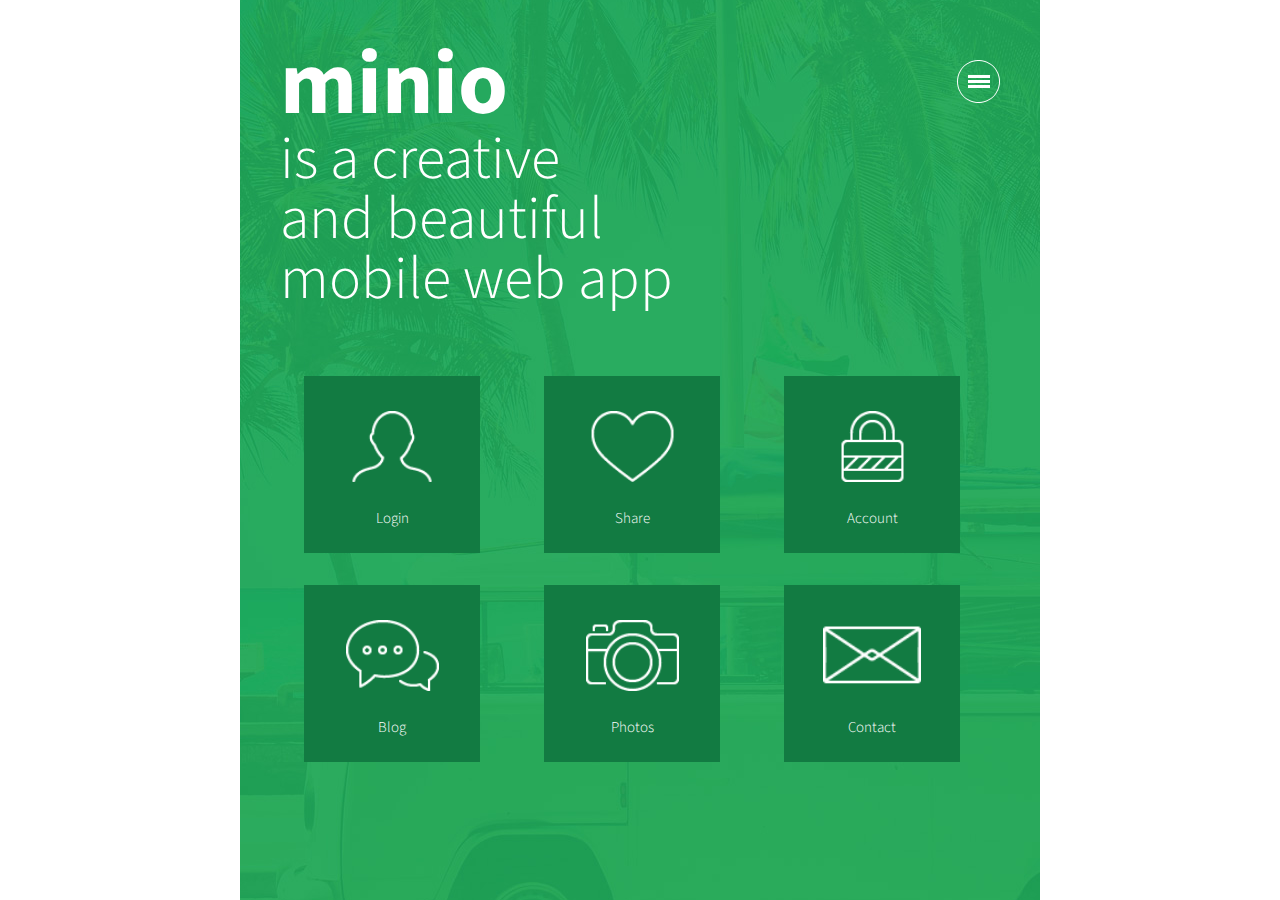
<file: www/index.html>
<!DOCTYPE html>
<html>
<head>
<meta charset="utf-8">
<meta name="viewport" content="width=device-width, initial-scale=1, maximum-scale=1, minimum-scale=1, user-scalable=no, minimal-ui">
<meta name="apple-mobile-web-app-capable" content="yes">
<meta name="apple-mobile-web-app-status-bar-style" content="black">
<link rel="apple-touch-icon" href="images/apple-touch-icon.png" />
<link rel="apple-touch-startup-image" href="images/apple-touch-startup-image-320x460.png" />
<title>RSHD Barabai - mobile web app</title>
<link rel="stylesheet" href="css/framework7.css">
<link rel="stylesheet" href="style.css">
<link type="text/css" rel="stylesheet" href="css/swipebox.css" />
<link href='http://fonts.googleapis.com/css?family=Source+Sans+Pro:400,300,700,900' rel='stylesheet' type='text/css'>
<script type="text/javascript">
    var url = window.location.pathname;
    var filename = url.substring(url.lastIndexOf('/') + 1);
    if (localStorage.login == "true" && filename == 'login.html') {
        window.location.href = "index.html";
    } else if (localStorage.login == null) {
        window.location.href = "login.html";
    } else if (localStorage.login == "false" && filename != 'login.html') {
        window.location.href = "login.html";
    }
</script>
</head>
<body id="mobile_wrap">

    <div class="statusbar-overlay"></div>

    <div class="panel-overlay"></div>

    <div class="panel panel-left panel-cover">
              <nav class="list-nav-small">
                <ul>
                  <li class="home-icon-small"><a href="index.html" class="close-panel">Home</a></li>
                  <li class="about-icon-small"><a href="about.html" class="close-panel">About</a></li>
                  <li class="features-icon-small"><a href="features.html" class="close-panel">Features</a></li>
                  <li class="photos-icon-small"><a href="photos.html" class="close-panel">Gallery</a></li>
                  <li class="video-icon-small"><a href="videos.html" class="close-panel">Videos</a></li>
                  <li class="blog-icon-small"><a href="blog.html" class="close-panel">Blog</a></li>
                  <li class="contact-icon-small"><a href="contact.html" class="close-panel">Contact</a></li>
                </ul>
              </nav>  
    </div>

    <div class="panel panel-right panel-cover">
      <div class="user_login_info">
        <div class="user_thumb">
        <img src="" id="profilepic" style="padding:5px;border:1px solid #ADABAB;border-radius:50px;height:75px;width:75px;" />
        </div>
        <h2 id="email"></h2>
        <p>Edit your account settings</p>
              <nav class="list-nav-small">
                <ul>
                  <li class="about-icon-small"><a href="about.html" class="close-panel">Profile</a></li>
                  <li class="tools-icon-small"><a href="features.html" class="close-panel">Settings</a></li>
                  <li class="lock-icon-small"><a href="features.html" class="close-panel">Account</a></li>
                  <li class="envelope-icon-small"><a href="features.html" class="close-panel">Messages</a></li>
                  <li class="heart-icon-small"><a href="features.html" class="close-panel">Favorites</a></li>
                  <li class="download-icon-small"><a href="features.html" class="close-panel">Downloads</a></li>
                  <li class="logout-icon-small"><a href="#" id="logout" class="close-panel">Logout</a></li>
                </ul>
              </nav>
      </div>
    </div>

    <div class="views">

      <div class="view view-main">

        <div class="pages">

          <div data-page="index" class="page homepage">
            <div class="page-content">
                  
                  <div class="menu_open_icon"><a href="#" data-panel="left" class="open-panel"><img src="images/menu_open_circle.png" alt="" title="" /></a></div>
            
                  <div class="minimal_intro">
                  <span>RSHD</span> <br />
                  Rumah Sakit <br />
                  Umum Daerah <br />
                  H. Damanhuri <br />
                  
                  </div>
                  
                  <nav class="list-nav">
                    <ul>
                      <li class="about-icon"><a href="#" data-popup=".popup-login" class="open-popup">Login</a></li>
                      <li class="heart-icon"><a href="#" data-popup=".popup-social" class="open-popup">Share</a></li>
                      <li class="lock-icon"><a href="#" data-panel="right" class="open-panel">Account</a></li>
                      <li class="blog-icon"><a href="blog.html">Blog</a></li>
                      <li class="photos-icon"><a href="photos.html">Photos</a></li>
                      <li class="contact-icon"><a href="contact.html">Contact</a></li>
                    </ul>
                  </nav>
                  
                  
            </div>
          </div>
        </div>

        

      </div>
    </div>
    
    <!-- About Popup -->
    <div class="popup popup-login">
    <div class="content-block">
      <h4>Login</h4>
            <div class="loginform">
            <form id="LoginForm" method="post">
            <label>Username:</label>
            <input type="text" name="Username" value="" class="form_input required" />
            <label>Password:</label>
            <input type="password" name="Password" value="" class="form_input required" />
            <input type="submit" name="submit" class="form_submit" id="submit" value="Login" />
            </form>
            </div>
      <div class="close_popup_button_gray"><a href="#" class="close-popup">Close</a></div>
    </div>
    </div>
    <!-- Services Popup -->
    <div class="popup popup-social">
    <div class="content-block">
      <h4>Social Share</h4>
      <p>Share icons solution that allows you share and increase your social popularity.</p>
      <ul class="social_share">
      <li><a href="#"><img src="images/icons/white/twitter.png" alt="" title="" /></a></li>
      <li><a href="#"><img src="images/icons/white/facebook.png" alt="" title="" /></a></li>
      <li><a href="#"><img src="images/icons/white/googleplus.png" alt="" title="" /></a></li>
      <li><a href="#"><img src="images/icons/white/dribbble.png" alt="" title="" /></a></li>
      <li><a href="#"><img src="images/icons/white/linkedin.png" alt="" title="" /></a></li>
      <li><a href="#"><img src="images/icons/white/pinterest.png" alt="" title="" /></a></li>
      </ul>
      <div class="close_popup_button"><a href="#" class="close-popup">Close</a></div>
    </div>
    </div>
    
<script type="text/javascript" src="js/jquery-1.10.1.min.js"></script>
<script src="js/jquery.validate.min.js" type="text/javascript"></script>
<script type="text/javascript" src="js/framework7.js"></script>
<script type="text/javascript" src="js/my-app.js"></script>
<script type="text/javascript" src="js/jquery.swipebox.js"></script>
<script type="text/javascript" src="js/jquery.fitvids.js"></script>
<script type="text/javascript" src="js/auth.js"></script>
<script type="text/javascript" src="js/email.js"></script>
  </body>
</html>
</file>
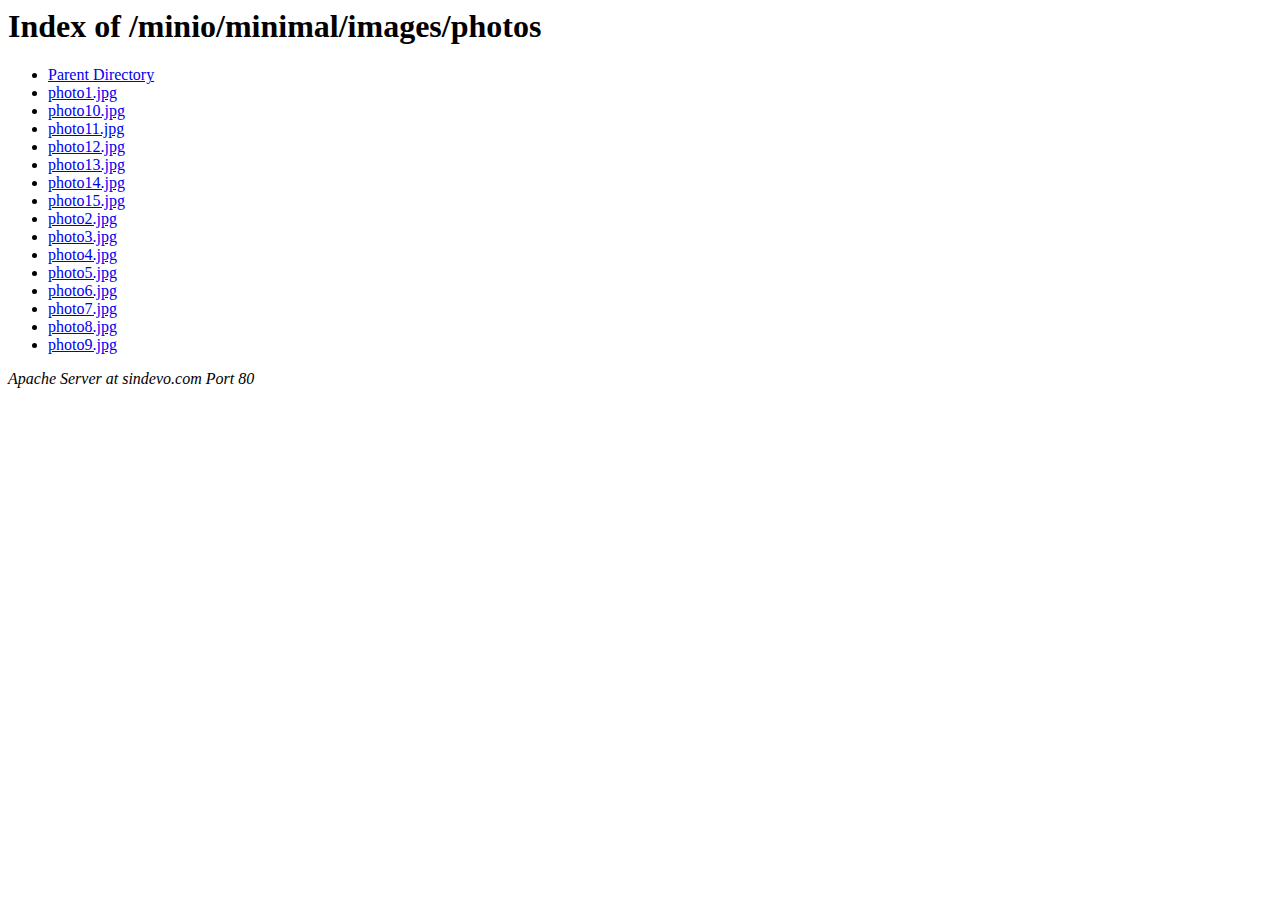
<file: www/images/photos/index.html>
<!DOCTYPE HTML PUBLIC "-//W3C//DTD HTML 3.2 Final//EN">
<html>
 <head>
  <title>Index of /minio/minimal/images/photos</title>
 </head>
 <body>
<h1>Index of /minio/minimal/images/photos</h1>
<ul><li><a href="/minio/minimal/images/"> Parent Directory</a></li>
<li><a href="photo1.jpg"> photo1.jpg</a></li>
<li><a href="photo10.jpg"> photo10.jpg</a></li>
<li><a href="photo11.jpg"> photo11.jpg</a></li>
<li><a href="photo12.jpg"> photo12.jpg</a></li>
<li><a href="photo13.jpg"> photo13.jpg</a></li>
<li><a href="photo14.jpg"> photo14.jpg</a></li>
<li><a href="photo15.jpg"> photo15.jpg</a></li>
<li><a href="photo2.jpg"> photo2.jpg</a></li>
<li><a href="photo3.jpg"> photo3.jpg</a></li>
<li><a href="photo4.jpg"> photo4.jpg</a></li>
<li><a href="photo5.jpg"> photo5.jpg</a></li>
<li><a href="photo6.jpg"> photo6.jpg</a></li>
<li><a href="photo7.jpg"> photo7.jpg</a></li>
<li><a href="photo8.jpg"> photo8.jpg</a></li>
<li><a href="photo9.jpg"> photo9.jpg</a></li>
</ul>
<address>Apache Server at sindevo.com Port 80</address>
</body></html>
</file>
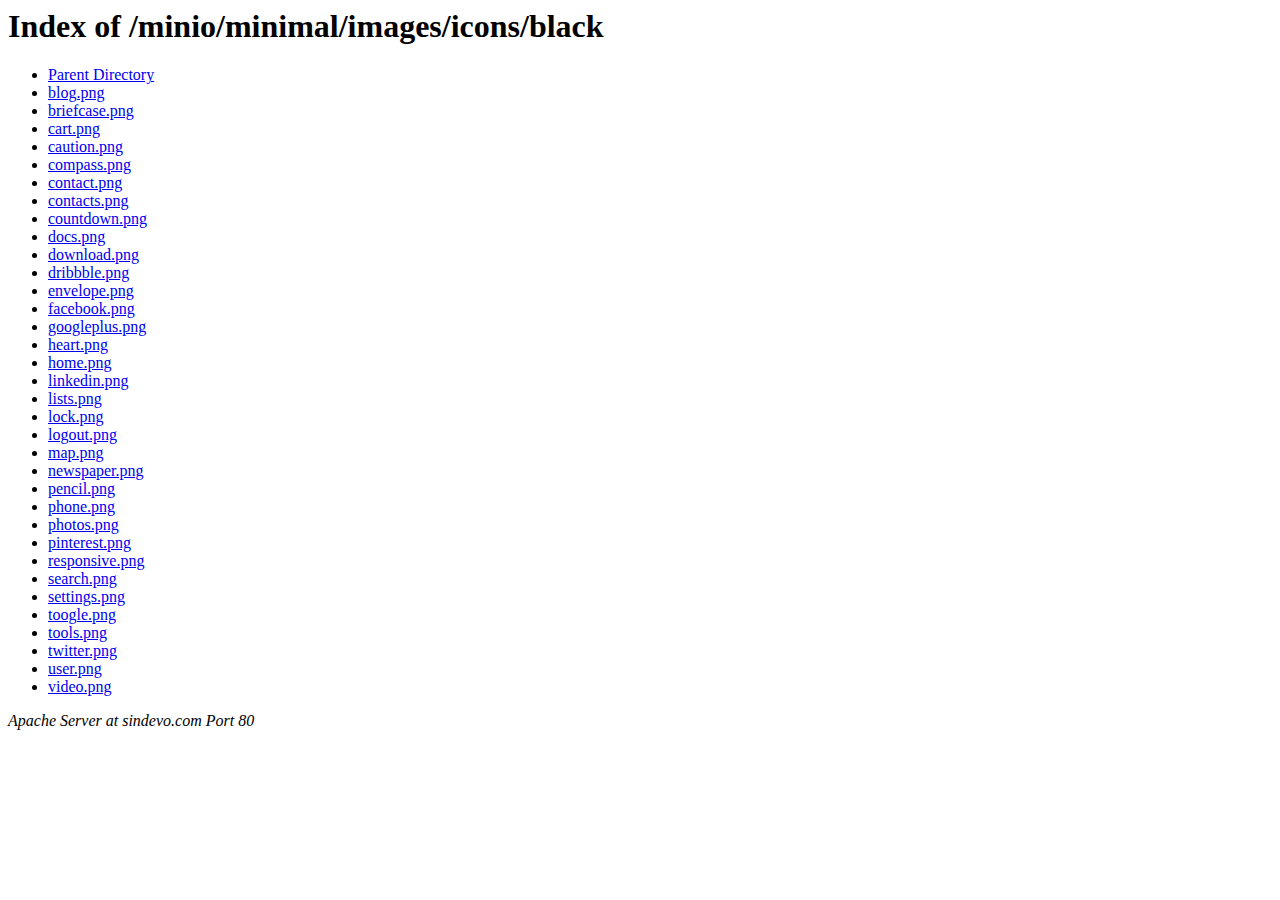
<file: www/images/icons/black/index.html>
<!DOCTYPE HTML PUBLIC "-//W3C//DTD HTML 3.2 Final//EN">
<html>
 <head>
  <title>Index of /minio/minimal/images/icons/black</title>
 </head>
 <body>
<h1>Index of /minio/minimal/images/icons/black</h1>
<ul><li><a href="/minio/minimal/images/icons/"> Parent Directory</a></li>
<li><a href="blog.png"> blog.png</a></li>
<li><a href="briefcase.png"> briefcase.png</a></li>
<li><a href="cart.png"> cart.png</a></li>
<li><a href="caution.png"> caution.png</a></li>
<li><a href="compass.png"> compass.png</a></li>
<li><a href="contact.png"> contact.png</a></li>
<li><a href="contacts.png"> contacts.png</a></li>
<li><a href="countdown.png"> countdown.png</a></li>
<li><a href="docs.png"> docs.png</a></li>
<li><a href="download.png"> download.png</a></li>
<li><a href="dribbble.png"> dribbble.png</a></li>
<li><a href="envelope.png"> envelope.png</a></li>
<li><a href="facebook.png"> facebook.png</a></li>
<li><a href="googleplus.png"> googleplus.png</a></li>
<li><a href="heart.png"> heart.png</a></li>
<li><a href="home.png"> home.png</a></li>
<li><a href="linkedin.png"> linkedin.png</a></li>
<li><a href="lists.png"> lists.png</a></li>
<li><a href="lock.png"> lock.png</a></li>
<li><a href="logout.png"> logout.png</a></li>
<li><a href="map.png"> map.png</a></li>
<li><a href="newspaper.png"> newspaper.png</a></li>
<li><a href="pencil.png"> pencil.png</a></li>
<li><a href="phone.png"> phone.png</a></li>
<li><a href="photos.png"> photos.png</a></li>
<li><a href="pinterest.png"> pinterest.png</a></li>
<li><a href="responsive.png"> responsive.png</a></li>
<li><a href="search.png"> search.png</a></li>
<li><a href="settings.png"> settings.png</a></li>
<li><a href="toogle.png"> toogle.png</a></li>
<li><a href="tools.png"> tools.png</a></li>
<li><a href="twitter.png"> twitter.png</a></li>
<li><a href="user.png"> user.png</a></li>
<li><a href="video.png"> video.png</a></li>
</ul>
<address>Apache Server at sindevo.com Port 80</address>
</body></html>
</file>
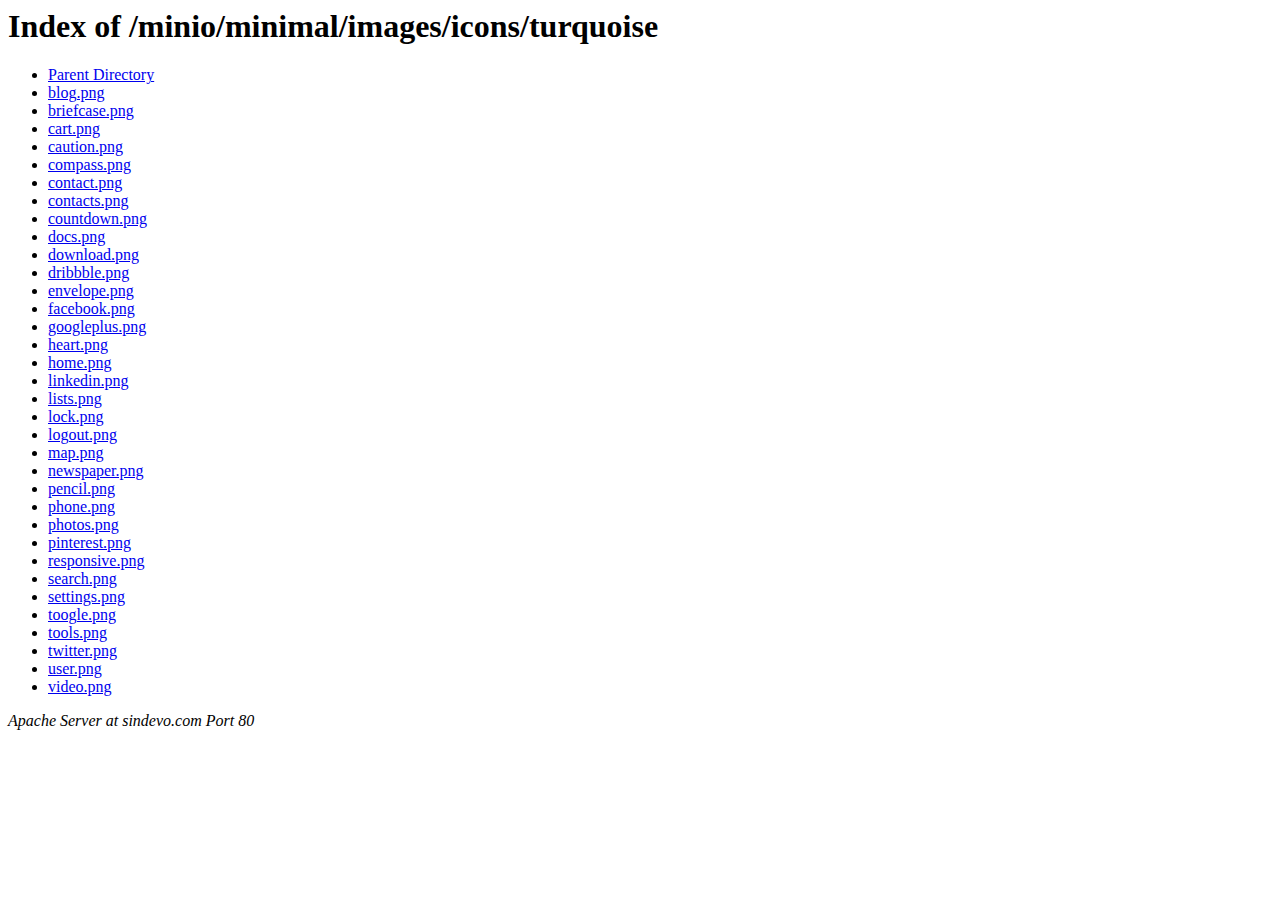
<file: www/images/icons/turquoise/index.html>
<!DOCTYPE HTML PUBLIC "-//W3C//DTD HTML 3.2 Final//EN">
<html>
 <head>
  <title>Index of /minio/minimal/images/icons/turquoise</title>
 </head>
 <body>
<h1>Index of /minio/minimal/images/icons/turquoise</h1>
<ul><li><a href="/minio/minimal/images/icons/"> Parent Directory</a></li>
<li><a href="blog.png"> blog.png</a></li>
<li><a href="briefcase.png"> briefcase.png</a></li>
<li><a href="cart.png"> cart.png</a></li>
<li><a href="caution.png"> caution.png</a></li>
<li><a href="compass.png"> compass.png</a></li>
<li><a href="contact.png"> contact.png</a></li>
<li><a href="contacts.png"> contacts.png</a></li>
<li><a href="countdown.png"> countdown.png</a></li>
<li><a href="docs.png"> docs.png</a></li>
<li><a href="download.png"> download.png</a></li>
<li><a href="dribbble.png"> dribbble.png</a></li>
<li><a href="envelope.png"> envelope.png</a></li>
<li><a href="facebook.png"> facebook.png</a></li>
<li><a href="googleplus.png"> googleplus.png</a></li>
<li><a href="heart.png"> heart.png</a></li>
<li><a href="home.png"> home.png</a></li>
<li><a href="linkedin.png"> linkedin.png</a></li>
<li><a href="lists.png"> lists.png</a></li>
<li><a href="lock.png"> lock.png</a></li>
<li><a href="logout.png"> logout.png</a></li>
<li><a href="map.png"> map.png</a></li>
<li><a href="newspaper.png"> newspaper.png</a></li>
<li><a href="pencil.png"> pencil.png</a></li>
<li><a href="phone.png"> phone.png</a></li>
<li><a href="photos.png"> photos.png</a></li>
<li><a href="pinterest.png"> pinterest.png</a></li>
<li><a href="responsive.png"> responsive.png</a></li>
<li><a href="search.png"> search.png</a></li>
<li><a href="settings.png"> settings.png</a></li>
<li><a href="toogle.png"> toogle.png</a></li>
<li><a href="tools.png"> tools.png</a></li>
<li><a href="twitter.png"> twitter.png</a></li>
<li><a href="user.png"> user.png</a></li>
<li><a href="video.png"> video.png</a></li>
</ul>
<address>Apache Server at sindevo.com Port 80</address>
</body></html>
</file>
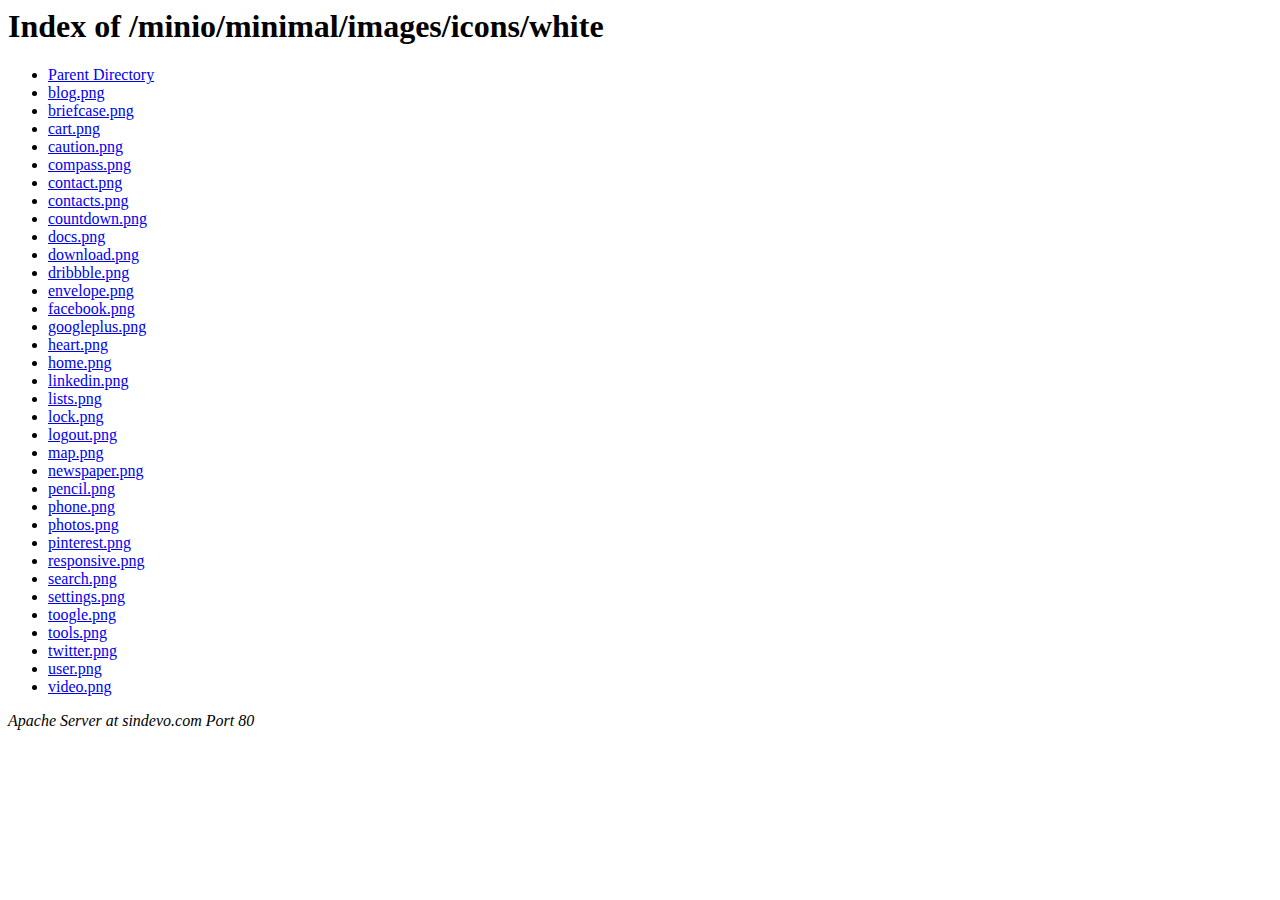
<file: www/images/icons/white/index.html>
<!DOCTYPE HTML PUBLIC "-//W3C//DTD HTML 3.2 Final//EN">
<html>
 <head>
  <title>Index of /minio/minimal/images/icons/white</title>
 </head>
 <body>
<h1>Index of /minio/minimal/images/icons/white</h1>
<ul><li><a href="/minio/minimal/images/icons/"> Parent Directory</a></li>
<li><a href="blog.png"> blog.png</a></li>
<li><a href="briefcase.png"> briefcase.png</a></li>
<li><a href="cart.png"> cart.png</a></li>
<li><a href="caution.png"> caution.png</a></li>
<li><a href="compass.png"> compass.png</a></li>
<li><a href="contact.png"> contact.png</a></li>
<li><a href="contacts.png"> contacts.png</a></li>
<li><a href="countdown.png"> countdown.png</a></li>
<li><a href="docs.png"> docs.png</a></li>
<li><a href="download.png"> download.png</a></li>
<li><a href="dribbble.png"> dribbble.png</a></li>
<li><a href="envelope.png"> envelope.png</a></li>
<li><a href="facebook.png"> facebook.png</a></li>
<li><a href="googleplus.png"> googleplus.png</a></li>
<li><a href="heart.png"> heart.png</a></li>
<li><a href="home.png"> home.png</a></li>
<li><a href="linkedin.png"> linkedin.png</a></li>
<li><a href="lists.png"> lists.png</a></li>
<li><a href="lock.png"> lock.png</a></li>
<li><a href="logout.png"> logout.png</a></li>
<li><a href="map.png"> map.png</a></li>
<li><a href="newspaper.png"> newspaper.png</a></li>
<li><a href="pencil.png"> pencil.png</a></li>
<li><a href="phone.png"> phone.png</a></li>
<li><a href="photos.png"> photos.png</a></li>
<li><a href="pinterest.png"> pinterest.png</a></li>
<li><a href="responsive.png"> responsive.png</a></li>
<li><a href="search.png"> search.png</a></li>
<li><a href="settings.png"> settings.png</a></li>
<li><a href="toogle.png"> toogle.png</a></li>
<li><a href="tools.png"> tools.png</a></li>
<li><a href="twitter.png"> twitter.png</a></li>
<li><a href="user.png"> user.png</a></li>
<li><a href="video.png"> video.png</a></li>
</ul>
<address>Apache Server at sindevo.com Port 80</address>
</body></html>
</file>
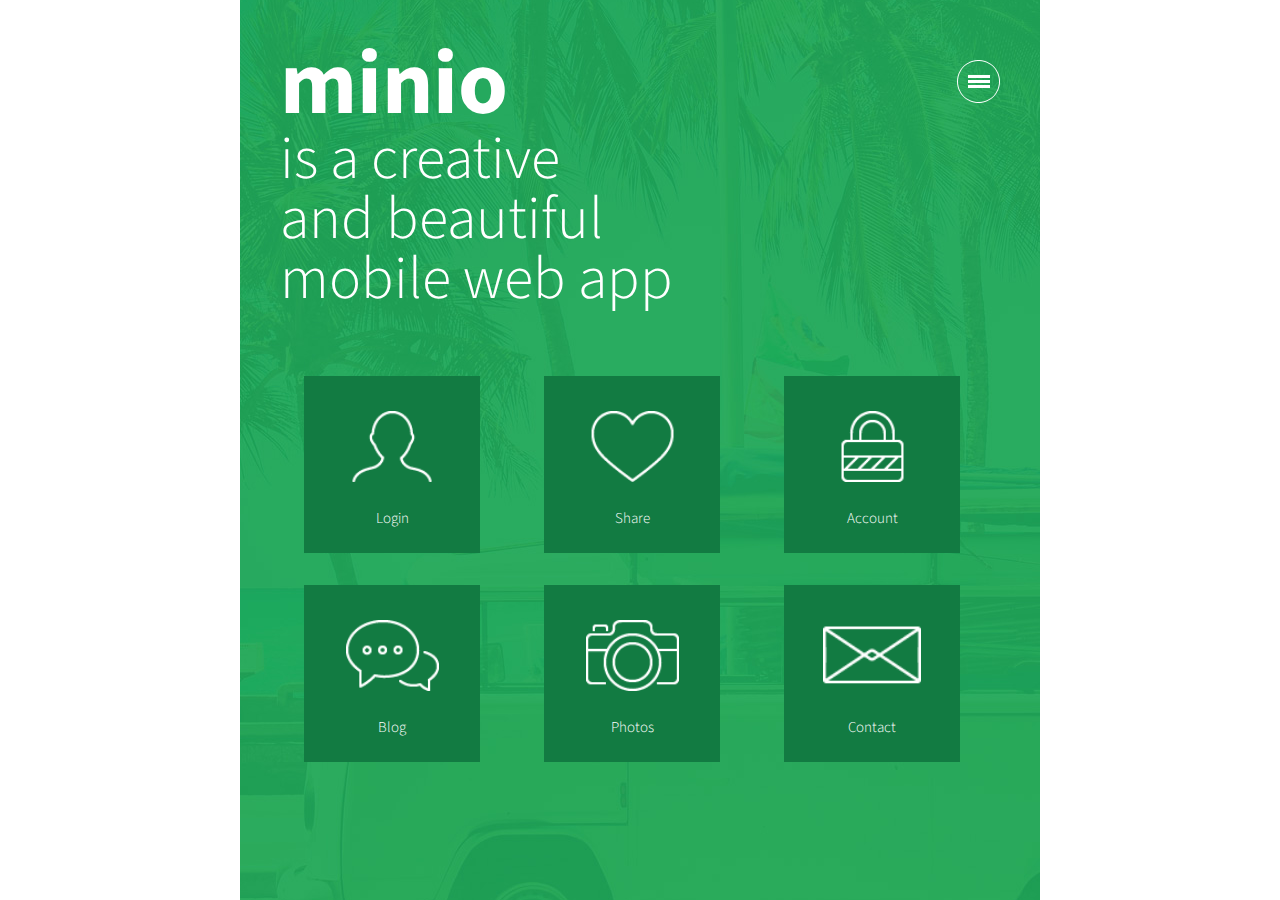
<file: www/login.html>
<!DOCTYPE html>
<html>
<head>
<meta charset="utf-8">
<meta name="viewport" content="width=device-width, initial-scale=1, maximum-scale=1, minimum-scale=1, user-scalable=no, minimal-ui">
<meta name="apple-mobile-web-app-capable" content="yes">
<meta name="apple-mobile-web-app-status-bar-style" content="black">
<link rel="apple-touch-icon" href="images/apple-touch-icon.png" />
<link rel="apple-touch-startup-image" href="images/apple-touch-startup-image-320x460.png" />
<title>minio - mobile web app template</title>
<link rel="stylesheet" href="css/framework7.css">
<link rel="stylesheet" href="style.css">
<link type="text/css" rel="stylesheet" href="css/swipebox.css" />
<link href='http://fonts.googleapis.com/css?family=Source+Sans+Pro:400,300,700,900' rel='stylesheet' type='text/css'>
<script type="text/javascript">
    var url = window.location.pathname;var filename = url.substring(url.lastIndexOf('/')+1);
    if(localStorage.login=="true" && filename == 'login.html'){window.location.href = "index.html";}
    else if(localStorage.login=="false" && filename != 'login.html'){window.location.href = "login.html";}
</script>
</head>
<body id="mobile_wrap">

    <div class="statusbar-overlay"></div>

    <div class="panel-overlay"></div>

    <div class="panel panel-left panel-cover">
              <nav class="list-nav-small">
                <ul>
                  <li class="home-icon-small"><a href="index.html" class="close-panel">Home</a></li>
                  <li class="about-icon-small"><a href="about.html" class="close-panel">About</a></li>
                  <li class="features-icon-small"><a href="features.html" class="close-panel">Features</a></li>
                  <li class="photos-icon-small"><a href="photos.html" class="close-panel">Gallery</a></li>
                  <li class="video-icon-small"><a href="videos.html" class="close-panel">Videos</a></li>
                  <li class="blog-icon-small"><a href="blog.html" class="close-panel">Blog</a></li>
                  <li class="contact-icon-small"><a href="contact.html" class="close-panel">Contact</a></li>
                </ul>
              </nav>  
    </div>

    <div class="panel panel-right panel-cover">
      <div class="user_login_info">
        <div class="user_thumb">
        <img src="images/photos/photo12.jpg" alt="" title="" />
        </div>
        <h2>Hi, username</h2>
        <p>Edit your account settings</p>
              <nav class="list-nav-small">
                <ul>
                  <li class="about-icon-small"><a href="about.html" class="close-panel">Profile</a></li>
                  <li class="tools-icon-small"><a href="features.html" class="close-panel">Settings</a></li>
                  <li class="lock-icon-small"><a href="features.html" class="close-panel">Account</a></li>
                  <li class="envelope-icon-small"><a href="features.html" class="close-panel">Messages</a></li>
                  <li class="heart-icon-small"><a href="features.html" class="close-panel">Favorites</a></li>
                  <li class="download-icon-small"><a href="features.html" class="close-panel">Downloads</a></li>
                  <li class="logout-icon-small"><a href="index.html" class="close-panel">Logout</a></li>
                </ul>
              </nav>
      </div>
    </div>

    <div class="views">

      <div class="view view-main">

        <div class="pages">

          <div data-page="index" class="page homepage">
            <div class="page-content">
                  
                  <div class="menu_open_icon"><a href="index.html#" data-panel="left" class="open-panel"><img src="images/menu_open_circle.png" alt="" title="" /></a></div>
            
                  <div class="minimal_intro">
                  <span>minio</span> <br />
                  is a creative<br />
                  and beautiful <br />
                  mobile web app <br />
                  
                  </div>
                  
                  <nav class="list-nav">
                    <ul>
                      <li class="about-icon"><a href="index.html#" data-popup=".popup-login" class="open-popup">Login</a></li>
                      <li class="heart-icon"><a href="index.html#" data-popup=".popup-social" class="open-popup">Share</a></li>
                      <li class="lock-icon"><a href="index.html#" data-panel="right" class="open-panel">Account</a></li>
                      <li class="blog-icon"><a href="blog.html">Blog</a></li>
                      <li class="photos-icon"><a href="photos.html">Photos</a></li>
                      <li class="contact-icon"><a href="contact.html">Contact</a></li>
                    </ul>
                  </nav>
                  
                  
            </div>
          </div>
        </div>

        

      </div>
    </div>
    
    <!-- About Popup -->
    <div class="popup popup-login">
    <div class="content-block">
      <h4>Login</h4>
            <div class="loginform">
            <label>Username:</label>
            <input type="email" id="email" value="" class="form_input required" />
            <label>Password:</label>
            <input type="password" id="password" value="" class="form_input required" />
            <input type="submit" name="submit" class="form_submit" id="login" value="Login" />
            </div>
      <div class="close_popup_button_gray"><a href="index.html#" class="close-popup">Close</a></div>
    </div>
    </div>
    <!-- Services Popup -->
    <div class="popup popup-social">
    <div class="content-block">
      <h4>Social Share</h4>
      <p>Share icons solution that allows you share and increase your social popularity.</p>
      <ul class="social_share">
      <li><a href="index.html#"><img src="images/icons/white/twitter.png" alt="" title="" /></a></li>
      <li><a href="index.html#"><img src="images/icons/white/facebook.png" alt="" title="" /></a></li>
      <li><a href="index.html#"><img src="images/icons/white/googleplus.png" alt="" title="" /></a></li>
      <li><a href="index.html#"><img src="images/icons/white/dribbble.png" alt="" title="" /></a></li>
      <li><a href="index.html#"><img src="images/icons/white/linkedin.png" alt="" title="" /></a></li>
      <li><a href="index.html#"><img src="images/icons/white/pinterest.png" alt="" title="" /></a></li>
      </ul>
      <div class="close_popup_button"><a href="index.html#" class="close-popup">Close</a></div>
    </div>
    </div>
    
<script type="text/javascript" src="js/jquery-1.10.1.min.js"></script>
<script src="js/jquery.validate.min.js" type="text/javascript"></script>
<script type="text/javascript" src="js/framework7.js"></script>
<script type="text/javascript" src="js/my-app.js"></script>
<script type="text/javascript" src="js/jquery.swipebox.js"></script>
<script type="text/javascript" src="js/jquery.fitvids.js"></script>
<script type="text/javascript" src="js/auth.js"></script>
<script type="text/javascript" src="js/email.js"></script>
  </body>
</html>
</file>
<file: www/css/framework7.css>
/**
 * Framework7 1.4.0
 * Full Featured Mobile HTML Framework For Building iOS & Android Apps
 * 
 * iOS Theme
 *
 * http://www.idangero.us/framework7
 * 
 * Copyright 2015, Vladimir Kharlampidi
 * The iDangero.us
 * http://www.idangero.us/
 * 
 * Licensed under MIT
 * 
 * Released on: December 7, 2015
 */
html,
body {
  position: relative;
  height: 100%;
  width: 100%;
  overflow-x: hidden;
}
body {
  font-family: -apple-system, SF UI Text, Helvetica Neue, Helvetica, Arial, sans-serif;
  margin: 0;
  padding: 0;
  color: #000;
  font-size: 14px;
  line-height: 1.4;
  width: 100%;
  -webkit-text-size-adjust: 100%;
  background: #fff;
  overflow: hidden;
}
@media all and (width: 1024px) and (height: 691px) and (orientation: landscape) {
  html,
  body {
    height: 671px;
  }
}
@media all and (width: 1024px) and (height: 692px) and (orientation: landscape) {
  html,
  body {
    height: 672px;
  }
}
* {
  -webkit-tap-highlight-color: rgba(0, 0, 0, 0);
  -webkit-touch-callout: none;
}
a,
input,
textarea,
select {
  outline: 0;
}
a {
  text-decoration: none;
  color: #007aff;
}
p {
  margin: 1em 0;
}
/* === Grid === */
.row {
  display: -webkit-box;
  display: -ms-flexbox;
  display: -webkit-flex;
  display: flex;
  -webkit-box-pack: justify;
  -ms-flex-pack: justify;
  -webkit-justify-content: space-between;
  justify-content: space-between;
  -webkit-box-lines: multiple;
  -moz-box-lines: multiple;
  -webkit-flex-wrap: wrap;
  -ms-flex-wrap: wrap;
  flex-wrap: wrap;
  -webkit-box-align: start;
  -ms-flex-align: start;
  -webkit-align-items: flex-start;
  align-items: flex-start;
}
.row > [class*="col-"] {
  box-sizing: border-box;
}
.row .col-auto {
  width: 100%;
}
.row .col-100 {
  width: 100%;
  width: -webkit-calc((100% - 15px*0) / 1);
  width: calc((100% - 15px*0) / 1);
}
.row.no-gutter .col-100 {
  width: 100%;
}
.row .col-95 {
  width: 95%;
  width: -webkit-calc((100% - 15px*0.05263157894736836) / 1.0526315789473684);
  width: calc((100% - 15px*0.05263157894736836) / 1.0526315789473684);
}
.row.no-gutter .col-95 {
  width: 95%;
}
.row .col-90 {
  width: 90%;
  width: -webkit-calc((100% - 15px*0.11111111111111116) / 1.1111111111111112);
  width: calc((100% - 15px*0.11111111111111116) / 1.1111111111111112);
}
.row.no-gutter .col-90 {
  width: 90%;
}
.row .col-85 {
  width: 85%;
  width: -webkit-calc((100% - 15px*0.17647058823529416) / 1.1764705882352942);
  width: calc((100% - 15px*0.17647058823529416) / 1.1764705882352942);
}
.row.no-gutter .col-85 {
  width: 85%;
}
.row .col-80 {
  width: 80%;
  width: -webkit-calc((100% - 15px*0.25) / 1.25);
  width: calc((100% - 15px*0.25) / 1.25);
}
.row.no-gutter .col-80 {
  width: 80%;
}
.row .col-75 {
  width: 75%;
  width: -webkit-calc((100% - 15px*0.33333333333333326) / 1.3333333333333333);
  width: calc((100% - 15px*0.33333333333333326) / 1.3333333333333333);
}
.row.no-gutter .col-75 {
  width: 75%;
}
.row .col-66 {
  width: 66.66666666666666%;
  width: -webkit-calc((100% - 15px*0.5000000000000002) / 1.5000000000000002);
  width: calc((100% - 15px*0.5000000000000002) / 1.5000000000000002);
}
.row.no-gutter .col-66 {
  width: 66.66666666666666%;
}
.row .col-60 {
  width: 60%;
  width: -webkit-calc((100% - 15px*0.6666666666666667) / 1.6666666666666667);
  width: calc((100% - 15px*0.6666666666666667) / 1.6666666666666667);
}
.row.no-gutter .col-60 {
  width: 60%;
}
.row .col-50 {
  width: 50%;
  width: -webkit-calc((100% - 15px*1) / 2);
  width: calc((100% - 15px*1) / 2);
}
.row.no-gutter .col-50 {
  width: 50%;
}
.row .col-40 {
  width: 40%;
  width: -webkit-calc((100% - 15px*1.5) / 2.5);
  width: calc((100% - 15px*1.5) / 2.5);
}
.row.no-gutter .col-40 {
  width: 40%;
}
.row .col-33 {
  width: 33.333333333333336%;
  width: -webkit-calc((100% - 15px*2) / 3);
  width: calc((100% - 15px*2) / 3);
}
.row.no-gutter .col-33 {
  width: 33.333333333333336%;
}
.row .col-25 {
  width: 25%;
  width: -webkit-calc((100% - 15px*3) / 4);
  width: calc((100% - 15px*3) / 4);
}
.row.no-gutter .col-25 {
  width: 25%;
}
.row .col-20 {
  width: 20%;
  width: -webkit-calc((100% - 15px*4) / 5);
  width: calc((100% - 15px*4) / 5);
}
.row.no-gutter .col-20 {
  width: 20%;
}
.row .col-15 {
  width: 15%;
  width: -webkit-calc((100% - 15px*5.666666666666667) / 6.666666666666667);
  width: calc((100% - 15px*5.666666666666667) / 6.666666666666667);
}
.row.no-gutter .col-15 {
  width: 15%;
}
.row .col-10 {
  width: 10%;
  width: -webkit-calc((100% - 15px*9) / 10);
  width: calc((100% - 15px*9) / 10);
}
.row.no-gutter .col-10 {
  width: 10%;
}
.row .col-5 {
  width: 5%;
  width: -webkit-calc((100% - 15px*19) / 20);
  width: calc((100% - 15px*19) / 20);
}
.row.no-gutter .col-5 {
  width: 5%;
}
.row .col-auto:nth-last-child(1),
.row .col-auto:nth-last-child(1) ~ .col-auto {
  width: 100%;
  width: -webkit-calc((100% - 15px*0) / 1);
  width: calc((100% - 15px*0) / 1);
}
.row.no-gutter .col-auto:nth-last-child(1),
.row.no-gutter .col-auto:nth-last-child(1) ~ .col-auto {
  width: 100%;
}
.row .col-auto:nth-last-child(2),
.row .col-auto:nth-last-child(2) ~ .col-auto {
  width: 50%;
  width: -webkit-calc((100% - 15px*1) / 2);
  width: calc((100% - 15px*1) / 2);
}
.row.no-gutter .col-auto:nth-last-child(2),
.row.no-gutter .col-auto:nth-last-child(2) ~ .col-auto {
  width: 50%;
}
.row .col-auto:nth-last-child(3),
.row .col-auto:nth-last-child(3) ~ .col-auto {
  width: 33.33333333%;
  width: -webkit-calc((100% - 15px*2) / 3);
  width: calc((100% - 15px*2) / 3);
}
.row.no-gutter .col-auto:nth-last-child(3),
.row.no-gutter .col-auto:nth-last-child(3) ~ .col-auto {
  width: 33.33333333%;
}
.row .col-auto:nth-last-child(4),
.row .col-auto:nth-last-child(4) ~ .col-auto {
  width: 25%;
  width: -webkit-calc((100% - 15px*3) / 4);
  width: calc((100% - 15px*3) / 4);
}
.row.no-gutter .col-auto:nth-last-child(4),
.row.no-gutter .col-auto:nth-last-child(4) ~ .col-auto {
  width: 25%;
}
.row .col-auto:nth-last-child(5),
.row .col-auto:nth-last-child(5) ~ .col-auto {
  width: 20%;
  width: -webkit-calc((100% - 15px*4) / 5);
  width: calc((100% - 15px*4) / 5);
}
.row.no-gutter .col-auto:nth-last-child(5),
.row.no-gutter .col-auto:nth-last-child(5) ~ .col-auto {
  width: 20%;
}
.row .col-auto:nth-last-child(6),
.row .col-auto:nth-last-child(6) ~ .col-auto {
  width: 16.66666667%;
  width: -webkit-calc((100% - 15px*5) / 6);
  width: calc((100% - 15px*5) / 6);
}
.row.no-gutter .col-auto:nth-last-child(6),
.row.no-gutter .col-auto:nth-last-child(6) ~ .col-auto {
  width: 16.66666667%;
}
.row .col-auto:nth-last-child(7),
.row .col-auto:nth-last-child(7) ~ .col-auto {
  width: 14.28571429%;
  width: -webkit-calc((100% - 15px*6) / 7);
  width: calc((100% - 15px*6) / 7);
}
.row.no-gutter .col-auto:nth-last-child(7),
.row.no-gutter .col-auto:nth-last-child(7) ~ .col-auto {
  width: 14.28571429%;
}
.row .col-auto:nth-last-child(8),
.row .col-auto:nth-last-child(8) ~ .col-auto {
  width: 12.5%;
  width: -webkit-calc((100% - 15px*7) / 8);
  width: calc((100% - 15px*7) / 8);
}
.row.no-gutter .col-auto:nth-last-child(8),
.row.no-gutter .col-auto:nth-last-child(8) ~ .col-auto {
  width: 12.5%;
}
.row .col-auto:nth-last-child(9),
.row .col-auto:nth-last-child(9) ~ .col-auto {
  width: 11.11111111%;
  width: -webkit-calc((100% - 15px*8) / 9);
  width: calc((100% - 15px*8) / 9);
}
.row.no-gutter .col-auto:nth-last-child(9),
.row.no-gutter .col-auto:nth-last-child(9) ~ .col-auto {
  width: 11.11111111%;
}
.row .col-auto:nth-last-child(10),
.row .col-auto:nth-last-child(10) ~ .col-auto {
  width: 10%;
  width: -webkit-calc((100% - 15px*9) / 10);
  width: calc((100% - 15px*9) / 10);
}
.row.no-gutter .col-auto:nth-last-child(10),
.row.no-gutter .col-auto:nth-last-child(10) ~ .col-auto {
  width: 10%;
}
.row .col-auto:nth-last-child(11),
.row .col-auto:nth-last-child(11) ~ .col-auto {
  width: 9.09090909%;
  width: -webkit-calc((100% - 15px*10) / 11);
  width: calc((100% - 15px*10) / 11);
}
.row.no-gutter .col-auto:nth-last-child(11),
.row.no-gutter .col-auto:nth-last-child(11) ~ .col-auto {
  width: 9.09090909%;
}
.row .col-auto:nth-last-child(12),
.row .col-auto:nth-last-child(12) ~ .col-auto {
  width: 8.33333333%;
  width: -webkit-calc((100% - 15px*11) / 12);
  width: calc((100% - 15px*11) / 12);
}
.row.no-gutter .col-auto:nth-last-child(12),
.row.no-gutter .col-auto:nth-last-child(12) ~ .col-auto {
  width: 8.33333333%;
}
.row .col-auto:nth-last-child(13),
.row .col-auto:nth-last-child(13) ~ .col-auto {
  width: 7.69230769%;
  width: -webkit-calc((100% - 15px*12) / 13);
  width: calc((100% - 15px*12) / 13);
}
.row.no-gutter .col-auto:nth-last-child(13),
.row.no-gutter .col-auto:nth-last-child(13) ~ .col-auto {
  width: 7.69230769%;
}
.row .col-auto:nth-last-child(14),
.row .col-auto:nth-last-child(14) ~ .col-auto {
  width: 7.14285714%;
  width: -webkit-calc((100% - 15px*13) / 14);
  width: calc((100% - 15px*13) / 14);
}
.row.no-gutter .col-auto:nth-last-child(14),
.row.no-gutter .col-auto:nth-last-child(14) ~ .col-auto {
  width: 7.14285714%;
}
.row .col-auto:nth-last-child(15),
.row .col-auto:nth-last-child(15) ~ .col-auto {
  width: 6.66666667%;
  width: -webkit-calc((100% - 15px*14) / 15);
  width: calc((100% - 15px*14) / 15);
}
.row.no-gutter .col-auto:nth-last-child(15),
.row.no-gutter .col-auto:nth-last-child(15) ~ .col-auto {
  width: 6.66666667%;
}
@media all and (min-width: 768px) {
  .row .tablet-100 {
    width: 100%;
    width: -webkit-calc((100% - 15px*0) / 1);
    width: calc((100% - 15px*0) / 1);
  }
  .row.no-gutter .tablet-100 {
    width: 100%;
  }
  .row .tablet-95 {
    width: 95%;
    width: -webkit-calc((100% - 15px*0.05263157894736836) / 1.0526315789473684);
    width: calc((100% - 15px*0.05263157894736836) / 1.0526315789473684);
  }
  .row.no-gutter .tablet-95 {
    width: 95%;
  }
  .row .tablet-90 {
    width: 90%;
    width: -webkit-calc((100% - 15px*0.11111111111111116) / 1.1111111111111112);
    width: calc((100% - 15px*0.11111111111111116) / 1.1111111111111112);
  }
  .row.no-gutter .tablet-90 {
    width: 90%;
  }
  .row .tablet-85 {
    width: 85%;
    width: -webkit-calc((100% - 15px*0.17647058823529416) / 1.1764705882352942);
    width: calc((100% - 15px*0.17647058823529416) / 1.1764705882352942);
  }
  .row.no-gutter .tablet-85 {
    width: 85%;
  }
  .row .tablet-80 {
    width: 80%;
    width: -webkit-calc((100% - 15px*0.25) / 1.25);
    width: calc((100% - 15px*0.25) / 1.25);
  }
  .row.no-gutter .tablet-80 {
    width: 80%;
  }
  .row .tablet-75 {
    width: 75%;
    width: -webkit-calc((100% - 15px*0.33333333333333326) / 1.3333333333333333);
    width: calc((100% - 15px*0.33333333333333326) / 1.3333333333333333);
  }
  .row.no-gutter .tablet-75 {
    width: 75%;
  }
  .row .tablet-66 {
    width: 66.66666666666666%;
    width: -webkit-calc((100% - 15px*0.5000000000000002) / 1.5000000000000002);
    width: calc((100% - 15px*0.5000000000000002) / 1.5000000000000002);
  }
  .row.no-gutter .tablet-66 {
    width: 66.66666666666666%;
  }
  .row .tablet-60 {
    width: 60%;
    width: -webkit-calc((100% - 15px*0.6666666666666667) / 1.6666666666666667);
    width: calc((100% - 15px*0.6666666666666667) / 1.6666666666666667);
  }
  .row.no-gutter .tablet-60 {
    width: 60%;
  }
  .row .tablet-50 {
    width: 50%;
    width: -webkit-calc((100% - 15px*1) / 2);
    width: calc((100% - 15px*1) / 2);
  }
  .row.no-gutter .tablet-50 {
    width: 50%;
  }
  .row .tablet-40 {
    width: 40%;
    width: -webkit-calc((100% - 15px*1.5) / 2.5);
    width: calc((100% - 15px*1.5) / 2.5);
  }
  .row.no-gutter .tablet-40 {
    width: 40%;
  }
  .row .tablet-33 {
    width: 33.333333333333336%;
    width: -webkit-calc((100% - 15px*2) / 3);
    width: calc((100% - 15px*2) / 3);
  }
  .row.no-gutter .tablet-33 {
    width: 33.333333333333336%;
  }
  .row .tablet-25 {
    width: 25%;
    width: -webkit-calc((100% - 15px*3) / 4);
    width: calc((100% - 15px*3) / 4);
  }
  .row.no-gutter .tablet-25 {
    width: 25%;
  }
  .row .tablet-20 {
    width: 20%;
    width: -webkit-calc((100% - 15px*4) / 5);
    width: calc((100% - 15px*4) / 5);
  }
  .row.no-gutter .tablet-20 {
    width: 20%;
  }
  .row .tablet-15 {
    width: 15%;
    width: -webkit-calc((100% - 15px*5.666666666666667) / 6.666666666666667);
    width: calc((100% - 15px*5.666666666666667) / 6.666666666666667);
  }
  .row.no-gutter .tablet-15 {
    width: 15%;
  }
  .row .tablet-10 {
    width: 10%;
    width: -webkit-calc((100% - 15px*9) / 10);
    width: calc((100% - 15px*9) / 10);
  }
  .row.no-gutter .tablet-10 {
    width: 10%;
  }
  .row .tablet-5 {
    width: 5%;
    width: -webkit-calc((100% - 15px*19) / 20);
    width: calc((100% - 15px*19) / 20);
  }
  .row.no-gutter .tablet-5 {
    width: 5%;
  }
  .row .tablet-auto:nth-last-child(1),
  .row .tablet-auto:nth-last-child(1) ~ .col-auto {
    width: 100%;
    width: -webkit-calc((100% - 15px*0) / 1);
    width: calc((100% - 15px*0) / 1);
  }
  .row.no-gutter .tablet-auto:nth-last-child(1),
  .row.no-gutter .tablet-auto:nth-last-child(1) ~ .tablet-auto {
    width: 100%;
  }
  .row .tablet-auto:nth-last-child(2),
  .row .tablet-auto:nth-last-child(2) ~ .col-auto {
    width: 50%;
    width: -webkit-calc((100% - 15px*1) / 2);
    width: calc((100% - 15px*1) / 2);
  }
  .row.no-gutter .tablet-auto:nth-last-child(2),
  .row.no-gutter .tablet-auto:nth-last-child(2) ~ .tablet-auto {
    width: 50%;
  }
  .row .tablet-auto:nth-last-child(3),
  .row .tablet-auto:nth-last-child(3) ~ .col-auto {
    width: 33.33333333%;
    width: -webkit-calc((100% - 15px*2) / 3);
    width: calc((100% - 15px*2) / 3);
  }
  .row.no-gutter .tablet-auto:nth-last-child(3),
  .row.no-gutter .tablet-auto:nth-last-child(3) ~ .tablet-auto {
    width: 33.33333333%;
  }
  .row .tablet-auto:nth-last-child(4),
  .row .tablet-auto:nth-last-child(4) ~ .col-auto {
    width: 25%;
    width: -webkit-calc((100% - 15px*3) / 4);
    width: calc((100% - 15px*3) / 4);
  }
  .row.no-gutter .tablet-auto:nth-last-child(4),
  .row.no-gutter .tablet-auto:nth-last-child(4) ~ .tablet-auto {
    width: 25%;
  }
  .row .tablet-auto:nth-last-child(5),
  .row .tablet-auto:nth-last-child(5) ~ .col-auto {
    width: 20%;
    width: -webkit-calc((100% - 15px*4) / 5);
    width: calc((100% - 15px*4) / 5);
  }
  .row.no-gutter .tablet-auto:nth-last-child(5),
  .row.no-gutter .tablet-auto:nth-last-child(5) ~ .tablet-auto {
    width: 20%;
  }
  .row .tablet-auto:nth-last-child(6),
  .row .tablet-auto:nth-last-child(6) ~ .col-auto {
    width: 16.66666667%;
    width: -webkit-calc((100% - 15px*5) / 6);
    width: calc((100% - 15px*5) / 6);
  }
  .row.no-gutter .tablet-auto:nth-last-child(6),
  .row.no-gutter .tablet-auto:nth-last-child(6) ~ .tablet-auto {
    width: 16.66666667%;
  }
  .row .tablet-auto:nth-last-child(7),
  .row .tablet-auto:nth-last-child(7) ~ .col-auto {
    width: 14.28571429%;
    width: -webkit-calc((100% - 15px*6) / 7);
    width: calc((100% - 15px*6) / 7);
  }
  .row.no-gutter .tablet-auto:nth-last-child(7),
  .row.no-gutter .tablet-auto:nth-last-child(7) ~ .tablet-auto {
    width: 14.28571429%;
  }
  .row .tablet-auto:nth-last-child(8),
  .row .tablet-auto:nth-last-child(8) ~ .col-auto {
    width: 12.5%;
    width: -webkit-calc((100% - 15px*7) / 8);
    width: calc((100% - 15px*7) / 8);
  }
  .row.no-gutter .tablet-auto:nth-last-child(8),
  .row.no-gutter .tablet-auto:nth-last-child(8) ~ .tablet-auto {
    width: 12.5%;
  }
  .row .tablet-auto:nth-last-child(9),
  .row .tablet-auto:nth-last-child(9) ~ .col-auto {
    width: 11.11111111%;
    width: -webkit-calc((100% - 15px*8) / 9);
    width: calc((100% - 15px*8) / 9);
  }
  .row.no-gutter .tablet-auto:nth-last-child(9),
  .row.no-gutter .tablet-auto:nth-last-child(9) ~ .tablet-auto {
    width: 11.11111111%;
  }
  .row .tablet-auto:nth-last-child(10),
  .row .tablet-auto:nth-last-child(10) ~ .col-auto {
    width: 10%;
    width: -webkit-calc((100% - 15px*9) / 10);
    width: calc((100% - 15px*9) / 10);
  }
  .row.no-gutter .tablet-auto:nth-last-child(10),
  .row.no-gutter .tablet-auto:nth-last-child(10) ~ .tablet-auto {
    width: 10%;
  }
  .row .tablet-auto:nth-last-child(11),
  .row .tablet-auto:nth-last-child(11) ~ .col-auto {
    width: 9.09090909%;
    width: -webkit-calc((100% - 15px*10) / 11);
    width: calc((100% - 15px*10) / 11);
  }
  .row.no-gutter .tablet-auto:nth-last-child(11),
  .row.no-gutter .tablet-auto:nth-last-child(11) ~ .tablet-auto {
    width: 9.09090909%;
  }
  .row .tablet-auto:nth-last-child(12),
  .row .tablet-auto:nth-last-child(12) ~ .col-auto {
    width: 8.33333333%;
    width: -webkit-calc((100% - 15px*11) / 12);
    width: calc((100% - 15px*11) / 12);
  }
  .row.no-gutter .tablet-auto:nth-last-child(12),
  .row.no-gutter .tablet-auto:nth-last-child(12) ~ .tablet-auto {
    width: 8.33333333%;
  }
  .row .tablet-auto:nth-last-child(13),
  .row .tablet-auto:nth-last-child(13) ~ .col-auto {
    width: 7.69230769%;
    width: -webkit-calc((100% - 15px*12) / 13);
    width: calc((100% - 15px*12) / 13);
  }
  .row.no-gutter .tablet-auto:nth-last-child(13),
  .row.no-gutter .tablet-auto:nth-last-child(13) ~ .tablet-auto {
    width: 7.69230769%;
  }
  .row .tablet-auto:nth-last-child(14),
  .row .tablet-auto:nth-last-child(14) ~ .col-auto {
    width: 7.14285714%;
    width: -webkit-calc((100% - 15px*13) / 14);
    width: calc((100% - 15px*13) / 14);
  }
  .row.no-gutter .tablet-auto:nth-last-child(14),
  .row.no-gutter .tablet-auto:nth-last-child(14) ~ .tablet-auto {
    width: 7.14285714%;
  }
  .row .tablet-auto:nth-last-child(15),
  .row .tablet-auto:nth-last-child(15) ~ .col-auto {
    width: 6.66666667%;
    width: -webkit-calc((100% - 15px*14) / 15);
    width: calc((100% - 15px*14) / 15);
  }
  .row.no-gutter .tablet-auto:nth-last-child(15),
  .row.no-gutter .tablet-auto:nth-last-child(15) ~ .tablet-auto {
    width: 6.66666667%;
  }
}
/* === Views === */
.views,
.view {
  position: relative;
  width: 100%;
  height: 100%;
  z-index: 5000;
}
.views {
  overflow: auto;
  -webkit-overflow-scrolling: touch;
}
.view {
  overflow: hidden;
  box-sizing: border-box;
}
/* === Pages === */
.pages {
  position: relative;
  width: 100%;
  height: 100%;
  overflow: hidden;
  background: #000;
}
.page {
  box-sizing: border-box;
  position: absolute;
  left: 0;
  top: 0;
  width: 100%;
  height: 100%;
  background: #fff;
  -webkit-transform: translate3d(0, 0, 0);
  transform: translate3d(0, 0, 0);
}
.page.cached {
  display: none;
}
.page-on-left {
  opacity: 0.9;
  -webkit-transform: translate3d(-20%, 0, 0);
  transform: translate3d(-20%, 0, 0);
}
.page-on-center .swipeback-page-shadow {
  opacity: 1;
}
.page-on-right {
  -webkit-transform: translate3d(100%, 0, 0);
  transform: translate3d(100%, 0, 0);
}
.page-on-right .swipeback-page-shadow {
  opacity: 0;
}
.page-content {
  overflow: auto;
  -webkit-overflow-scrolling: touch;
  box-sizing: border-box;
  height: 100%;
  position: relative;
  z-index: 1;
}
.swipeback-page-shadow {
  position: absolute;
  right: 100%;
  top: 0;
  width: 16px;
  height: 100%;
  background: -webkit-linear-gradient(left, rgba(0, 0, 0, 0) 0%, rgba(0, 0, 0, 0) 10%, rgba(0, 0, 0, 0.01) 50%, rgba(0, 0, 0, 0.2) 100%);
  background: linear-gradient(to right, rgba(0, 0, 0, 0) 0%, rgba(0, 0, 0, 0) 10%, rgba(0, 0, 0, 0.01) 50%, rgba(0, 0, 0, 0.2) 100%);
  z-index: -1;
  content: '';
}
html.android .swipeback-page-shadow {
  display: none;
  -webkit-animation: none;
  animation: none;
}
.page-transitioning,
.page-transitioning .swipeback-page-shadow {
  -webkit-transition-duration: 400ms;
  transition-duration: 400ms;
}
.page-from-right-to-center:before,
.page-from-center-to-right:before {
  position: absolute;
  right: 100%;
  top: 0;
  width: 16px;
  height: 100%;
  background: -webkit-linear-gradient(left, rgba(0, 0, 0, 0) 0%, rgba(0, 0, 0, 0) 10%, rgba(0, 0, 0, 0.01) 50%, rgba(0, 0, 0, 0.2) 100%);
  background: linear-gradient(to right, rgba(0, 0, 0, 0) 0%, rgba(0, 0, 0, 0) 10%, rgba(0, 0, 0, 0.01) 50%, rgba(0, 0, 0, 0.2) 100%);
  z-index: -1;
  content: '';
}
html.android .page-from-right-to-center:before,
html.android .page-from-center-to-right:before {
  display: none;
  -webkit-animation: none;
  animation: none;
}
.page-from-right-to-center {
  -webkit-animation: pageFromRightToCenter 400ms forwards;
  animation: pageFromRightToCenter 400ms forwards;
}
.page-from-right-to-center:before {
  -webkit-animation: pageFromRightToCenterShadow 400ms forwards;
  animation: pageFromRightToCenterShadow 400ms forwards;
}
.page-from-center-to-right {
  -webkit-animation: pageFromCenterToRight 400ms forwards;
  animation: pageFromCenterToRight 400ms forwards;
}
.page-from-center-to-right:before {
  -webkit-animation: pageFromCenterToRightShadow 400ms forwards;
  animation: pageFromCenterToRightShadow 400ms forwards;
}
@-webkit-keyframes pageFromRightToCenter {
  from {
    -webkit-transform: translate3d(100%, 0, 0);
  }
  to {
    -webkit-transform: translate3d(0, 0, 0);
  }
}
@keyframes pageFromRightToCenter {
  from {
    transform: translate3d(100%, 0, 0);
  }
  to {
    transform: translate3d(0, 0, 0);
  }
}
@-webkit-keyframes pageFromRightToCenterShadow {
  from {
    opacity: 0;
  }
  to {
    opacity: 1;
  }
}
@keyframes pageFromRightToCenterShadow {
  from {
    opacity: 0;
  }
  to {
    opacity: 1;
  }
}
@-webkit-keyframes pageFromCenterToRight {
  from {
    -webkit-transform: translate3d(0, 0, 0);
  }
  to {
    -webkit-transform: translate3d(100%, 0, 0);
  }
}
@keyframes pageFromCenterToRight {
  from {
    transform: translate3d(0, 0, 0);
  }
  to {
    transform: translate3d(100%, 0, 0);
  }
}
@-webkit-keyframes pageFromCenterToRightShadow {
  from {
    opacity: 1;
  }
  to {
    opacity: 0;
  }
}
@keyframes pageFromCenterToRightShadow {
  from {
    opacity: 1;
  }
  to {
    opacity: 0;
  }
}
.page-from-center-to-left {
  -webkit-animation: pageFromCenterToLeft 400ms forwards;
  animation: pageFromCenterToLeft 400ms forwards;
}
.page-from-left-to-center {
  -webkit-animation: pageFromLeftToCenter 400ms forwards;
  animation: pageFromLeftToCenter 400ms forwards;
}
@-webkit-keyframes pageFromCenterToLeft {
  from {
    opacity: 1;
    -webkit-transform: translate3d(0, 0, 0);
  }
  to {
    opacity: 0.9;
    -webkit-transform: translate3d(-20%, 0, 0);
  }
}
@keyframes pageFromCenterToLeft {
  from {
    transform: translate3d(0, 0, 0);
  }
  to {
    opacity: 0.9;
    transform: translate3d(-20%, 0, 0);
  }
}
@-webkit-keyframes pageFromLeftToCenter {
  from {
    opacity: 0.9;
    -webkit-transform: translate3d(-20%, 0, 0);
  }
  to {
    opacity: 1;
    -webkit-transform: translate3d(0, 0, 0);
  }
}
@keyframes pageFromLeftToCenter {
  from {
    transform: translate3d(-20%, 0, 0);
  }
  to {
    opacity: 1;
    transform: translate3d(0, 0, 0);
  }
}
/* === Toolbars === */
.navbar-inner,
.toolbar-inner {
  position: absolute;
  left: 0;
  top: 0;
  width: 100%;
  height: 100%;
  padding: 0 8px;
  box-sizing: border-box;
  display: -webkit-box;
  display: -ms-flexbox;
  display: -webkit-flex;
  display: flex;
  -webkit-box-pack: justify;
  -ms-flex-pack: justify;
  -webkit-justify-content: space-between;
  justify-content: space-between;
  -webkit-box-align: center;
  -ms-flex-align: center;
  -webkit-align-items: center;
  align-items: center;
}
.navbar-inner.cached {
  display: none;
}
.navbar,
.toolbar {
  height: 44px;
  width: 100%;
  box-sizing: border-box;
  font-size: 17px;
  position: relative;
  margin: 0;
  z-index: 500;
  -webkit-backface-visibility: hidden;
  backface-visibility: hidden;
}
.navbar b,
.toolbar b {
  font-weight: 500;
}
html.ios-gt-8 .navbar b,
html.ios-gt-8 .toolbar b {
  font-weight: 600;
}
.navbar,
.toolbar,
.subnavbar {
  
}
.navbar a.link,
.toolbar a.link,
.subnavbar a.link {
  line-height: 44px;
  height: 44px;
  text-decoration: none;
  position: relative;
  display: -webkit-box;
  display: -ms-flexbox;
  display: -webkit-flex;
  display: flex;
  -webkit-box-pack: start;
  -ms-flex-pack: start;
  -webkit-justify-content: flex-start;
  justify-content: flex-start;
  -webkit-box-align: center;
  -ms-flex-align: center;
  -webkit-align-items: center;
  align-items: center;
  -webkit-transition-duration: 300ms;
  transition-duration: 300ms;
  -webkit-transform: translateZ(0px);
  transform: translateZ(0px);
}
html:not(.watch-active-state) .navbar a.link:active,
html:not(.watch-active-state) .toolbar a.link:active,
html:not(.watch-active-state) .subnavbar a.link:active,
.navbar a.link.active-state,
.toolbar a.link.active-state,
.subnavbar a.link.active-state {
  opacity: 0.3;
  -webkit-transition-duration: 0ms;
  transition-duration: 0ms;
}
.navbar a.link i + span,
.toolbar a.link i + span,
.subnavbar a.link i + span,
.navbar a.link i + i,
.toolbar a.link i + i,
.subnavbar a.link i + i,
.navbar a.link span + i,
.toolbar a.link span + i,
.subnavbar a.link span + i,
.navbar a.link span + span,
.toolbar a.link span + span,
.subnavbar a.link span + span {
  margin-left: 7px;
}
.navbar a.icon-only,
.toolbar a.icon-only,
.subnavbar a.icon-only {
  min-width: 44px;
  display: -webkit-box;
  display: -ms-flexbox;
  display: -webkit-flex;
  display: flex;
  -webkit-box-pack: center;
  -ms-flex-pack: center;
  -webkit-justify-content: center;
  justify-content: center;
  -webkit-box-align: center;
  -ms-flex-align: center;
  -webkit-align-items: center;
  align-items: center;
  margin: 0;
}
.navbar i.icon,
.toolbar i.icon,
.subnavbar i.icon {
  display: block;
}
.navbar {
  left: 0;
  top: 0;
}
.navbar:after {
  content: '';
  position: absolute;
  left: 0;
  bottom: 0;
  right: auto;
  top: auto;
  height: 1px;
  width: 100%;
  background-color: #c4c4c4;
  display: block;
  z-index: 15;
  -webkit-transform-origin: 50% 100%;
  transform-origin: 50% 100%;
}
html.pixel-ratio-2 .navbar:after {
  -webkit-transform: scaleY(0.5);
  transform: scaleY(0.5);
}
html.pixel-ratio-3 .navbar:after {
  -webkit-transform: scaleY(0.33);
  transform: scaleY(0.33);
}
.navbar:after {
  backface-visibility: hidden;
}
.navbar.no-border:after {
  display: none;
}
.navbar .center {
  font-size: 17px;
  font-weight: 500;
  text-align: center;
  margin: 0;
  position: relative;
  overflow: hidden;
  text-overflow: ellipsis;
  white-space: nowrap;
  line-height: 44px;
  -webkit-flex-shrink: 10;
  -ms-flex: 0 10 auto;
  flex-shrink: 10;
  display: -webkit-box;
  display: -ms-flexbox;
  display: -webkit-flex;
  display: flex;
  -webkit-box-align: center;
  -ms-flex-align: center;
  -webkit-align-items: center;
  align-items: center;
}
html.ios-gt-8 .navbar .center {
  font-weight: 600;
}
.navbar .left,
.navbar .right {
  -webkit-flex-shrink: 0;
  -ms-flex: 0 0 auto;
  flex-shrink: 0;
  display: -webkit-box;
  display: -ms-flexbox;
  display: -webkit-flex;
  display: flex;
  -webkit-box-pack: start;
  -ms-flex-pack: start;
  -webkit-justify-content: flex-start;
  justify-content: flex-start;
  -webkit-box-align: center;
  -ms-flex-align: center;
  -webkit-align-items: center;
  align-items: center;
  -webkit-transform: translate3d(0, 0, 0);
  transform: translate3d(0, 0, 0);
}
.navbar .left a + a,
.navbar .right a + a {
  margin-left: 15px;
}
.navbar .left {
  margin-right: 10px;
}
.navbar .right {
  margin-left: 10px;
}
.navbar .right:first-child {
  position: absolute;
  right: 8px;
  height: 100%;
}
.popup .navbar {
  -webkit-transform: translate3d(0, 0, 0);
  transform: translate3d(0, 0, 0);
}
.subnavbar {
  height: 44px;
  width: 100%;
  position: absolute;
  left: 0;
  top: 100%;
  margin-top: -1px;
  z-index: 20;
  box-sizing: border-box;
  padding: 0 8px;
  display: -webkit-box;
  display: -ms-flexbox;
  display: -webkit-flex;
  display: flex;
  -webkit-box-pack: justify;
  -ms-flex-pack: justify;
  -webkit-justify-content: space-between;
  justify-content: space-between;
  -webkit-box-align: center;
  -ms-flex-align: center;
  -webkit-align-items: center;
  align-items: center;
}
.subnavbar:after {
  content: '';
  position: absolute;
  left: 0;
  bottom: 0;
  right: auto;
  top: auto;
  height: 1px;
  width: 100%;
  background-color: #c4c4c4;
  display: block;
  z-index: 15;
  -webkit-transform-origin: 50% 100%;
  transform-origin: 50% 100%;
}
html.pixel-ratio-2 .subnavbar:after {
  -webkit-transform: scaleY(0.5);
  transform: scaleY(0.5);
}
html.pixel-ratio-3 .subnavbar:after {
  -webkit-transform: scaleY(0.33);
  transform: scaleY(0.33);
}
.subnavbar.no-border:after {
  display: none;
}
.navbar.no-border .subnavbar {
  margin-top: 0;
}
.navbar-on-left .subnavbar,
.navbar-on-right .subnavbar {
  pointer-events: none;
}
.navbar .subnavbar,
.page .subnavbar {
  position: absolute;
}
.page > .subnavbar {
  top: 0;
  margin-top: 0;
}
.subnavbar > .buttons-row {
  width: 100%;
}
.subnavbar .searchbar,
.subnavbar.searchbar {
  position: absolute;
}
.subnavbar.searchbar,
.subnavbar .searchbar {
  position: absolute;
}
.subnavbar .searchbar {
  left: 0;
  top: 0;
}
.toolbar {
  left: 0;
  bottom: 0;
}
.toolbar:before {
  content: '';
  position: absolute;
  left: 0;
  top: 0;
  bottom: auto;
  right: auto;
  height: 1px;
  width: 100%;
  background-color: #c4c4c4;
  display: block;
  z-index: 15;
  -webkit-transform-origin: 50% 0%;
  transform-origin: 50% 0%;
}
html.pixel-ratio-2 .toolbar:before {
  -webkit-transform: scaleY(0.5);
  transform: scaleY(0.5);
}
html.pixel-ratio-3 .toolbar:before {
  -webkit-transform: scaleY(0.33);
  transform: scaleY(0.33);
}
.toolbar.no-border:before {
  display: none;
}
.toolbar a {
  -webkit-flex-shrink: 1;
  -ms-flex: 0 1 auto;
  flex-shrink: 1;
  position: relative;
  white-space: nowrap;
  text-overflow: ellipsis;
  overflow: hidden;
}
.tabbar {
  color: #929292;
  z-index: 5001;
}
.tabbar a {
  color: #929292;
}
.tabbar a.active {
  color: #007aff;
}
.tabbar a.link {
  line-height: 1.4;
}
.tabbar a.tab-link,
.tabbar a.link {
  height: 100%;
  width: 100%;
  box-sizing: border-box;
  display: -webkit-box;
  display: -ms-flexbox;
  display: -webkit-flex;
  display: flex;
  -webkit-box-pack: center;
  -ms-flex-pack: center;
  -webkit-justify-content: center;
  justify-content: center;
  -webkit-box-align: center;
  -ms-flex-align: center;
  -webkit-align-items: center;
  align-items: center;
  overflow: visible;
  -webkit-box-flex: 1;
  -ms-flex: 1;
  -webkit-box-orient: vertical;
  -moz-box-orient: vertical;
  -ms-flex-direction: column;
  -webkit-flex-direction: column;
  flex-direction: column;
}
.tabbar i.icon {
  height: 30px;
}
.tabbar-labels {
  height: 50px;
}
.tabbar-labels a.tab-link,
.tabbar-labels a.link {
  padding-top: 4px;
  padding-bottom: 4px;
  height: 100%;
  -webkit-box-pack: justify;
  -ms-flex-pack: justify;
  -webkit-justify-content: space-between;
  justify-content: space-between;
}
.tabbar-labels a.tab-link i + span,
.tabbar-labels a.link i + span {
  margin: 0;
}
.tabbar-labels span.tabbar-label {
  line-height: 1;
  display: block;
  margin: 0;
  letter-spacing: 0.01em;
  font-size: 10px;
  position: relative;
  text-overflow: ellipsis;
  white-space: nowrap;
}
@media all and (min-width: 768px) {
  .tabbar .toolbar-inner {
    -webkit-box-pack: center;
    -ms-flex-pack: center;
    -webkit-justify-content: center;
    justify-content: center;
  }
  .tabbar a.tab-link,
  .tabbar a.link {
    width: auto;
    min-width: 105px;
  }
  .tabbar-labels {
    height: 56px;
  }
  .tabbar-labels span.tabbar-label {
    font-size: 14px;
  }
}
.navbar-from-right-to-center .left,
.navbar-from-right-to-center .right,
.navbar-from-right-to-center .center,
.navbar-from-right-to-center .subnavbar,
.navbar-from-right-to-center .fading {
  -webkit-animation: navbarElementFadeIn 400ms forwards;
  animation: navbarElementFadeIn 400ms forwards;
}
.navbar-from-right-to-center .sliding {
  opacity: 1;
}
.navbar-from-center-to-right .left,
.navbar-from-center-to-right .right,
.navbar-from-center-to-right .center,
.navbar-from-center-to-right .subnavbar,
.navbar-from-center-to-right .fading {
  -webkit-animation: navbarElementFadeOut 400ms forwards;
  animation: navbarElementFadeOut 400ms forwards;
}
.navbar-from-center-to-right .sliding {
  opacity: 0;
}
.navbar-from-center-to-right .subnavbar.sliding {
  opacity: 1;
}
@-webkit-keyframes navbarElementFadeIn {
  from {
    opacity: 0;
  }
  to {
    opacity: 1;
  }
}
@keyframes navbarElementFadeIn {
  from {
    opacity: 0;
  }
  to {
    opacity: 1;
  }
}
.navbar-from-center-to-left .left,
.navbar-from-center-to-left .right,
.navbar-from-center-to-left .center,
.navbar-from-center-to-left .subnavbar,
.navbar-from-center-to-left .fading {
  -webkit-animation: navbarElementFadeOut 400ms forwards;
  animation: navbarElementFadeOut 400ms forwards;
}
.navbar-from-center-to-left .sliding {
  opacity: 0;
}
.navbar-from-center-to-left .subnavbar.sliding {
  opacity: 1;
}
.navbar-from-left-to-center .left,
.navbar-from-left-to-center .right,
.navbar-from-left-to-center .center,
.navbar-from-left-to-center .subnavbar,
.navbar-from-left-to-center .fading {
  -webkit-animation: navbarElementFadeIn 400ms forwards;
  animation: navbarElementFadeIn 400ms forwards;
}
.navbar-from-left-to-center .sliding {
  opacity: 1;
}
.navbar-on-left .left,
.navbar-on-left .right,
.navbar-on-left .center,
.navbar-on-left .subnavbar,
.navbar-on-left .fading {
  opacity: 0;
}
.navbar-on-left .sliding {
  opacity: 0;
}
.navbar-on-left .subnavbar.sliding {
  opacity: 1;
  -webkit-transform: translate3d(-100%, 0, 0);
  transform: translate3d(-100%, 0, 0);
}
.navbar-on-right .left,
.navbar-on-right .right,
.navbar-on-right .center,
.navbar-on-right .subnavbar,
.navbar-on-right .fading {
  opacity: 0;
}
.navbar-on-right .sliding {
  opacity: 0;
}
.navbar-on-right .subnavbar.sliding {
  -webkit-transform: translate3d(100%, 0, 0);
  transform: translate3d(100%, 0, 0);
}
@-webkit-keyframes navbarElementFadeOut {
  from {
    opacity: 1;
  }
  to {
    opacity: 0;
  }
}
@keyframes navbarElementFadeOut {
  from {
    opacity: 1;
  }
  to {
    opacity: 0;
  }
}
.navbar-from-right-to-center .left.sliding .back.link .icon,
.navbar-from-center-to-right .left.sliding .back.link .icon,
.navbar-from-center-to-left .left.sliding .back.link .icon,
.navbar-from-left-to-center .left.sliding .back.link .icon {
  -webkit-transition-duration: 400ms;
  transition-duration: 400ms;
}
.navbar-from-right-to-center .sliding,
.navbar-from-center-to-right .sliding,
.navbar-from-center-to-left .sliding,
.navbar-from-left-to-center .sliding {
  -webkit-transition-duration: 400ms;
  transition-duration: 400ms;
  -webkit-animation: none;
  animation: none;
}
/* === Relation between toolbar/navbar types and pages === */
.page > .navbar,
.view > .navbar,
.views > .navbar,
.page > .toolbar,
.view > .toolbar,
.views > .toolbar {
  position: absolute;
}
.subnavbar ~ .page-content {
  padding-top: 44px;
}
.navbar-through .page-content,
.navbar-fixed .page-content {
  padding-top: 44px;
}
.navbar-through .with-subnavbar .page-content,
.navbar-fixed .with-subnavbar .page-content,
.navbar-through .page-content.with-subnavbar,
.navbar-fixed .page-content.with-subnavbar,
.navbar-through .subnavbar ~ .page-content,
.navbar-fixed .subnavbar ~ .page-content {
  padding-top: 88px;
}
.navbar-through .page .subnavbar,
.navbar-fixed .page .subnavbar,
.navbar-through.page .subnavbar,
.navbar-fixed.page .subnavbar {
  top: 44px;
}
.toolbar-through .page-content,
.toolbar-fixed .page-content,
.tabbar-through .page-content,
.tabbar-fixed .page-content {
  padding-bottom: 44px;
}
.tabbar-labels-fixed .page-content,
.tabbar-labels-through .page-content {
  padding-bottom: 50px;
}
@media all and (min-width: 768px) {
  .tabbar-labels-fixed .page-content,
  .tabbar-labels-through .page-content {
    padding-bottom: 56px;
  }
}
.navbar.navbar-hiding {
  -webkit-transition-duration: 400ms;
  transition-duration: 400ms;
  -webkit-transform: translate3d(0, 0, 0);
  transform: translate3d(0, 0, 0);
}
.navbar.navbar-hiding ~ .page-content .list-group-title,
.navbar.navbar-hiding ~ .pages .list-group-title,
.navbar.navbar-hiding ~ .page .list-group-title {
  -webkit-transition-duration: 400ms;
  transition-duration: 400ms;
}
.navbar.navbar-hiding ~ .page-content .subnavbar,
.navbar.navbar-hiding ~ .pages .subnavbar,
.navbar.navbar-hiding ~ .page .subnavbar {
  -webkit-transition-duration: 400ms;
  transition-duration: 400ms;
}
.navbar.navbar-hidden {
  -webkit-transition-duration: 400ms;
  transition-duration: 400ms;
  -webkit-transform: translate3d(0, -100%, 0);
  transform: translate3d(0, -100%, 0);
}
.navbar.navbar-hidden ~ .page-content .list-group-title,
.navbar.navbar-hidden ~ .pages .list-group-title,
.navbar.navbar-hidden ~ .page .list-group-title {
  -webkit-transition-duration: 400ms;
  transition-duration: 400ms;
  top: -44px;
}
.navbar.navbar-hidden ~ .page-content .subnavbar,
.navbar.navbar-hidden ~ .pages .subnavbar,
.navbar.navbar-hidden ~ .page .subnavbar {
  -webkit-transform: translate3d(0, -100%, 0);
  transform: translate3d(0, -100%, 0);
  -webkit-transition-duration: 400ms;
  transition-duration: 400ms;
}
.page.no-navbar .page-content {
  padding-top: 0;
}
.page.no-navbar.with-subnavbar .page-content,
.with-subnavbar .page.no-navbar .page-content,
.page.no-navbar .page-content.with-subnavbar {
  padding-top: 44px;
}
.toolbar.toolbar-hiding,
.tabbar.toolbar-hiding,
.toolbar.tabbar-hiding,
.tabbar.tabbar-hiding {
  -webkit-transition-duration: 400ms;
  transition-duration: 400ms;
  -webkit-transform: translate3d(0, 0, 0);
  transform: translate3d(0, 0, 0);
}
.toolbar.toolbar-hidden,
.tabbar.toolbar-hidden,
.toolbar.tabbar-hidden,
.tabbar.tabbar-hidden {
  -webkit-transition-duration: 400ms;
  transition-duration: 400ms;
  -webkit-transform: translate3d(0, 100%, 0);
  transform: translate3d(0, 100%, 0);
}
.page.no-toolbar .page-content,
.page.no-tabbar .page-content {
  padding-bottom: 0;
}
/* === Search Bar === */
.searchbar {
  height: 44px;
  width: 100%;
  background: #c9c9ce;
  box-sizing: border-box;
  padding: 0 8px;
  overflow: hidden;
  position: relative;
  display: -webkit-box;
  display: -ms-flexbox;
  display: -webkit-flex;
  display: flex;
  -webkit-box-align: center;
  -ms-flex-align: center;
  -webkit-align-items: center;
  align-items: center;
}
.searchbar:after {
  content: '';
  position: absolute;
  left: 0;
  bottom: 0;
  right: auto;
  top: auto;
  height: 1px;
  width: 100%;
  background-color: #b4b4b4;
  display: block;
  z-index: 15;
  -webkit-transform-origin: 50% 100%;
  transform-origin: 50% 100%;
}
html.pixel-ratio-2 .searchbar:after {
  -webkit-transform: scaleY(0.5);
  transform: scaleY(0.5);
}
html.pixel-ratio-3 .searchbar:after {
  -webkit-transform: scaleY(0.33);
  transform: scaleY(0.33);
}
.searchbar .searchbar-input {
  width: 100%;
  height: 28px;
  position: relative;
  -webkit-flex-shrink: 1;
  -ms-flex: 0 1 auto;
  flex-shrink: 1;
}
.searchbar input[type="search"] {
  box-sizing: border-box;
  width: 100%;
  height: 100%;
  display: block;
  border: none;
  -webkit-appearance: none;
  -moz-appearance: none;
  -ms-appearance: none;
  appearance: none;
  border-radius: 5px;
  font-family: inherit;
  color: #000;
  font-size: 14px;
  font-weight: normal;
  padding: 0 28px;
  background-color: #fff;
  background-repeat: no-repeat;
  background-position: 8px center;
  background-image: url("data:image/svg+xml;charset=utf-8,%3Csvg%20xmlns%3D'http%3A%2F%2Fwww.w3.org%2F2000%2Fsvg'%20viewBox%3D'0%200%2013%2013'%20enable-background%3D'new%200%200%2013%2013'%3E%3Cg%3E%3Cpath%20fill%3D'%23939398'%20d%3D'M5%2C1c2.2%2C0%2C4%2C1.8%2C4%2C4S7.2%2C9%2C5%2C9S1%2C7.2%2C1%2C5S2.8%2C1%2C5%2C1%20M5%2C0C2.2%2C0%2C0%2C2.2%2C0%2C5s2.2%2C5%2C5%2C5s5-2.2%2C5-5S7.8%2C0%2C5%2C0%20L5%2C0z'%2F%3E%3C%2Fg%3E%3Cline%20stroke%3D'%23939398'%20stroke-miterlimit%3D'10'%20x1%3D'12.6'%20y1%3D'12.6'%20x2%3D'8.2'%20y2%3D'8.2'%2F%3E%3C%2Fsvg%3E");
  -webkit-background-size: 13px 13px;
  background-size: 13px 13px;
}
.searchbar input[type="search"]::-webkit-input-placeholder {
  color: #939398;
  opacity: 1;
}
.searchbar input[type="search"]::-webkit-search-cancel-button {
  -webkit-appearance: none;
}
.searchbar .searchbar-clear {
  position: absolute;
  width: 28px;
  height: 28px;
  right: 0;
  top: 0;
  opacity: 0;
  pointer-events: none;
  background-position: center;
  background-repeat: no-repeat;
  background-image: url("data:image/svg+xml;charset=utf-8,%3Csvg%20xmlns%3D'http%3A%2F%2Fwww.w3.org%2F2000%2Fsvg'%20viewBox%3D'0%200%2028%2028'%3E%3Ccircle%20cx%3D'14'%20cy%3D'14'%20r%3D'14'%20fill%3D'%238e8e93'%2F%3E%3Cline%20stroke%3D'%23ffffff'%20stroke-width%3D'2'%20stroke-miterlimit%3D'10'%20x1%3D'8'%20y1%3D'8'%20x2%3D'20'%20y2%3D'20'%2F%3E%3Cline%20fill%3D'none'%20stroke%3D'%23ffffff'%20stroke-width%3D'2'%20stroke-miterlimit%3D'10'%20x1%3D'20'%20y1%3D'8'%20x2%3D'8'%20y2%3D'20'%2F%3E%3C%2Fsvg%3E");
  -webkit-background-size: 14px 14px;
  background-size: 14px 14px;
  -webkit-transition-duration: 300ms;
  transition-duration: 300ms;
  cursor: pointer;
}
.searchbar .searchbar-cancel {
  -webkit-transition-duration: 300ms;
  transition-duration: 300ms;
  -webkit-transform: translate3d(0, 0, 0);
  transform: translate3d(0, 0, 0);
  font-size: 17px;
  cursor: pointer;
  opacity: 0;
  -webkit-flex-shrink: 0;
  -ms-flex: 0 0 auto;
  flex-shrink: 0;
  margin-left: 0;
  pointer-events: none;
  display: none;
}
.searchbar.searchbar-active .searchbar-cancel {
  margin-left: 8px;
  opacity: 1;
  pointer-events: auto;
}
html:not(.watch-active-state) .searchbar.searchbar-active .searchbar-cancel:active,
.searchbar.searchbar-active .searchbar-cancel.active-state {
  opacity: 0.3;
  -webkit-transition-duration: 0ms;
  transition-duration: 0ms;
}
.searchbar.searchbar-not-empty .searchbar-clear {
  pointer-events: auto;
  opacity: 1;
}
.searchbar-overlay {
  position: absolute;
  left: 0;
  top: 0;
  width: 100%;
  height: 100%;
  z-index: 100;
  opacity: 0;
  pointer-events: none;
  background: rgba(0, 0, 0, 0.4);
  -webkit-transition-duration: 300ms;
  transition-duration: 300ms;
  -webkit-transform: translate3d(0, 0, 0);
  transform: translate3d(0, 0, 0);
}
.searchbar-overlay.searchbar-overlay-active {
  opacity: 1;
  pointer-events: auto;
}
.searchbar-not-found {
  display: none;
}
.hidden-by-searchbar,
.list-block .hidden-by-searchbar,
.list-block li.hidden-by-searchbar {
  display: none;
}
.page > .searchbar {
  position: absolute;
  width: 100%;
  left: 0;
  top: 0;
  z-index: 200;
}
.page > .searchbar ~ .page-content {
  padding-top: 44px;
}
.navbar-fixed .page > .searchbar,
.navbar-through .page > .searchbar,
.navbar-fixed > .searchbar,
.navbar-through > .searchbar {
  top: 44px;
}
.navbar-fixed .page > .searchbar ~ .page-content,
.navbar-through .page > .searchbar ~ .page-content,
.navbar-fixed > .searchbar ~ .page-content,
.navbar-through > .searchbar ~ .page-content {
  padding-top: 88px;
}
/* === Message Bar === */
.messagebar {
  -webkit-transform: translate3d(0, 0, 0);
  transform: translate3d(0, 0, 0);
  -webkit-transition-duration: 0ms;
  transition-duration: 0ms;
}
.messagebar textarea {
  -webkit-appearance: none;
  -moz-appearance: none;
  -ms-appearance: none;
  appearance: none;
  -webkit-box-sizing: border-box;
  -moz-box-sizing: border-box;
  box-sizing: border-box;
  border: 1px solid #c8c8cd;
  background: #fff;
  border-radius: 5px;
  box-shadow: none;
  display: block;
  padding: 3px 8px 3px;
  margin: 0;
  width: 100%;
  height: 28px;
  color: #000;
  font-size: 17px;
  line-height: 20px;
  font-family: inherit;
  resize: none;
  -webkit-flex-shrink: 1;
  -ms-flex: 0 1 auto;
  flex-shrink: 1;
}
.messagebar .link {
  -ms-flex-item-align: flex-end;
  -webkit-align-self: flex-end;
  align-self: flex-end;
}
.messagebar .link.icon-only:first-child {
  margin-left: -6px;
}
.messagebar .link:not(.icon-only) + textarea {
  margin-left: 8px;
}
.messagebar textarea + .link {
  margin-left: 8px;
}
.messagebar .link {
  -webkit-flex-shrink: 0;
  -ms-flex: 0 0 auto;
  flex-shrink: 0;
}
.messagebar ~ .page-content {
  padding-bottom: 44px;
}
.page.no-toolbar .messagebar ~ .page-content {
  padding-bottom: 44px;
}
.hidden-toolbar .messagebar {
  -webkit-transform: translate3d(0, 0, 0);
  transform: translate3d(0, 0, 0);
  -webkit-transition-duration: 0ms;
  transition-duration: 0ms;
}
/* === Icons === */
i.icon {
  display: inline-block;
  vertical-align: middle;
  background-size: 100% auto;
  background-position: center;
  background-repeat: no-repeat;
  font-style: normal;
  position: relative;
}
i.icon.icon-back {
  width: 12px;
  height: 20px;
  background-image: url("data:image/svg+xml;charset=utf-8,%3Csvg%20xmlns%3D'http%3A%2F%2Fwww.w3.org%2F2000%2Fsvg'%20viewBox%3D'0%200%2012%2020'%3E%3Cpath%20d%3D'M10%2C0l2%2C2l-8%2C8l8%2C8l-2%2C2L0%2C10L10%2C0z'%20fill%3D'%23007aff'%2F%3E%3C%2Fsvg%3E");
}
i.icon.icon-forward {
  width: 12px;
  height: 20px;
  background-image: url("data:image/svg+xml;charset=utf-8,%3Csvg%20xmlns%3D'http%3A%2F%2Fwww.w3.org%2F2000%2Fsvg'%20viewBox%3D'0%200%2012%2020'%3E%3Cpath%20d%3D'M2%2C20l-2-2l8-8L0%2C2l2-2l10%2C10L2%2C20z'%20fill%3D'%23007aff'%2F%3E%3C%2Fsvg%3E");
}
i.icon.icon-bars {
  width: 21px;
  height: 14px;
  background-image: url("data:image/svg+xml;charset=utf-8,%3Csvg%20xmlns%3D'http%3A%2F%2Fwww.w3.org%2F2000%2Fsvg'%20viewBox%3D'0%200%2021%2014'%3E%3Cpath%20fill%3D'%23007aff'%20d%3D'M0%2C0h2v2H0V0z%20M4%2C0h17v1H4V0z%20M0%2C6h2v2H0V6z%20M4%2C6h17v1H4V6z%20M0%2C12h2v2H0V12z%20M4%2C12h17v1H4V12z'%2F%3E%3C%2Fsvg%3E");
}
@media (-webkit-min-device-pixel-ratio: 2), (min-resolution: 2ddpx) {
  i.icon.icon-bars {
    background-image: url("data:image/svg+xml;charset=utf-8,%3Csvg%20xmlns%3D'http%3A%2F%2Fwww.w3.org%2F2000%2Fsvg'%20viewBox%3D'0%200%2042%2026'%3E%3Cpath%20fill%3D'%23007aff'%20d%3D'M0%2C0h4v4H0V0z%20M8%2C1h34v2H8V1z%20M0%2C11h4v4H0V11z%20M8%2C12h34v2H8V12z%20M0%2C22h4v4H0V22z%20M8%2C23h34v2H8V23z'%2F%3E%3C%2Fsvg%3E");
    height: 13px;
  }
}
i.icon.icon-camera {
  width: 25px;
  height: 20px;
  background-image: url("data:image/svg+xml;charset=utf-8,%3Csvg%20xmlns%3D'http%3A%2F%2Fwww.w3.org%2F2000%2Fsvg'%20x%3D'0px'%20y%3D'0px'%20viewBox%3D'0%200%2025%2020'%3E%3Cpath%20fill%3D'%238C8D92'%20d%3D'M13.3%2C5.5c-2.7%2C0-5%2C2.2-5%2C5s2.2%2C5%2C5%2C5c2.7%2C0%2C5-2.2%2C5-5S16%2C5.5%2C13.3%2C5.5z'%2F%3E%3Cpath%20fill%3D'%238C8D92'%20d%3D'M22.8%2C1.8h-3.3c-0.2-1.3-1-1.8-2-1.8H8.1c-1%2C0-1.8%2C0.4-2%2C1.8H2.8C1.4%2C1.8%2C0%2C2.8%2C0%2C4.2v12.6%20c0%2C1.4%2C1.4%2C2.5%2C2.8%2C2.5h20c1.4%2C0%2C2.2-1.1%2C2.2-2.5V4.2C25%2C2.8%2C24.2%2C1.8%2C22.8%2C1.8z%20M3.5%2C6.4C2.6%2C6.4%2C2%2C5.8%2C2%2C5c0-0.8%2C0.7-1.5%2C1.5-1.5%20S5%2C4.1%2C5%2C5C5%2C5.8%2C4.3%2C6.4%2C3.5%2C6.4z%20M13.3%2C16.8c-3.5%2C0-6.3-2.7-6.3-6.2c0-3.3%2C2.5-6.2%2C5.7-6.2h1.2c3.2%2C0%2C5.7%2C2.9%2C5.7%2C6.2%20C19.6%2C14.1%2C16.7%2C16.8%2C13.3%2C16.8z'%2F%3E%3C%2Fsvg%3E");
}
i.icon.icon-f7 {
  width: 29px;
  height: 29px;
  background-image: url("../img/i-f7-ios.png");
  border-radius: 6px;
}
i.icon.icon-form-name {
  width: 29px;
  height: 29px;
  background-image: url("../img/i-form-name-ios.svg");
}
i.icon.icon-form-password {
  width: 29px;
  height: 29px;
  background-image: url("../img/i-form-password-ios.svg");
}
i.icon.icon-form-email {
  width: 29px;
  height: 29px;
  background-image: url("../img/i-form-email-ios.svg");
}
i.icon.icon-form-calendar {
  width: 29px;
  height: 29px;
  background-image: url("../img/i-form-calendar-ios.svg");
}
i.icon.icon-form-tel {
  width: 29px;
  height: 29px;
  background-image: url("../img/i-form-tel-ios.svg");
}
i.icon.icon-form-gender {
  width: 29px;
  height: 29px;
  background-image: url("../img/i-form-gender-ios.svg");
}
i.icon.icon-form-toggle {
  width: 29px;
  height: 29px;
  background-image: url("../img/i-form-toggle-ios.svg");
}
i.icon.icon-form-comment {
  width: 29px;
  height: 29px;
  background-image: url("../img/i-form-comment-ios.svg");
}
i.icon.icon-form-settings {
  width: 29px;
  height: 29px;
  background-image: url("../img/i-form-settings-ios.svg");
}
i.icon.icon-form-url {
  width: 29px;
  height: 29px;
  background-image: url("../img/i-form-url-ios.svg");
}
i.icon.icon-next,
i.icon.icon-prev {
  width: 15px;
  height: 15px;
}
i.icon.icon-next {
  background-image: url("data:image/svg+xml;charset=utf-8,%3Csvg%20xmlns%3D'http%3A%2F%2Fwww.w3.org%2F2000%2Fsvg'%20viewBox%3D'0%200%2015%2015'%3E%3Cg%3E%3Cpath%20fill%3D'%23007aff'%20d%3D'M1%2C1.6l11.8%2C5.8L1%2C13.4V1.6%20M0%2C0v15l15-7.6L0%2C0L0%2C0z'%2F%3E%3C%2Fg%3E%3C%2Fsvg%3E");
}
i.icon.icon-prev {
  background-image: url("data:image/svg+xml;charset=utf-8,%3Csvg%20xmlns%3D'http%3A%2F%2Fwww.w3.org%2F2000%2Fsvg'%20viewBox%3D'0%200%2015%2015'%3E%3Cg%3E%3Cpath%20fill%3D'%23007aff'%20d%3D'M14%2C1.6v11.8L2.2%2C7.6L14%2C1.6%20M15%2C0L0%2C7.6L15%2C15V0L15%2C0z'%2F%3E%3C%2Fg%3E%3C%2Fsvg%3E");
}
i.icon.icon-plus {
  width: 25px;
  height: 25px;
  font-size: 31px;
  line-height: 20px;
  text-align: center;
  font-weight: 100;
}
.badge {
  font-size: 13px;
  display: inline-block;
  color: #fff;
  background: #8e8e93;
  border-radius: 20px;
  padding: 0px 6px;
  height: 20px;
  line-height: 20px;
  box-sizing: border-box;
  text-align: center;
}
.item-after .badge {
  min-width: 20px;
}
.icon .badge {
  position: absolute;
  left: 100%;
  margin-left: -10px;
  top: -2px;
  font-size: 10px;
  line-height: 16px;
  height: 16px;
  border-radius: 16px;
  padding: 0px 4px;
  min-width: 16px;
}
/* === Content Block === */
.content-block {
  margin: 35px 0;
  padding: 0 15px;
  color: #6d6d72;
  box-sizing: border-box;
}
.content-block-title {
  position: relative;
  overflow: hidden;
  margin: 0;
  white-space: nowrap;
  text-overflow: ellipsis;
  font-size: 14px;
  text-transform: uppercase;
  line-height: 1;
  color: #6d6d72;
  margin: 35px 15px 10px;
}
.content-block-title + .list-block,
.content-block-title + .content-block,
.content-block-title + .card {
  margin-top: 10px;
}
.content-block-inner {
  background: #fff;
  padding: 10px 15px;
  margin-left: -15px;
  width: 100%;
  position: relative;
  color: #000;
}
.content-block-inner:before {
  content: '';
  position: absolute;
  left: 0;
  top: 0;
  bottom: auto;
  right: auto;
  height: 1px;
  width: 100%;
  background-color: #c8c7cc;
  display: block;
  z-index: 15;
  -webkit-transform-origin: 50% 0%;
  transform-origin: 50% 0%;
}
html.pixel-ratio-2 .content-block-inner:before {
  -webkit-transform: scaleY(0.5);
  transform: scaleY(0.5);
}
html.pixel-ratio-3 .content-block-inner:before {
  -webkit-transform: scaleY(0.33);
  transform: scaleY(0.33);
}
.content-block-inner:after {
  content: '';
  position: absolute;
  left: 0;
  bottom: 0;
  right: auto;
  top: auto;
  height: 1px;
  width: 100%;
  background-color: #c8c7cc;
  display: block;
  z-index: 15;
  -webkit-transform-origin: 50% 100%;
  transform-origin: 50% 100%;
}
html.pixel-ratio-2 .content-block-inner:after {
  -webkit-transform: scaleY(0.5);
  transform: scaleY(0.5);
}
html.pixel-ratio-3 .content-block-inner:after {
  -webkit-transform: scaleY(0.33);
  transform: scaleY(0.33);
}
.content-block.inset {
  margin-left: 15px;
  margin-right: 15px;
  border-radius: 7px;
}
.content-block.inset .content-block-inner {
  border-radius: 7px;
}
.content-block.inset .content-block-inner:before {
  display: none;
}
.content-block.inset .content-block-inner:after {
  display: none;
}
@media all and (min-width: 768px) {
  .content-block.tablet-inset {
    margin-left: 15px;
    margin-right: 15px;
    border-radius: 7px;
  }
  .content-block.tablet-inset .content-block-inner {
    border-radius: 7px;
  }
  .content-block.tablet-inset .content-block-inner:before {
    display: none;
  }
  .content-block.tablet-inset .content-block-inner:after {
    display: none;
  }
}
/* === Lists === */
.list-block {
  margin: 35px 0;
  font-size: 17px;
}
.list-block ul {
  background: #fff;
  list-style: none;
  padding: 0;
  margin: 0;
  position: relative;
}
.list-block ul:before {
  content: '';
  position: absolute;
  left: 0;
  top: 0;
  bottom: auto;
  right: auto;
  height: 1px;
  width: 100%;
  background-color: #c8c7cc;
  display: block;
  z-index: 15;
  -webkit-transform-origin: 50% 0%;
  transform-origin: 50% 0%;
}
html.pixel-ratio-2 .list-block ul:before {
  -webkit-transform: scaleY(0.5);
  transform: scaleY(0.5);
}
html.pixel-ratio-3 .list-block ul:before {
  -webkit-transform: scaleY(0.33);
  transform: scaleY(0.33);
}
.list-block ul:after {
  content: '';
  position: absolute;
  left: 0;
  bottom: 0;
  right: auto;
  top: auto;
  height: 1px;
  width: 100%;
  background-color: #c8c7cc;
  display: block;
  z-index: 15;
  -webkit-transform-origin: 50% 100%;
  transform-origin: 50% 100%;
}
html.pixel-ratio-2 .list-block ul:after {
  -webkit-transform: scaleY(0.5);
  transform: scaleY(0.5);
}
html.pixel-ratio-3 .list-block ul:after {
  -webkit-transform: scaleY(0.33);
  transform: scaleY(0.33);
}
.list-block ul ul {
  padding-left: 45px;
}
.list-block ul ul:before {
  display: none;
}
.list-block ul ul:after {
  display: none;
}
.list-block .align-top,
.list-block .align-top .item-content,
.list-block .align-top .item-inner {
  -webkit-box-align: start;
  -ms-flex-align: start;
  -webkit-align-items: flex-start;
  align-items: flex-start;
}
.list-block.inset {
  margin-left: 15px;
  margin-right: 15px;
  border-radius: 7px;
}
.list-block.inset .content-block-title {
  margin-left: 0;
  margin-right: 0;
}
.list-block.inset ul {
  border-radius: 7px;
}
.list-block.inset ul:before {
  display: none;
}
.list-block.inset ul:after {
  display: none;
}
.list-block.inset li:first-child > a {
  border-radius: 7px 7px 0 0;
}
.list-block.inset li:last-child > a {
  border-radius: 0 0 7px 7px;
}
.list-block.inset li:first-child:last-child > a {
  border-radius: 7px;
}
@media all and (min-width: 768px) {
  .list-block.tablet-inset {
    margin-left: 15px;
    margin-right: 15px;
    border-radius: 7px;
  }
  .list-block.tablet-inset .content-block-title {
    margin-left: 0;
    margin-right: 0;
  }
  .list-block.tablet-inset ul {
    border-radius: 7px;
  }
  .list-block.tablet-inset ul:before {
    display: none;
  }
  .list-block.tablet-inset ul:after {
    display: none;
  }
  .list-block.tablet-inset li:first-child > a {
    border-radius: 7px 7px 0 0;
  }
  .list-block.tablet-inset li:last-child > a {
    border-radius: 0 0 7px 7px;
  }
  .list-block.tablet-inset li:first-child:last-child > a {
    border-radius: 7px;
  }
  .list-block.tablet-inset .content-block-title {
    margin-left: 0;
    margin-right: 0;
  }
  .list-block.tablet-inset ul {
    border-radius: 7px;
  }
  .list-block.tablet-inset ul:before {
    display: none;
  }
  .list-block.tablet-inset ul:after {
    display: none;
  }
  .list-block.tablet-inset li:first-child > a {
    border-radius: 7px 7px 0 0;
  }
  .list-block.tablet-inset li:last-child > a {
    border-radius: 0 0 7px 7px;
  }
  .list-block.tablet-inset li:first-child:last-child > a {
    border-radius: 7px;
  }
}
.list-block li {
  box-sizing: border-box;
  position: relative;
}
.list-block .item-media {
  display: -webkit-box;
  display: -ms-flexbox;
  display: -webkit-flex;
  display: flex;
  -webkit-flex-shrink: 0;
  -ms-flex: 0 0 auto;
  flex-shrink: 0;
  -webkit-box-lines: single;
  -moz-box-lines: single;
  -webkit-flex-wrap: nowrap;
  -ms-flex-wrap: none;
  -ms-flex-wrap: nowrap;
  flex-wrap: nowrap;
  box-sizing: border-box;
  -webkit-box-align: center;
  -ms-flex-align: center;
  -webkit-align-items: center;
  align-items: center;
  padding-top: 7px;
  padding-bottom: 8px;
}
.list-block .item-media i + i {
  margin-left: 5px;
}
.list-block .item-media i + img {
  margin-left: 5px;
}
.list-block .item-media + .item-inner {
  margin-left: 15px;
}
.list-block .item-inner {
  padding-right: 15px;
  position: relative;
  width: 100%;
  padding-top: 8px;
  padding-bottom: 7px;
  min-height: 44px;
  box-sizing: border-box;
  display: -webkit-box;
  display: -ms-flexbox;
  display: -webkit-flex;
  display: flex;
  -webkit-box-flex: 1;
  -ms-flex: 1;
  overflow: hidden;
  -webkit-box-pack: justify;
  -ms-flex-pack: justify;
  -webkit-justify-content: space-between;
  justify-content: space-between;
  -webkit-box-align: center;
  -ms-flex-align: center;
  -webkit-align-items: center;
  align-items: center;
  -ms-flex-item-align: stretch;
  -webkit-align-self: stretch;
  align-self: stretch;
}
.list-block .item-inner:after {
  content: '';
  position: absolute;
  left: 0;
  bottom: 0;
  right: auto;
  top: auto;
  height: 1px;
  width: 100%;
  background-color: #c8c7cc;
  display: block;
  z-index: 15;
  -webkit-transform-origin: 50% 100%;
  transform-origin: 50% 100%;
}
html.pixel-ratio-2 .list-block .item-inner:after {
  -webkit-transform: scaleY(0.5);
  transform: scaleY(0.5);
}
html.pixel-ratio-3 .list-block .item-inner:after {
  -webkit-transform: scaleY(0.33);
  transform: scaleY(0.33);
}
.list-block .item-title {
  -webkit-flex-shrink: 1;
  -ms-flex: 0 1 auto;
  flex-shrink: 1;
  min-width: 0;
  white-space: nowrap;
  position: relative;
  overflow: hidden;
  text-overflow: ellipsis;
  max-width: 100%;
}
.list-block .item-after {
  white-space: nowrap;
  color: #8e8e93;
  -webkit-flex-shrink: 0;
  -ms-flex: 0 0 auto;
  flex-shrink: 0;
  margin-left: 5px;
  display: -webkit-box;
  display: -ms-flexbox;
  display: -webkit-flex;
  display: flex;
  max-height: 28px;
}
.list-block .smart-select .item-after,
.list-block .autocomplete-opener .item-after {
  max-width: 70%;
  overflow: hidden;
  text-overflow: ellipsis;
  position: relative;
  display: block;
}
.list-block .item-link {
  -webkit-transition-duration: 300ms;
  transition-duration: 300ms;
  display: block;
  color: inherit;
}
.list-block .item-link .item-inner {
  padding-right: 35px;
  background-image: url("data:image/svg+xml;charset=utf-8,%3Csvg%20viewBox%3D'0%200%2060%20120'%20xmlns%3D'http%3A%2F%2Fwww.w3.org%2F2000%2Fsvg'%3E%3Cpath%20d%3D'm60%2061.5-38.25%2038.25-9.75-9.75%2029.25-28.5-29.25-28.5%209.75-9.75z'%20fill%3D'%23c7c7cc'%2F%3E%3C%2Fsvg%3E");
  background-size: 10px 20px;
  background-repeat: no-repeat;
  background-position: 95% center;
  background-position: -webkit-calc(100% - 15px) center;
  background-position: calc(100% - 15px) center;
}
html:not(.watch-active-state) .list-block .item-link:active,
.list-block .item-link.active-state {
  -webkit-transition-duration: 0ms;
  transition-duration: 0ms;
  background-color: #d9d9d9;
}
html:not(.watch-active-state) .list-block .item-link:active .item-inner:after,
.list-block .item-link.active-state .item-inner:after {
  background-color: transparent;
}
.list-block .item-link.list-button {
  padding: 0 15px;
  text-align: center;
  color: #007aff;
  display: block;
  line-height: 43px;
}
.list-block .item-link.list-button:after {
  content: '';
  position: absolute;
  left: 0;
  bottom: 0;
  right: auto;
  top: auto;
  height: 1px;
  width: 100%;
  background-color: #c8c7cc;
  display: block;
  z-index: 15;
  -webkit-transform-origin: 50% 100%;
  transform-origin: 50% 100%;
}
html.pixel-ratio-2 .list-block .item-link.list-button:after {
  -webkit-transform: scaleY(0.5);
  transform: scaleY(0.5);
}
html.pixel-ratio-3 .list-block .item-link.list-button:after {
  -webkit-transform: scaleY(0.33);
  transform: scaleY(0.33);
}
.list-block .item-content {
  box-sizing: border-box;
  padding-left: 15px;
  min-height: 44px;
  display: -webkit-box;
  display: -ms-flexbox;
  display: -webkit-flex;
  display: flex;
  -webkit-box-pack: justify;
  -ms-flex-pack: justify;
  -webkit-justify-content: space-between;
  justify-content: space-between;
  -webkit-box-align: center;
  -ms-flex-align: center;
  -webkit-align-items: center;
  align-items: center;
}
.list-block .list-block-label {
  margin: 10px 0 35px;
  padding: 0 15px;
  font-size: 14px;
  color: #8f8f94;
}
.list-block .swipeout {
  overflow: hidden;
  -webkit-transform-style: preserve-3d;
  transform-style: preserve-3d;
}
.list-block .swipeout.deleting {
  -webkit-transition-duration: 300ms;
  transition-duration: 300ms;
}
.list-block .swipeout.deleting .swipeout-content {
  -webkit-transform: translateX(-100%);
  transform: translateX(-100%);
}
.list-block .swipeout.transitioning .swipeout-content,
.list-block .swipeout.transitioning .swipeout-actions-right a,
.list-block .swipeout.transitioning .swipeout-actions-left a,
.list-block .swipeout.transitioning .swipeout-overswipe {
  -webkit-transition: 300ms;
  transition: 300ms;
}
.list-block .swipeout-content {
  position: relative;
  z-index: 10;
}
.list-block .swipeout-overswipe {
  -webkit-transition: 200ms left;
  transition: 200ms left;
}
.list-block .swipeout-actions-left,
.list-block .swipeout-actions-right {
  position: absolute;
  top: 0;
  height: 100%;
  display: -webkit-box;
  display: -ms-flexbox;
  display: -webkit-flex;
  display: flex;
}
.list-block .swipeout-actions-left a,
.list-block .swipeout-actions-right a {
  padding: 0 30px;
  color: #fff;
  background: #c7c7cc;
  display: -webkit-box;
  display: -ms-flexbox;
  display: -webkit-flex;
  display: flex;
  -webkit-box-align: center;
  -ms-flex-align: center;
  -webkit-align-items: center;
  align-items: center;
  position: relative;
  left: 0;
}
.list-block .swipeout-actions-left a:after,
.list-block .swipeout-actions-right a:after {
  content: '';
  position: absolute;
  top: 0;
  width: 600%;
  height: 100%;
  background: inherit;
  z-index: -1;
}
.list-block .swipeout-actions-left a.swipeout-delete,
.list-block .swipeout-actions-right a.swipeout-delete {
  background: #ff3b30;
}
.list-block .swipeout-actions-right {
  right: 0%;
  -webkit-transform: translateX(100%);
  transform: translateX(100%);
}
.list-block .swipeout-actions-right a:after {
  left: 100%;
  margin-left: -1px;
}
.list-block .swipeout-actions-left {
  left: 0%;
  -webkit-transform: translateX(-100%);
  transform: translateX(-100%);
}
.list-block .swipeout-actions-left a:after {
  right: 100%;
  margin-right: -1px;
}
.list-block .item-subtitle {
  font-size: 15px;
  position: relative;
  overflow: hidden;
  white-space: nowrap;
  max-width: 100%;
  text-overflow: ellipsis;
}
.list-block .item-text {
  font-size: 15px;
  color: #8e8e93;
  line-height: 21px;
  position: relative;
  overflow: hidden;
  height: 42px;
  text-overflow: ellipsis;
  -webkit-line-clamp: 2;
  -webkit-box-orient: vertical;
  display: -webkit-box;
}
.list-block.media-list .item-title,
.list-block li.media-item .item-title {
  font-weight: 500;
}
html.ios-gt-8 .list-block.media-list .item-title,
html.ios-gt-8 .list-block li.media-item .item-title {
  font-weight: 600;
}
.list-block.media-list .item-inner,
.list-block li.media-item .item-inner {
  display: block;
  padding-top: 10px;
  padding-bottom: 9px;
  -ms-flex-item-align: stretch;
  -webkit-align-self: stretch;
  align-self: stretch;
}
.list-block.media-list .item-link .item-inner,
.list-block li.media-item .item-link .item-inner {
  background: none;
  padding-right: 15px;
}
.list-block.media-list .item-link .item-title-row,
.list-block li.media-item .item-link .item-title-row {
  padding-right: 20px;
  background: no-repeat right center;
  background-image: url("data:image/svg+xml;charset=utf-8,%3Csvg%20viewBox%3D'0%200%2060%20120'%20xmlns%3D'http%3A%2F%2Fwww.w3.org%2F2000%2Fsvg'%3E%3Cpath%20d%3D'm60%2061.5-38.25%2038.25-9.75-9.75%2029.25-28.5-29.25-28.5%209.75-9.75z'%20fill%3D'%23c7c7cc'%2F%3E%3C%2Fsvg%3E");
  background-size: 10px 20px;
}
.list-block.media-list .item-media,
.list-block li.media-item .item-media {
  padding-top: 9px;
  padding-bottom: 10px;
}
.list-block.media-list .item-media img,
.list-block li.media-item .item-media img {
  display: block;
}
.list-block.media-list .item-title-row,
.list-block li.media-item .item-title-row {
  display: -webkit-box;
  display: -ms-flexbox;
  display: -webkit-flex;
  display: flex;
  -webkit-box-pack: justify;
  -ms-flex-pack: justify;
  -webkit-justify-content: space-between;
  justify-content: space-between;
}
.list-block.media-list .item-content > .item-after,
.list-block li.media-item .item-content > .item-after {
  margin-right: 15px;
  margin-left: 15px;
}
.list-block .list-group ul:after,
.list-block .list-group ul:before {
  z-index: 25;
}
.list-block .list-group + .list-group ul:before {
  display: none;
}
.list-block .item-divider,
.list-block .list-group-title {
  background: #F7F7F7;
  margin-top: -1px;
  padding: 4px 15px;
  white-space: nowrap;
  position: relative;
  max-width: 100%;
  text-overflow: ellipsis;
  overflow: hidden;
  color: #8e8e93;
  z-index: 15;
}
.list-block .item-divider:before,
.list-block .list-group-title:before {
  content: '';
  position: absolute;
  left: 0;
  top: 0;
  bottom: auto;
  right: auto;
  height: 1px;
  width: 100%;
  background-color: #c8c7cc;
  display: block;
  z-index: 15;
  -webkit-transform-origin: 50% 0%;
  transform-origin: 50% 0%;
}
html.pixel-ratio-2 .list-block .item-divider:before,
html.pixel-ratio-2 .list-block .list-group-title:before {
  -webkit-transform: scaleY(0.5);
  transform: scaleY(0.5);
}
html.pixel-ratio-3 .list-block .item-divider:before,
html.pixel-ratio-3 .list-block .list-group-title:before {
  -webkit-transform: scaleY(0.33);
  transform: scaleY(0.33);
}
.list-block .list-group-title {
  position: relative;
  position: -webkit-sticky;
  position: -moz-sticky;
  position: sticky;
  top: 0px;
  z-index: 20;
  margin-top: 0;
}
.list-block .list-group-title:before {
  display: none;
}
.list-block .sortable-handler {
  position: absolute;
  right: 0;
  top: 0;
  bottom: 1px;
  z-index: 10;
  background-repeat: no-repeat;
  background-size: 18px 12px;
  background-position: center;
  width: 35px;
  background-image: url("data:image/svg+xml;charset=utf-8,%3Csvg%20xmlns%3D'http%3A%2F%2Fwww.w3.org%2F2000%2Fsvg'%20viewBox%3D'0%200%2018%2012'%20fill%3D'%23c7c7cc'%3E%3Cpath%20d%3D'M0%2C2V0h22v2H0z'%2F%3E%3Cpath%20d%3D'M0%2C7V5h22v2H0z'%2F%3E%3Cpath%20d%3D'M0%2C12v-2h22v2H0z'%2F%3E%3C%2Fsvg%3E");
  opacity: 0;
  visibility: hidden;
  cursor: pointer;
  -webkit-transition-duration: 300ms;
  transition-duration: 300ms;
}
.list-block.sortable .item-inner {
  -webkit-transition-duration: 300ms;
  transition-duration: 300ms;
}
.list-block.sortable-opened .sortable-handler {
  visibility: visible;
  opacity: 1;
}
.list-block.sortable-opened .item-inner,
.list-block.sortable-opened .item-link .item-inner {
  padding-right: 35px;
}
.list-block.sortable-opened .item-link .item-inner,
.list-block.sortable-opened .item-link .item-title-row {
  background-image: none;
}
.list-block.sortable-sorting li {
  -webkit-transition-duration: 300ms;
  transition-duration: 300ms;
}
.list-block li.sorting {
  z-index: 50;
  background: rgba(255, 255, 255, 0.8);
  box-shadow: 0px 2px 8px rgba(0, 0, 0, 0.6);
  -webkit-transition-duration: 0ms;
  transition-duration: 0ms;
}
.list-block li.sorting .item-inner:after {
  display: none;
}
.list-block li:last-child .list-button:after {
  display: none;
}
.list-block li:last-child .item-inner:after,
.list-block li:last-child li:last-child .item-inner:after {
  display: none;
}
.list-block li li:last-child .item-inner:after,
.list-block li:last-child li .item-inner:after {
  content: '';
  position: absolute;
  left: 0;
  bottom: 0;
  right: auto;
  top: auto;
  height: 1px;
  width: 100%;
  background-color: #c8c7cc;
  display: block;
  z-index: 15;
  -webkit-transform-origin: 50% 100%;
  transform-origin: 50% 100%;
}
html.pixel-ratio-2 .list-block li li:last-child .item-inner:after,
html.pixel-ratio-2 .list-block li:last-child li .item-inner:after {
  -webkit-transform: scaleY(0.5);
  transform: scaleY(0.5);
}
html.pixel-ratio-3 .list-block li li:last-child .item-inner:after,
html.pixel-ratio-3 .list-block li:last-child li .item-inner:after {
  -webkit-transform: scaleY(0.33);
  transform: scaleY(0.33);
}
/* === Contacts === */
.contacts-content {
  background: #fff;
}
.contacts-block {
  margin: 0;
}
.contacts-block .list-group-title {
  padding: 0 15px;
  background: #f7f7f7;
  color: #000;
  font-weight: 500;
  line-height: 22px;
  height: 22px;
}
html.ios-gt-8 .contacts-block .list-group-title {
  font-weight: 600;
}
.contacts-block .list-group:first-child ul:before {
  display: none;
}
.contacts-block .list-group:last-child ul:after {
  display: none;
}
/* === Forms === */
.list-block input[type="text"],
.list-block input[type="password"],
.list-block input[type="search"],
.list-block input[type="email"],
.list-block input[type="tel"],
.list-block input[type="url"],
.list-block input[type="date"],
.list-block input[type="datetime-local"],
.list-block input[type="time"],
.list-block input[type="number"],
.list-block select,
.list-block textarea {
  -webkit-appearance: none;
  -moz-appearance: none;
  -ms-appearance: none;
  appearance: none;
  box-sizing: border-box;
  border: none;
  background: none;
  border-radius: 0 0 0 0;
  box-shadow: none;
  display: block;
  padding: 0px;
  margin: 0;
  width: 100%;
  height: 43px;
  color: #000;
  font-size: 17px;
  font-family: inherit;
}
.list-block .item-title.label {
  vertical-align: top;
}
.list-block .item-title.label + .item-input {
  margin-left: 5px;
}
.list-block input[type="date"],
.list-block input[type="datetime-local"] {
  line-height: 44px;
}
.list-block select {
  -webkit-appearance: none;
  -moz-appearance: none;
  -ms-appearance: none;
  appearance: none;
}
.list-block textarea {
  height: 100px;
  resize: none;
  line-height: 1.4;
  padding-top: 8px;
  padding-bottom: 7px;
}
.list-block textarea.resizable {
  height: 43px;
}
.list-block .item-input {
  width: 100%;
  margin-top: -8px;
  margin-bottom: -7px;
  -webkit-box-flex: 1;
  -ms-flex: 1;
  -webkit-flex-shrink: 1;
  -ms-flex: 0 1 auto;
  flex-shrink: 1;
}
.list-block .item-title.label {
  width: 35%;
  -webkit-flex-shrink: 0;
  -ms-flex: 0 0 auto;
  flex-shrink: 0;
}
.label-switch {
  display: inline-block;
  vertical-align: middle;
  width: 52px;
  border-radius: 16px;
  box-sizing: border-box;
  height: 32px;
  position: relative;
  cursor: pointer;
  -ms-flex-item-align: center;
  -webkit-align-self: center;
  align-self: center;
}
.label-switch .checkbox {
  width: 52px;
  border-radius: 16px;
  box-sizing: border-box;
  height: 32px;
  background: #e5e5e5;
  z-index: 0;
  margin: 0;
  padding: 0;
  -webkit-appearance: none;
  -moz-appearance: none;
  -ms-appearance: none;
  appearance: none;
  border: none;
  cursor: pointer;
  position: relative;
  -webkit-transition-duration: 300ms;
  transition-duration: 300ms;
}
.label-switch .checkbox:before {
  content: ' ';
  position: absolute;
  left: 2px;
  top: 2px;
  width: 48px;
  border-radius: 16px;
  box-sizing: border-box;
  height: 28px;
  background: #fff;
  z-index: 1;
  -webkit-transition-duration: 300ms;
  transition-duration: 300ms;
  -webkit-transform: scale(1);
  transform: scale(1);
}
.label-switch .checkbox:after {
  content: ' ';
  height: 28px;
  width: 28px;
  border-radius: 28px;
  background: #fff;
  position: absolute;
  z-index: 2;
  top: 2px;
  left: 2px;
  box-shadow: 0 2px 5px rgba(0, 0, 0, 0.4);
  -webkit-transform: translateX(0px);
  transform: translateX(0px);
  -webkit-transition-duration: 300ms;
  transition-duration: 300ms;
}
.label-switch input[type="checkbox"] {
  display: none;
}
.label-switch input[type="checkbox"]:checked + .checkbox {
  background: #4cd964;
}
.label-switch input[type="checkbox"]:checked + .checkbox:before {
  -webkit-transform: scale(0);
  transform: scale(0);
}
.label-switch input[type="checkbox"]:checked + .checkbox:after {
  -webkit-transform: translateX(20px);
  transform: translateX(20px);
}
html.android .label-switch input[type="checkbox"] + .checkbox {
  -webkit-transition-duration: 0;
  transition-duration: 0;
}
html.android .label-switch input[type="checkbox"] + .checkbox:after,
html.android .label-switch input[type="checkbox"] + .checkbox:before {
  -webkit-transition-duration: 0;
  transition-duration: 0;
}
.button {
  border: 1px solid #007aff;
  color: #007aff;
  text-decoration: none;
  text-align: center;
  display: block;
  border-radius: 5px;
  line-height: 27px;
  box-sizing: border-box;
  -webkit-appearance: none;
  -moz-appearance: none;
  -ms-appearance: none;
  appearance: none;
  background: none;
  padding: 0 10px;
  margin: 0;
  height: 29px;
  white-space: nowrap;
  position: relative;
  overflow: hidden;
  text-overflow: ellipsis;
  font-size: 14px;
  font-family: inherit;
  cursor: pointer;
  outline: 0;
}
input[type="submit"].button,
input[type="button"].button {
  width: 100%;
}
html:not(.watch-active-state) .button:active,
.button.active-state {
  background: rgba(0, 122, 255, 0.15);
}
.button.button-round {
  border-radius: 27px;
}
.button.active {
  background: #007aff;
  color: #fff;
}
.button.button-big {
  font-size: 17px;
  height: 44px;
  line-height: 42px;
}
.button.button-fill {
  color: #fff;
  background: #007aff;
  border: none;
}
html:not(.watch-active-state) .button.button-fill:active,
.button.button-fill.active-state {
  opacity: 0.8;
}
.button i.icon:first-child {
  margin-right: 10px;
}
.button i.icon:last-child {
  margin-left: 10px;
}
.button i.icon:first-child:last-child {
  margin-left: 0;
  margin-right: 0;
}
.buttons-row {
  -ms-flex-item-align: center;
  -webkit-align-self: center;
  align-self: center;
  display: -webkit-box;
  display: -ms-flexbox;
  display: -webkit-flex;
  display: flex;
  -webkit-box-lines: single;
  -moz-box-lines: single;
  -webkit-flex-wrap: nowrap;
  -ms-flex-wrap: none;
  -ms-flex-wrap: nowrap;
  flex-wrap: nowrap;
}
.buttons-row .button {
  border-radius: 0 0 0 0;
  border-left-width: 0;
  width: 100%;
  -webkit-box-flex: 1;
  -ms-flex: 1;
}
.buttons-row .button:first-child {
  border-radius: 5px 0 0 5px;
  border-left-width: 1px;
  border-left-style: solid;
}
.buttons-row .button:last-child {
  border-radius: 0 5px 5px 0;
}
.buttons-row .button:first-child:last-child {
  border-radius: 5px;
}
.buttons-row .button.button-round:first-child {
  border-radius: 27px 0 0 27px;
}
.buttons-row .button.button-round:last-child {
  border-radius: 0 27px 27px 0;
}
.range-slider {
  width: 100%;
  position: relative;
  overflow: hidden;
  padding-left: 3px;
  padding-right: 3px;
  margin-left: -1px;
  -ms-flex-item-align: center;
  -webkit-align-self: center;
  align-self: center;
}
.range-slider input[type="range"] {
  position: relative;
  height: 28px;
  width: 100%;
  margin: 4px 0 5px 0;
  -webkit-appearance: none;
  -moz-appearance: none;
  -ms-appearance: none;
  appearance: none;
  background: -webkit-gradient(linear, 50% 0, 50% 100%, color-stop(0, #b7b8b7), color-stop(100%, #b7b8b7));
  background: linear-gradient(to right, #b7b8b7 0, #b7b8b7 100%);
  background-position: center;
  background-size: 100% 2px;
  background-repeat: no-repeat;
  outline: 0;
  border: none;
  box-sizing: content-box;
  -ms-background-position-y: 500px;
}
.range-slider input[type="range"]:focus,
.range-slider input[type="range"]:active {
  border: 0;
  outline: 0;
}
.range-slider input[type="range"]:after {
  height: 2px;
  background: #fff;
  content: ' ';
  width: 5px;
  top: 50%;
  margin-top: -1px;
  left: -5px;
  z-index: 1;
  position: absolute;
}
.range-slider input[type="range"]::-webkit-slider-thumb {
  -webkit-appearance: none;
  -moz-appearance: none;
  -ms-appearance: none;
  appearance: none;
  border: none;
  height: 28px;
  width: 28px;
  position: relative;
  background: none;
}
.range-slider input[type="range"]::-webkit-slider-thumb:after {
  height: 28px;
  width: 28px;
  border-radius: 28px;
  background: #fff;
  z-index: 10;
  box-shadow: 0 2px 4px rgba(0, 0, 0, 0.4);
  border: 0;
  outline: 0;
  position: absolute;
  box-sizing: border-box;
  content: ' ';
  left: 0;
  top: 0;
}
.range-slider input[type="range"]::-webkit-slider-thumb:before {
  position: absolute;
  top: 50%;
  right: 100%;
  width: 2000px;
  height: 2px;
  margin-top: -1px;
  z-index: 1;
  background: #007aff;
  content: ' ';
}
.range-slider input[type="range"]::-moz-range-track {
  width: 100%;
  height: 2px;
  background: #b7b8b7;
  border: none;
  outline: 0;
}
.range-slider input[type="range"]::-moz-range-thumb {
  height: 28px;
  width: 28px;
  border-radius: 28px;
  background: #fff;
  z-index: 10;
  box-shadow: 0 2px 4px rgba(0, 0, 0, 0.4);
  border: 0;
  outline: 0;
  position: absolute;
  box-sizing: border-box;
  content: ' ';
}
.range-slider input[type="range"]::-ms-track {
  width: 100%;
  height: 2px;
  cursor: pointer;
  background: transparent;
  border-color: transparent;
  color: transparent;
}
.range-slider input[type="range"]::-ms-thumb {
  height: 28px;
  width: 28px;
  border-radius: 28px;
  background: #fff;
  z-index: 10;
  box-shadow: 0 2px 4px rgba(0, 0, 0, 0.4);
  border: 0;
  outline: 0;
  position: absolute;
  content: ' ';
  box-shadow: none;
  border: 1px solid rgba(0, 0, 0, 0.2);
  box-sizing: border-box;
  margin-top: 0;
  top: 50%;
}
.range-slider input[type="range"]::-ms-fill-lower {
  background: #007aff;
}
.range-slider input[type="range"]::-ms-fill-upper {
  background: #b7b8b7;
}
label.label-checkbox {
  cursor: pointer;
}
label.label-checkbox i.icon-form-checkbox {
  width: 22px;
  height: 22px;
  position: relative;
  border-radius: 22px;
  border: 1px solid #c7c7cc;
  box-sizing: border-box;
}
label.label-checkbox i.icon-form-checkbox:after {
  content: ' ';
  position: absolute;
  left: 50%;
  margin-left: -6px;
  top: 50%;
  margin-top: -4px;
  width: 12px;
  height: 9px;
}
label.label-checkbox input[type="checkbox"],
label.label-checkbox input[type="radio"] {
  display: none;
}
label.label-checkbox input[type="checkbox"]:checked + .item-media i.icon-form-checkbox,
label.label-checkbox input[type="radio"]:checked + .item-media i.icon-form-checkbox {
  border: none;
  background-color: #007aff;
}
label.label-checkbox input[type="checkbox"]:checked + .item-media i.icon-form-checkbox:after,
label.label-checkbox input[type="radio"]:checked + .item-media i.icon-form-checkbox:after {
  background: no-repeat center;
  background-image: url("data:image/svg+xml;charset=utf-8,%3Csvg%20xmlns%3D'http%3A%2F%2Fwww.w3.org%2F2000%2Fsvg'%20x%3D'0px'%20y%3D'0px'%20viewBox%3D'0%200%2012%209'%20xml%3Aspace%3D'preserve'%3E%3Cpolygon%20fill%3D'%23ffffff'%20points%3D'12%2C0.7%2011.3%2C0%203.9%2C7.4%200.7%2C4.2%200%2C4.9%203.9%2C8.8%203.9%2C8.8%203.9%2C8.8%20'%2F%3E%3C%2Fsvg%3E");
  -webkit-background-size: 12px 9px;
  background-size: 12px 9px;
}
label.label-radio {
  cursor: pointer;
}
label.label-radio input[type="checkbox"],
label.label-radio input[type="radio"] {
  display: none;
}
label.label-radio input[type="checkbox"] ~ .item-inner,
label.label-radio input[type="radio"] ~ .item-inner {
  padding-right: 35px;
}
label.label-radio input[type="checkbox"]:checked ~ .item-inner,
label.label-radio input[type="radio"]:checked ~ .item-inner {
  background: no-repeat center;
  background-image: url("data:image/svg+xml;charset=utf-8,%3Csvg%20xmlns%3D'http%3A%2F%2Fwww.w3.org%2F2000%2Fsvg'%20viewBox%3D'0%200%2013%2010'%3E%3Cpolygon%20fill%3D'%23007aff'%20points%3D'11.6%2C0%204.4%2C7.2%201.4%2C4.2%200%2C5.6%204.4%2C10%204.4%2C10%204.4%2C10%2013%2C1.4%20'%2F%3E%3C%2Fsvg%3E");
  background-position: 90% center;
  background-position: -webkit-calc(100% - 15px) center;
  background-position: calc(100% - 15px) center;
  -webkit-background-size: 13px 10px;
  background-size: 13px 10px;
}
label.label-checkbox,
label.label-radio {
  -webkit-transition-duration: 300ms;
  transition-duration: 300ms;
}
html:not(.watch-active-state) label.label-checkbox:active,
html:not(.watch-active-state) label.label-radio:active,
label.label-checkbox.active-state,
label.label-radio.active-state {
  -webkit-transition-duration: 0ms;
  transition-duration: 0ms;
  background-color: #d9d9d9;
}
html:not(.watch-active-state) label.label-checkbox:active .item-inner:after,
html:not(.watch-active-state) label.label-radio:active .item-inner:after,
label.label-checkbox.active-state .item-inner:after,
label.label-radio.active-state .item-inner:after {
  background-color: transparent;
}
.smart-select select {
  display: none;
}
/* === Accordion === */
.list-block .accordion-item-toggle {
  cursor: pointer;
  -webkit-transition-duration: 300ms;
  transition-duration: 300ms;
}
.list-block .accordion-item-toggle .item-inner {
  padding-right: 35px;
  background: no-repeat -webkit-calc(100% - 15px) center;
  background: no-repeat calc(100% - 15px) center;
  background-image: url("data:image/svg+xml;charset=utf-8,%3Csvg%20viewBox%3D'0%200%2060%20120'%20xmlns%3D'http%3A%2F%2Fwww.w3.org%2F2000%2Fsvg'%3E%3Cpath%20d%3D'm60%2061.5-38.25%2038.25-9.75-9.75%2029.25-28.5-29.25-28.5%209.75-9.75z'%20fill%3D'%23c7c7cc'%2F%3E%3C%2Fsvg%3E");
  background-size: 10px 20px;
}
html:not(.watch-active-state) .list-block .accordion-item-toggle:active,
.list-block .accordion-item-toggle.active-state {
  -webkit-transition-duration: 0ms;
  transition-duration: 0ms;
  background-color: #d9d9d9;
}
html:not(.watch-active-state) .list-block .accordion-item-toggle:active > .item-inner:after,
.list-block .accordion-item-toggle.active-state > .item-inner:after {
  background-color: transparent;
}
.list-block .accordion-item-toggle .item-inner,
.list-block .accordion-item > .item-link .item-inner {
  -webkit-transition-duration: 300ms;
  transition-duration: 300ms;
  -webkit-transition-property: background-color;
  transition-property: background-color;
}
.list-block .accordion-item-toggle .item-inner:after,
.list-block .accordion-item > .item-link .item-inner:after {
  -webkit-transition-duration: 300ms;
  transition-duration: 300ms;
}
.list-block:not(.media-list) .accordion-item-expanded:not(.media-item) .accordion-item-toggle .item-inner,
.list-block:not(.media-list) .accordion-item-expanded:not(.media-item) > .item-link .item-inner,
.list-block.media-list .accordion-item-expanded .accordion-item-toggle .item-title-row,
.list-block.media-list .accordion-item-expanded > .item-link .item-title-row,
.list-block .accordion-item-expanded.media-item .accordion-item-toggle .item-title-row,
.list-block .accordion-item-expanded.media-item > .item-link .item-title-row {
  background-image: url("data:image/svg+xml;charset=utf-8,%3Csvg%20viewBox%3D'0%200%2060%20120'%20xmlns%3D'http%3A%2F%2Fwww.w3.org%2F2000%2Fsvg'%3E%3Cpath%20d%3D'm60%2061.5-38.25%2038.25-9.75-9.75%2029.25-28.5-29.25-28.5%209.75-9.75z'%20transform%3D'translate(115%2C%2030)%20rotate(90)'%20fill%3D'%23c7c7cc'%2F%3E%3C%2Fsvg%3E");
  background-size: 20px 20px;
}
.list-block .accordion-item-expanded .accordion-item-toggle .item-inner:after,
.list-block .accordion-item-expanded > .item-link .item-inner:after {
  background-color: transparent;
}
.list-block .accordion-item .content-block,
.list-block .accordion-item .list-block {
  margin-top: 0;
  margin-bottom: 0;
}
.list-block .accordion-item ul {
  padding-left: 0;
}
.accordion-item-content {
  position: relative;
  overflow: hidden;
  height: 0;
  font-size: 14px;
  -webkit-transition-duration: 300ms;
  transition-duration: 300ms;
  -webkit-transform: translate3d(0, 0, 0);
  transform: translate3d(0, 0, 0);
}
.accordion-item-expanded > .accordion-item-content {
  height: auto;
}
html.android-4 .accordion-item-content {
  -webkit-transform: none;
  transform: none;
}
/* === Cards === */
.cards-list ul,
.card .list-block ul {
  background: none;
}
.cards-list > ul:before,
.card .list-block > ul:before {
  display: none;
}
.cards-list > ul:after,
.card .list-block > ul:after {
  display: none;
}
.card {
  background: #fff;
  box-shadow: 0px 1px 2px rgba(0, 0, 0, 0.3);
  margin: 10px;
  position: relative;
  border-radius: 2px;
  font-size: 14px;
}
.card .list-block,
.card .content-block {
  margin: 0;
}
.row:not(.no-gutter) .col > .card {
  margin-left: 0;
  margin-right: 0;
}
.card-content {
  position: relative;
}
.card-content-inner {
  padding: 15px;
  position: relative;
}
.card-content-inner > p:first-child {
  margin-top: 0;
}
.card-content-inner > p:last-child {
  margin-bottom: 0;
}
.card-content-inner > .list-block,
.card-content-inner > .content-block {
  margin: -15px;
}
.card-header,
.card-footer {
  min-height: 44px;
  position: relative;
  padding: 10px 15px;
  box-sizing: border-box;
  display: -webkit-box;
  display: -ms-flexbox;
  display: -webkit-flex;
  display: flex;
  -webkit-box-pack: justify;
  -ms-flex-pack: justify;
  -webkit-justify-content: space-between;
  justify-content: space-between;
  -webkit-box-align: center;
  -ms-flex-align: center;
  -webkit-align-items: center;
  align-items: center;
}
.card-header[valign="top"],
.card-footer[valign="top"] {
  -webkit-box-align: start;
  -ms-flex-align: start;
  -webkit-align-items: flex-start;
  align-items: flex-start;
}
.card-header[valign="bottom"],
.card-footer[valign="bottom"] {
  -webkit-box-align: end;
  -ms-flex-align: end;
  -webkit-align-items: flex-end;
  align-items: flex-end;
}
.card-header a.link,
.card-footer a.link {
  line-height: 44px;
  height: 44px;
  text-decoration: none;
  position: relative;
  margin-top: -10px;
  margin-bottom: -10px;
  display: -webkit-box;
  display: -ms-flexbox;
  display: -webkit-flex;
  display: flex;
  -webkit-box-pack: start;
  -ms-flex-pack: start;
  -webkit-justify-content: flex-start;
  justify-content: flex-start;
  -webkit-box-align: center;
  -ms-flex-align: center;
  -webkit-align-items: center;
  align-items: center;
  -webkit-transition-duration: 300ms;
  transition-duration: 300ms;
}
html:not(.watch-active-state) .card-header a.link:active,
html:not(.watch-active-state) .card-footer a.link:active,
.card-header a.link.active-state,
.card-footer a.link.active-state {
  opacity: 0.3;
  -webkit-transition-duration: 0ms;
  transition-duration: 0ms;
}
.card-header a.link i + span,
.card-footer a.link i + span,
.card-header a.link i + i,
.card-footer a.link i + i,
.card-header a.link span + i,
.card-footer a.link span + i,
.card-header a.link span + span,
.card-footer a.link span + span {
  margin-left: 7px;
}
.card-header a.link i.icon,
.card-footer a.link i.icon {
  display: block;
}
.card-header a.icon-only,
.card-footer a.icon-only {
  min-width: 44px;
  display: -webkit-box;
  display: -ms-flexbox;
  display: -webkit-flex;
  display: flex;
  -webkit-box-pack: center;
  -ms-flex-pack: center;
  -webkit-justify-content: center;
  justify-content: center;
  -webkit-box-align: center;
  -ms-flex-align: center;
  -webkit-align-items: center;
  align-items: center;
  margin: 0;
}
.card-header {
  border-radius: 2px 2px 0 0;
  font-size: 17px;
}
.card-header:after {
  content: '';
  position: absolute;
  left: 0;
  bottom: 0;
  right: auto;
  top: auto;
  height: 1px;
  width: 100%;
  background-color: #e1e1e1;
  display: block;
  z-index: 15;
  -webkit-transform-origin: 50% 100%;
  transform-origin: 50% 100%;
}
html.pixel-ratio-2 .card-header:after {
  -webkit-transform: scaleY(0.5);
  transform: scaleY(0.5);
}
html.pixel-ratio-3 .card-header:after {
  -webkit-transform: scaleY(0.33);
  transform: scaleY(0.33);
}
.card-header.no-border:after {
  display: none;
}
.card-footer {
  border-radius: 0 0 2px 2px;
  color: #6d6d72;
}
.card-footer:before {
  content: '';
  position: absolute;
  left: 0;
  top: 0;
  bottom: auto;
  right: auto;
  height: 1px;
  width: 100%;
  background-color: #e1e1e1;
  display: block;
  z-index: 15;
  -webkit-transform-origin: 50% 0%;
  transform-origin: 50% 0%;
}
html.pixel-ratio-2 .card-footer:before {
  -webkit-transform: scaleY(0.5);
  transform: scaleY(0.5);
}
html.pixel-ratio-3 .card-footer:before {
  -webkit-transform: scaleY(0.33);
  transform: scaleY(0.33);
}
.card-footer.no-border:before {
  display: none;
}
/* === Modals === */
.modal-overlay,
.preloader-indicator-overlay,
.popup-overlay {
  position: absolute;
  left: 0;
  top: 0;
  width: 100%;
  height: 100%;
  background: rgba(0, 0, 0, 0.4);
  z-index: 13000;
  visibility: hidden;
  opacity: 0;
  -webkit-transition-duration: 400ms;
  transition-duration: 400ms;
}
.modal-overlay.modal-overlay-visible,
.preloader-indicator-overlay.modal-overlay-visible,
.popup-overlay.modal-overlay-visible {
  visibility: visible;
  opacity: 1;
}
.popup-overlay {
  z-index: 10500;
}
.modal {
  width: 270px;
  position: absolute;
  z-index: 13500;
  left: 50%;
  margin-left: -135px;
  margin-top: 0;
  top: 50%;
  text-align: center;
  border-radius: 13px;
  overflow: hidden;
  opacity: 0;
  -webkit-transform: translate3d(0, 0, 0) scale(1.185);
  transform: translate3d(0, 0, 0) scale(1.185);
  -webkit-transition-property: -webkit-transform, opacity;
  -moz-transition-property: -moz-transform, opacity;
  -ms-transition-property: -ms-transform, opacity;
  -o-transition-property: -o-transform, opacity;
  transition-property: transform, opacity;
  color: #000;
  display: none;
}
.modal.modal-in {
  opacity: 1;
  -webkit-transition-duration: 400ms;
  transition-duration: 400ms;
  -webkit-transform: translate3d(0, 0, 0) scale(1);
  transform: translate3d(0, 0, 0) scale(1);
}
.modal.modal-out {
  opacity: 0;
  z-index: 13499;
  -webkit-transition-duration: 400ms;
  transition-duration: 400ms;
  -webkit-transform: translate3d(0, 0, 0) scale(1);
  transform: translate3d(0, 0, 0) scale(1);
}
.modal-inner {
  padding: 15px;
  border-radius: 13px 13px 0 0;
  position: relative;
  background: rgba(255, 255, 255, 0.95);
}
.modal-inner:after {
  content: '';
  position: absolute;
  left: 0;
  bottom: 0;
  right: auto;
  top: auto;
  height: 1px;
  width: 100%;
  background-color: rgba(0, 0, 0, 0.2);
  display: block;
  z-index: 15;
  -webkit-transform-origin: 50% 100%;
  transform-origin: 50% 100%;
}
html.pixel-ratio-2 .modal-inner:after {
  -webkit-transform: scaleY(0.5);
  transform: scaleY(0.5);
}
html.pixel-ratio-3 .modal-inner:after {
  -webkit-transform: scaleY(0.33);
  transform: scaleY(0.33);
}
.modal-title {
  font-weight: 500;
  font-size: 18px;
  text-align: center;
}
html.ios-gt-8 .modal-title {
  font-weight: 600;
}
.modal-title + .modal-text {
  margin-top: 5px;
}
.modal-buttons {
  height: 44px;
  position: relative;
  display: -webkit-box;
  display: -ms-flexbox;
  display: -webkit-flex;
  display: flex;
  -webkit-box-pack: center;
  -ms-flex-pack: center;
  -webkit-justify-content: center;
  justify-content: center;
}
.modal-buttons.modal-buttons-vertical {
  display: block;
  height: auto;
}
.modal-button {
  width: 100%;
  padding: 0 5px;
  height: 44px;
  font-size: 17px;
  line-height: 44px;
  text-align: center;
  color: #007aff;
  display: block;
  position: relative;
  white-space: nowrap;
  text-overflow: ellipsis;
  overflow: hidden;
  cursor: pointer;
  box-sizing: border-box;
  -webkit-box-flex: 1;
  -ms-flex: 1;
  background: rgba(255, 255, 255, 0.95);
}
.modal-button:after {
  content: '';
  position: absolute;
  right: 0;
  top: 0;
  left: auto;
  bottom: auto;
  width: 1px;
  height: 100%;
  background-color: rgba(0, 0, 0, 0.2);
  display: block;
  z-index: 15;
  -webkit-transform-origin: 100% 50%;
  transform-origin: 100% 50%;
}
html.pixel-ratio-2 .modal-button:after {
  -webkit-transform: scaleX(0.5);
  transform: scaleX(0.5);
}
html.pixel-ratio-3 .modal-button:after {
  -webkit-transform: scaleX(0.33);
  transform: scaleX(0.33);
}
.modal-button:first-child {
  border-radius: 0 0 0 13px;
}
.modal-button:last-child {
  border-radius: 0 0 13px 0;
}
.modal-button:last-child:after {
  display: none;
}
.modal-button:first-child:last-child {
  border-radius: 0 0 13px 13px;
}
.modal-button.modal-button-bold {
  font-weight: 500;
}
html.ios-gt-8 .modal-button.modal-button-bold {
  font-weight: 600;
}
html:not(.watch-active-state) .modal-button:active,
.modal-button.active-state {
  background: rgba(230, 230, 230, 0.95);
}
.modal-buttons-vertical .modal-button {
  border-radius: 0;
}
.modal-buttons-vertical .modal-button:after {
  display: none;
}
.modal-buttons-vertical .modal-button:before {
  display: none;
}
.modal-buttons-vertical .modal-button:after {
  content: '';
  position: absolute;
  left: 0;
  bottom: 0;
  right: auto;
  top: auto;
  height: 1px;
  width: 100%;
  background-color: rgba(0, 0, 0, 0.2);
  display: block;
  z-index: 15;
  -webkit-transform-origin: 50% 100%;
  transform-origin: 50% 100%;
}
html.pixel-ratio-2 .modal-buttons-vertical .modal-button:after {
  -webkit-transform: scaleY(0.5);
  transform: scaleY(0.5);
}
html.pixel-ratio-3 .modal-buttons-vertical .modal-button:after {
  -webkit-transform: scaleY(0.33);
  transform: scaleY(0.33);
}
.modal-buttons-vertical .modal-button:last-child {
  border-radius: 0 0 13px 13px;
}
.modal-buttons-vertical .modal-button:last-child:after {
  display: none;
}
.modal-no-buttons .modal-inner {
  border-radius: 13px;
}
.modal-no-buttons .modal-inner:after {
  display: none;
}
.modal-no-buttons .modal-buttons {
  display: none;
}
.actions-modal {
  position: absolute;
  left: 0;
  bottom: 0;
  z-index: 13500;
  width: 100%;
  -webkit-transform: translate3d(0, 100%, 0);
  transform: translate3d(0, 100%, 0);
}
@media (min-width: 496px) {
  .actions-modal {
    width: 480px;
    left: 50%;
    margin-left: -240px;
  }
}
.actions-modal.modal-in {
  -webkit-transition-duration: 300ms;
  transition-duration: 300ms;
  -webkit-transform: translate3d(0, 0, 0);
  transform: translate3d(0, 0, 0);
}
.actions-modal.modal-out {
  z-index: 13499;
  -webkit-transition-duration: 300ms;
  transition-duration: 300ms;
  -webkit-transform: translate3d(0, 100%, 0);
  transform: translate3d(0, 100%, 0);
}
.actions-modal-group {
  margin: 8px;
  position: relative;
  border-radius: 13px;
  overflow: hidden;
  -webkit-transform: translate3d(0, 0, 0);
  transform: translate3d(0, 0, 0);
}
.actions-modal-button,
.actions-modal-label {
  width: 100%;
  text-align: center;
  font-weight: normal;
  margin: 0;
  background: rgba(255, 255, 255, 0.95);
  box-sizing: border-box;
  display: block;
  position: relative;
  overflow: hidden;
}
.actions-modal-button:after,
.actions-modal-label:after {
  content: '';
  position: absolute;
  left: 0;
  bottom: 0;
  right: auto;
  top: auto;
  height: 1px;
  width: 100%;
  background-color: rgba(0, 0, 0, 0.2);
  display: block;
  z-index: 15;
  -webkit-transform-origin: 50% 100%;
  transform-origin: 50% 100%;
}
html.pixel-ratio-2 .actions-modal-button:after,
html.pixel-ratio-2 .actions-modal-label:after {
  -webkit-transform: scaleY(0.5);
  transform: scaleY(0.5);
}
html.pixel-ratio-3 .actions-modal-button:after,
html.pixel-ratio-3 .actions-modal-label:after {
  -webkit-transform: scaleY(0.33);
  transform: scaleY(0.33);
}
.actions-modal-button a,
.actions-modal-label a {
  text-decoration: none;
  color: inherit;
  display: block;
}
.actions-modal-button b,
.actions-modal-label b {
  font-weight: 500;
}
html.ios-gt-8 .actions-modal-button b,
html.ios-gt-8 .actions-modal-label b {
  font-weight: 600;
}
.actions-modal-button.actions-modal-button-bold,
.actions-modal-label.actions-modal-button-bold {
  font-weight: 500;
}
html.ios-gt-8 .actions-modal-button.actions-modal-button-bold,
html.ios-gt-8 .actions-modal-label.actions-modal-button-bold {
  font-weight: 600;
}
.actions-modal-button.actions-modal-button-red,
.actions-modal-label.actions-modal-button-red {
  color: #ff3b30;
}
.actions-modal-button:first-child,
.actions-modal-label:first-child {
  border-radius: 13px 13px 0 0;
}
.actions-modal-button:last-child,
.actions-modal-label:last-child {
  border-radius: 0 0 13px 13px;
}
.actions-modal-button:last-child:after,
.actions-modal-label:last-child:after {
  display: none;
}
.actions-modal-button:first-child:last-child,
.actions-modal-label:first-child:last-child {
  border-radius: 13px;
}
.actions-modal-button.disabled,
.actions-modal-label.disabled {
  opacity: 0.9;
  color: #8e8e93;
}
.actions-modal-button {
  cursor: pointer;
  height: 57px;
  line-height: 57px;
  font-size: 20px;
  color: #007aff;
  white-space: normal;
  text-overflow: ellipsis;
}
html:not(.watch-active-state) .actions-modal-button:active,
.actions-modal-button.active-state {
  background: rgba(230, 230, 230, 0.9);
}
.actions-modal-label {
  font-size: 13px;
  line-height: 1.3;
  min-height: 57px;
  padding: 8px 10px;
  color: #8a8a8a;
  display: -webkit-box;
  display: -ms-flexbox;
  display: -webkit-flex;
  display: flex;
  -webkit-box-pack: center;
  -ms-flex-pack: center;
  -webkit-justify-content: center;
  justify-content: center;
  -webkit-box-align: center;
  -ms-flex-align: center;
  -webkit-align-items: center;
  align-items: center;
}
@media (orientation: landscape) {
  .actions-modal-label {
    min-height: 44px;
  }
  .actions-modal-button {
    height: 44px;
    line-height: 44px;
  }
}
input.modal-text-input {
  box-sizing: border-box;
  height: 26px;
  background: #fff;
  margin: 0;
  margin-top: 15px;
  padding: 0 5px;
  border: 1px solid rgba(0, 0, 0, 0.3);
  border-radius: 0;
  width: 100%;
  font-size: 14px;
  font-family: inherit;
  display: block;
  box-shadow: 0 0 0 rgba(0, 0, 0, 0);
  -webkit-appearance: none;
  -moz-appearance: none;
  -ms-appearance: none;
  appearance: none;
}
input.modal-text-input + input.modal-text-input {
  margin-top: 5px;
}
.modal-input-double + .modal-input-double input.modal-text-input {
  border-top: 0;
  margin-top: 0;
}
.popover {
  width: 320px;
  background: rgba(255, 255, 255, 0.95);
  z-index: 13500;
  margin: 0;
  top: 0;
  opacity: 0;
  left: 0;
  border-radius: 13px;
  position: absolute;
  display: none;
  -webkit-transform: none;
  transform: none;
  -webkit-transition-property: opacity;
  -moz-transition-property: opacity;
  -ms-transition-property: opacity;
  -o-transition-property: opacity;
  transition-property: opacity;
}
.popover.modal-in {
  -webkit-transition-duration: 300ms;
  transition-duration: 300ms;
  opacity: 1;
}
.popover .list-block {
  margin: 0;
}
.popover .list-block ul {
  background: none;
}
.popover .list-block:first-child ul {
  border-radius: 13px 13px 0 0;
}
.popover .list-block:first-child ul:before {
  display: none;
}
.popover .list-block:first-child li:first-child a {
  border-radius: 13px 13px 0 0;
}
.popover .list-block:last-child ul {
  border-radius: 0 0 13px 13px;
}
.popover .list-block:last-child ul:after {
  display: none;
}
.popover .list-block:last-child li:last-child a {
  border-radius: 0 0 13px 13px;
}
.popover .list-block:first-child:last-child li:first-child:last-child a,
.popover .list-block:first-child:last-child ul:first-child:last-child {
  border-radius: 13px;
}
.popover .list-block + .list-block {
  margin-top: 35px;
}
.popover-angle {
  width: 26px;
  height: 26px;
  position: absolute;
  left: -26px;
  top: 0;
  z-index: 100;
  overflow: hidden;
}
.popover-angle:after {
  content: ' ';
  background: rgba(255, 255, 255, 0.95);
  width: 26px;
  height: 26px;
  position: absolute;
  left: 0;
  top: 0;
  border-radius: 3px;
  -webkit-transform: rotate(45deg);
  transform: rotate(45deg);
}
.popover-angle.on-left {
  left: -26px;
}
.popover-angle.on-left:after {
  left: 19px;
  top: 0;
}
.popover-angle.on-right {
  left: 100%;
}
.popover-angle.on-right:after {
  left: -19px;
  top: 0;
}
.popover-angle.on-top {
  left: 0;
  top: -26px;
}
.popover-angle.on-top:after {
  left: 0;
  top: 19px;
}
.popover-angle.on-bottom {
  left: 0;
  top: 100%;
}
.popover-angle.on-bottom:after {
  left: 0;
  top: -19px;
}
.popover-inner {
  overflow: auto;
  -webkit-overflow-scrolling: touch;
}
.actions-popover .list-block + .list-block {
  margin-top: 20px;
}
.actions-popover .list-block ul {
  background: #fff;
}
.actions-popover-label {
  padding: 8px 10px;
  color: #8a8a8a;
  font-size: 13px;
  line-height: 1.3;
  text-align: center;
  position: relative;
}
.actions-popover-label:after {
  content: '';
  position: absolute;
  left: 0;
  bottom: 0;
  right: auto;
  top: auto;
  height: 1px;
  width: 100%;
  background-color: rgba(0, 0, 0, 0.2);
  display: block;
  z-index: 15;
  -webkit-transform-origin: 50% 100%;
  transform-origin: 50% 100%;
}
html.pixel-ratio-2 .actions-popover-label:after {
  -webkit-transform: scaleY(0.5);
  transform: scaleY(0.5);
}
html.pixel-ratio-3 .actions-popover-label:after {
  -webkit-transform: scaleY(0.33);
  transform: scaleY(0.33);
}
.actions-popover-label:last-child:after {
  display: none;
}
.popup,
.login-screen {
  position: absolute;
  left: 0;
  top: 0;
  width: 100%;
  height: 100%;
  z-index: 11000;
  background: #fff;
  box-sizing: border-box;
  display: none;
  overflow: auto;
  -webkit-overflow-scrolling: touch;
  -webkit-transition-property: -webkit-transform;
  -moz-transition-property: -moz-transform;
  -ms-transition-property: -ms-transform;
  -o-transition-property: -o-transform;
  transition-property: transform;
  -webkit-transform: translate3d(0, 100%, 0);
  transform: translate3d(0, 100%, 0);
}
.popup.modal-in,
.login-screen.modal-in,
.popup.modal-out,
.login-screen.modal-out {
  -webkit-transition-duration: 400ms;
  transition-duration: 400ms;
}
.popup.modal-in,
.login-screen.modal-in {
  -webkit-transform: translate3d(0, 0, 0);
  transform: translate3d(0, 0, 0);
}
.popup.modal-out,
.login-screen.modal-out {
  -webkit-transform: translate3d(0, 100%, 0);
  transform: translate3d(0, 100%, 0);
}
.login-screen.modal-in,
.login-screen.modal-out {
  display: block;
}
@media all and (min-width: 630px) and (min-height: 630px) {
  .popup:not(.tablet-fullscreen) {
    width: 630px;
    height: 630px;
    left: 50%;
    top: 50%;
    margin-left: -315px;
    margin-top: -315px;
    -webkit-transform: translate3d(0, 1024px, 0);
    transform: translate3d(0, 1024px, 0);
  }
  .popup:not(.tablet-fullscreen).modal-in {
    -webkit-transform: translate3d(0, 0, 0);
    transform: translate3d(0, 0, 0);
  }
  .popup:not(.tablet-fullscreen).modal-out {
    -webkit-transform: translate3d(0, 1024px, 0);
    transform: translate3d(0, 1024px, 0);
  }
}
@media all and (max-width: 629px), (max-height: 629px) {
  html.with-statusbar-overlay .popup {
    height: -webkit-calc(100% - 20px);
    height: calc(100% - 20px);
    top: 20px;
  }
  html.with-statusbar-overlay .popup-overlay {
    z-index: 9500;
  }
}
html.with-statusbar-overlay .login-screen,
html.with-statusbar-overlay .popup.tablet-fullscreen {
  height: -webkit-calc(100% - 20px);
  height: calc(100% - 20px);
  top: 20px;
}
.modal .preloader {
  width: 34px;
  height: 34px;
}
.preloader-indicator-overlay {
  visibility: visible;
  opacity: 0;
  background: none;
}
.preloader-indicator-modal {
  position: absolute;
  left: 50%;
  top: 50%;
  padding: 8px;
  margin-left: -25px;
  margin-top: -25px;
  background: rgba(0, 0, 0, 0.8);
  z-index: 13500;
  border-radius: 5px;
}
.preloader-indicator-modal .preloader {
  display: block;
  width: 34px;
  height: 34px;
}
.picker-modal {
  position: absolute;
  left: 0;
  bottom: 0;
  width: 100%;
  height: 260px;
  z-index: 12500;
  display: none;
  -webkit-transition-property: -webkit-transform;
  -moz-transition-property: -moz-transform;
  -ms-transition-property: -ms-transform;
  -o-transition-property: -o-transform;
  transition-property: transform;
  background: #cfd5da;
  -webkit-transform: translate3d(0, 100%, 0);
  transform: translate3d(0, 100%, 0);
}
.picker-modal.modal-in,
.picker-modal.modal-out {
  -webkit-transition-duration: 400ms;
  transition-duration: 400ms;
}
.picker-modal.modal-in {
  -webkit-transform: translate3d(0, 0, 0);
  transform: translate3d(0, 0, 0);
}
.picker-modal.modal-out {
  -webkit-transform: translate3d(0, 100%, 0);
  transform: translate3d(0, 100%, 0);
}
.picker-modal .picker-modal-inner {
  height: 100%;
  position: relative;
}
.picker-modal .toolbar {
  position: relative;
  width: 100%;
  background: #f7f7f8;
}
.picker-modal .toolbar:before {
  content: '';
  position: absolute;
  left: 0;
  top: 0;
  bottom: auto;
  right: auto;
  height: 1px;
  width: 100%;
  background-color: #929499;
  display: block;
  z-index: 15;
  -webkit-transform-origin: 50% 0%;
  transform-origin: 50% 0%;
}
html.pixel-ratio-2 .picker-modal .toolbar:before {
  -webkit-transform: scaleY(0.5);
  transform: scaleY(0.5);
}
html.pixel-ratio-3 .picker-modal .toolbar:before {
  -webkit-transform: scaleY(0.33);
  transform: scaleY(0.33);
}
.picker-modal .toolbar + .picker-modal-inner {
  height: -webkit-calc(100% - 44px);
  height: -moz-calc(100% - 44px);
  height: calc(100% - 44px);
}
.picker-modal.picker-modal-inline,
.popover .picker-modal {
  display: block;
  position: relative;
  background: none;
  z-index: inherit;
  -webkit-transform: translate3d(0, 0, 0);
  transform: translate3d(0, 0, 0);
}
.picker-modal.picker-modal-inline .toolbar:before,
.popover .picker-modal .toolbar:before {
  display: none;
}
.picker-modal.picker-modal-inline .toolbar:after,
.popover .picker-modal .toolbar:after {
  content: '';
  position: absolute;
  left: 0;
  bottom: 0;
  right: auto;
  top: auto;
  height: 1px;
  width: 100%;
  background-color: #929499;
  display: block;
  z-index: 15;
  -webkit-transform-origin: 50% 100%;
  transform-origin: 50% 100%;
}
html.pixel-ratio-2 .picker-modal.picker-modal-inline .toolbar:after,
html.pixel-ratio-2 .popover .picker-modal .toolbar:after {
  -webkit-transform: scaleY(0.5);
  transform: scaleY(0.5);
}
html.pixel-ratio-3 .picker-modal.picker-modal-inline .toolbar:after,
html.pixel-ratio-3 .popover .picker-modal .toolbar:after {
  -webkit-transform: scaleY(0.33);
  transform: scaleY(0.33);
}
.popover .picker-modal {
  width: auto;
}
.popover .picker-modal .toolbar {
  background: none;
}
.picker-modal.smart-select-picker .page {
  background: #fff;
}
.picker-modal.smart-select-picker .toolbar:after {
  content: '';
  position: absolute;
  left: 0;
  bottom: 0;
  right: auto;
  top: auto;
  height: 1px;
  width: 100%;
  background-color: #c4c4c4;
  display: block;
  z-index: 15;
  -webkit-transform-origin: 50% 100%;
  transform-origin: 50% 100%;
}
html.pixel-ratio-2 .picker-modal.smart-select-picker .toolbar:after {
  -webkit-transform: scaleY(0.5);
  transform: scaleY(0.5);
}
html.pixel-ratio-3 .picker-modal.smart-select-picker .toolbar:after {
  -webkit-transform: scaleY(0.33);
  transform: scaleY(0.33);
}
.picker-modal.smart-select-picker .list-block {
  margin: 0;
}
.picker-modal.smart-select-picker .list-block ul:before {
  display: none;
}
.picker-modal.smart-select-picker .list-block ul:after {
  display: none;
}
/* === Panels === */
.panel-overlay {
  position: absolute;
  left: 0;
  top: 0;
  width: 100%;
  height: 100%;
  background: rgba(0, 0, 0, 0);
  opacity: 0;
  z-index: 5999;
  display: none;
}
.panel {
  z-index: 1000;
  display: none;
  box-sizing: border-box;
  overflow: auto;
  -webkit-overflow-scrolling: touch;
  position: absolute;
  width: 300px;
  top: 0;
  height: 100%;
  -webkit-transform: translate3d(0, 0, 0);
  transform: translate3d(0, 0, 0);
  -webkit-transition-duration: 400ms;
  transition-duration: 400ms;
}
.panel.panel-left.panel-cover {
  z-index: 6000;
  left: -300px;
}
.panel.panel-left.panel-reveal {
  left: -300px;
}
.panel.panel-right.panel-cover {
  z-index: 6000;
  right: -300px;
}
.panel.panel-right.panel-reveal {
  right: -300px;
}
body.with-panel-left-cover .views,
body.with-panel-right-cover .views {
  -webkit-transform: translate3d(0, 0, 0);
  transform: translate3d(0, 0, 0);
}
body.with-panel-left-cover .panel-overlay,
body.with-panel-right-cover .panel-overlay {
  display: block;
}
body.with-panel-left-reveal .views,
body.with-panel-right-reveal .views {
  -webkit-transition-duration: 500ms;
  transition-duration: 500ms;
  -webkit-transition-property: -webkit-transform;
  -moz-transition-property: -moz-transform;
  transition-property: transform;
}
body.with-panel-left-reveal .panel-overlay,
body.with-panel-right-reveal .panel-overlay {
  display: block;
}
body.with-panel-left-reveal .views {
  -webkit-transform: translate3d(300px, 0, 0);
  transform: translate3d(300px, 0, 0);
}
body.with-panel-left-reveal .panel-overlay {
  margin-left: 300px;
}
body.with-panel-left-reveal .panel-left {
  -webkit-transform: translate3d(100%, 0, 0);
  transform: translate3d(100%, 0, 0);
  -webkit-transition-duration: 400ms;
  transition-duration: 400ms;
}
body.with-panel-left-cover .panel-left {
  -webkit-transform: translate3d(300px, 0, 0);
  transform: translate3d(300px, 0, 0);
}
body.with-panel-right-reveal .views {
  -webkit-transform: translate3d(-300px, 0, 0);
  transform: translate3d(-300px, 0, 0);
}
body.with-panel-right-reveal .panel-overlay {
  margin-left: -300px;
}
body.with-panel-right-reveal .panel-right{
  -webkit-transform: translate3d(-100%, 0, 0);
  transform: translate3d(-100%, 0, 0);
  -webkit-transition-duration: 400ms;
  transition-duration: 400ms;
}
body.with-panel-right-cover .panel-right {
  -webkit-transform: translate3d(-300px, 0, 0);
  transform: translate3d(-300px, 0, 0);
}
body.panel-closing .views {
  -webkit-transition-duration: 400ms;
  transition-duration: 400ms;
  -webkit-transition-property: -webkit-transform;
  -moz-transition-property: -moz-transform;
  transition-property: transform;
}
/* === Images Lazy Loading === */
.lazy-loaded.lazy-fadeIn {
  -webkit-animation: lazyFadeIn 600ms;
  animation: lazyFadeIn 600ms;
}
@-webkit-keyframes lazyFadeIn {
  from {
    opacity: 0;
  }
  to {
    opacity: 1;
  }
}
@keyframes lazyFadeIn {
  from {
    opacity: 0;
  }
  to {
    opacity: 1;
  }
}
/* === Tabs === */
.tabs .tab {
  display: none;
}
.tabs .tab.active {
  display: block;
}
.tabs-animated-wrap {
  position: relative;
  width: 100%;
  overflow: hidden;
  height: 100%;
}
.tabs-animated-wrap > .tabs {
  display: -webkit-box;
  display: -ms-flexbox;
  display: -webkit-flex;
  display: flex;
  height: 100%;
  -webkit-transition-duration: 300ms;
  transition-duration: 300ms;
}
.tabs-animated-wrap > .tabs > .tab {
  width: 100%;
  display: block;
  -webkit-flex-shrink: 0;
  -ms-flex: 0 0 auto;
  flex-shrink: 0;
}
.tabs-swipeable-wrap {
  height: 100%;
}
.tabs-swipeable-wrap > .tabs > .tab {
  display: block;
}
/* === Messages === */
.messages-content {
  background: #fff;
}
.messages {
  display: -webkit-box;
  display: -ms-flexbox;
  display: -webkit-flex;
  display: flex;
  -webkit-box-orient: vertical;
  -moz-box-orient: vertical;
  -ms-flex-direction: column;
  -webkit-flex-direction: column;
  flex-direction: column;
}
.messages-date {
  text-align: center;
  font-weight: 500;
  font-size: 11px;
  line-height: 1;
  margin: 10px 15px;
  color: #8e8e93;
}
html.ios-gt-8 .messages-date {
  font-weight: 600;
}
.messages-date span {
  font-weight: 400;
}
.message {
  box-sizing: border-box;
  margin: 1px 10px 0;
  max-width: 70%;
  display: -webkit-box;
  display: -ms-flexbox;
  display: -webkit-flex;
  display: flex;
  -webkit-box-orient: vertical;
  -moz-box-orient: vertical;
  -ms-flex-direction: column;
  -webkit-flex-direction: column;
  flex-direction: column;
}
.message:first-child {
  margin-top: 10px;
}
.message .message-text {
  box-sizing: border-box;
  border-radius: 16px;
  padding: 6px 16px 9px;
  min-width: 48px;
  min-height: 35px;
  font-size: 17px;
  line-height: 1.2;
  word-break: break-word;
}
.message.message-pic .message-text {
  padding: 0;
  background: none;
}
.message.message-pic img {
  display: block;
  height: auto;
  max-width: 100%;
  border-radius: 16px;
}
.message-name {
  font-size: 12px;
  line-height: 1;
  color: #8e8e93;
  margin-bottom: 2px;
  margin-top: 7px;
}
.message-hide-name .message-name {
  display: none;
}
.message-label {
  font-size: 12px;
  line-height: 1;
  color: #8e8e93;
  margin-top: 4px;
}
.message-hide-label .message-label {
  display: none;
}
.message-avatar {
  width: 29px;
  height: 29px;
  border-radius: 100%;
  margin-top: -29px;
  position: relative;
  top: 1px;
  background-size: cover;
  opacity: 1;
  -webkit-transition-duration: 400ms;
  transition-duration: 400ms;
}
.message-hide-avatar .message-avatar {
  opacity: 0;
}
.message-sent {
  -ms-flex-item-align: end;
  -webkit-align-self: flex-end;
  align-self: flex-end;
  -webkit-box-align: end;
  -ms-flex-align: end;
  -webkit-align-items: flex-end;
  align-items: flex-end;
}
.message-sent .message-name {
  margin-right: 16px;
}
.message-sent .message-label {
  margin-right: 6px;
}
.message-sent.message-with-avatar .message-text {
  margin-right: 29px;
}
.message-sent.message-with-avatar .message-name {
  margin-right: 45px;
}
.message-sent.message-with-avatar .message-label {
  margin-right: 34px;
}
.message-sent .message-text {
  padding-right: 22px;
  background-color: #00d449;
  color: white;
  margin-left: auto;
  -webkit-mask-box-image: url("data:image/svg+xml;charset=utf-8,<svg height='35' viewBox='0 0 96 70' width='48' xmlns='http://www.w3.org/2000/svg'><path d='m84 35c1 7-5 37-42 35-37 2-43-28-42-35-1-7 5-37 42-35 37-2 43 28 42 35z'/></svg>") 50% 56% 46% 42%;
}
.message-sent.message-last .message-text,
.message-sent.message-with-tail .message-text {
  border-radius: 16px 16px 0 16px;
  -webkit-mask-box-image: url("data:image/svg+xml;charset=utf-8,<svg height='35' viewBox='0 0 96 70' width='48' xmlns='http://www.w3.org/2000/svg'><path d='m84 35c1 7-5 37-42 35-37 2-43-28-42-35-1-7 5-37 42-35 37-2 43 28 42 35z'/><path d='m96 70c-6-2-12-10-12-19v-16l-14 27s8 8 26 8z'/></svg>") 50% 56% 46% 42%;
}
.message-sent.message-last.message-pic img,
.message-sent.message-with-tail.message-pic img {
  border-radius: 16px 16px 0 16px;
}
.message-received {
  -ms-flex-item-align: start;
  -webkit-align-self: flex-start;
  align-self: flex-start;
  -webkit-box-align: start;
  -ms-flex-align: start;
  -webkit-align-items: flex-start;
  align-items: flex-start;
}
.message-received .message-text {
  padding-left: 22px;
  background-color: #e5e5ea;
  color: #000;
  -webkit-mask-box-image: url("data:image/svg+xml;charset=utf-8,<svg height='35' viewBox='0 0 96 70' width='48' xmlns='http://www.w3.org/2000/svg'><path d='m96 35c1 7-5 37-42 35-37 2-43-28-42-35-1-7 5-37 42-35 37-2 43 28 42 35z'/></svg>") 50% 42% 46% 56%;
}
.message-received .message-name {
  margin-left: 16px;
}
.message-received .message-label {
  margin-left: 6px;
}
.message-received.message-with-avatar .message-text {
  margin-left: 29px;
}
.message-received.message-with-avatar .message-name {
  margin-left: 45px;
}
.message-received.message-with-avatar .message-label {
  margin-left: 34px;
}
.message-received.message-last .message-text,
.message-received.message-with-tail .message-text {
  border-radius: 16px 16px 16px 0;
  -webkit-mask-box-image: url("data:image/svg+xml;charset=utf-8,<svg height='35' viewBox='0 0 96 70' width='48' xmlns='http://www.w3.org/2000/svg'><path d='m96 35c1 7-5 37-42 35-37 2-43-28-42-35-1-7 5-37 42-35 37-2 43 28 42 35z'/><path d='m0 70c6-2 12-10 12-19v-16l14 27s-8 8-26 8z'/></svg>") 50% 42% 46% 56%;
}
.message-received.message-last.message-pic img,
.message-received.message-with-tail.message-pic img {
  border-radius: 16px 16px 16px 0;
}
.message-last {
  margin-bottom: 8px;
}
.message-appear-from-bottom {
  -webkit-animation: messageAppearFromBottom 400ms;
  animation: messageAppearFromBottom 400ms;
}
.message-appear-from-top {
  -webkit-animation: messageAppearFromTop 400ms;
  animation: messageAppearFromTop 400ms;
}
.messages-auto-layout .message-name,
.messages-auto-layout .message-label {
  display: none;
}
.messages-auto-layout .message-avatar {
  opacity: 0;
}
.messages-auto-layout .message-first .message-name {
  display: block;
}
.messages-auto-layout .message-last .message-avatar {
  opacity: 1;
}
.messages-auto-layout .message-last .message-label {
  display: block;
}
html.retina.ios-6 .message,
html.retina.ios-6 .message.message-pic img {
  -webkit-mask-box-image: none;
  border-radius: 16px;
}
@-webkit-keyframes messageAppearFromBottom {
  from {
    -webkit-transform: translate3d(0, 100%, 0);
  }
  to {
    -webkit-transform: translate3d(0, 0, 0);
  }
}
@keyframes messageAppearFromBottom {
  from {
    transform: translate3d(0, 100%, 0);
  }
  to {
    transform: translate3d(0, 0, 0);
  }
}
@-webkit-keyframes messageAppearFromTop {
  from {
    -webkit-transform: translate3d(0, -100%, 0);
  }
  to {
    -webkit-transform: translate3d(0, 0, 0);
  }
}
@keyframes messageAppearFromTop {
  from {
    transform: translate3d(0, -100%, 0);
  }
  to {
    transform: translate3d(0, 0, 0);
  }
}
/* === Statusbar overlay === */
html.with-statusbar-overlay body {
  padding-top: 20px;
  box-sizing: border-box;
}
html.with-statusbar-overlay body .statusbar-overlay {
  display: block;
}
html.with-statusbar-overlay body .panel {
  padding-top: 20px;
}
.statusbar-overlay {
  background: #f7f7f8;
  z-index: 10000;
  position: absolute;
  left: 0;
  top: 0;
  height: 20px;
  width: 100%;
  display: none;
  -webkit-transition-duration: 400ms;
  transition-duration: 400ms;
}
/* === Preloader === */
.preloader {
  display: inline-block;
  width: 20px;
  height: 20px;
  background-image: url("data:image/svg+xml;charset=utf-8,%3Csvg%20viewBox%3D'0%200%20120%20120'%20xmlns%3D'http%3A%2F%2Fwww.w3.org%2F2000%2Fsvg'%20xmlns%3Axlink%3D'http%3A%2F%2Fwww.w3.org%2F1999%2Fxlink'%3E%3Cdefs%3E%3Cline%20id%3D'l'%20x1%3D'60'%20x2%3D'60'%20y1%3D'7'%20y2%3D'27'%20stroke%3D'%236c6c6c'%20stroke-width%3D'11'%20stroke-linecap%3D'round'%2F%3E%3C%2Fdefs%3E%3Cg%3E%3Cuse%20xlink%3Ahref%3D'%23l'%20opacity%3D'.27'%2F%3E%3Cuse%20xlink%3Ahref%3D'%23l'%20opacity%3D'.27'%20transform%3D'rotate(30%2060%2C60)'%2F%3E%3Cuse%20xlink%3Ahref%3D'%23l'%20opacity%3D'.27'%20transform%3D'rotate(60%2060%2C60)'%2F%3E%3Cuse%20xlink%3Ahref%3D'%23l'%20opacity%3D'.27'%20transform%3D'rotate(90%2060%2C60)'%2F%3E%3Cuse%20xlink%3Ahref%3D'%23l'%20opacity%3D'.27'%20transform%3D'rotate(120%2060%2C60)'%2F%3E%3Cuse%20xlink%3Ahref%3D'%23l'%20opacity%3D'.27'%20transform%3D'rotate(150%2060%2C60)'%2F%3E%3Cuse%20xlink%3Ahref%3D'%23l'%20opacity%3D'.37'%20transform%3D'rotate(180%2060%2C60)'%2F%3E%3Cuse%20xlink%3Ahref%3D'%23l'%20opacity%3D'.46'%20transform%3D'rotate(210%2060%2C60)'%2F%3E%3Cuse%20xlink%3Ahref%3D'%23l'%20opacity%3D'.56'%20transform%3D'rotate(240%2060%2C60)'%2F%3E%3Cuse%20xlink%3Ahref%3D'%23l'%20opacity%3D'.66'%20transform%3D'rotate(270%2060%2C60)'%2F%3E%3Cuse%20xlink%3Ahref%3D'%23l'%20opacity%3D'.75'%20transform%3D'rotate(300%2060%2C60)'%2F%3E%3Cuse%20xlink%3Ahref%3D'%23l'%20opacity%3D'.85'%20transform%3D'rotate(330%2060%2C60)'%2F%3E%3C%2Fg%3E%3C%2Fsvg%3E");
  background-position: 50%;
  background-size: 100%;
  background-repeat: no-repeat;
  -webkit-animation: preloader-spin 1s steps(12, end) infinite;
  animation: preloader-spin 1s steps(12, end) infinite;
}
.preloader-white {
  background-image: url("data:image/svg+xml;charset=utf-8,%3Csvg%20viewBox%3D'0%200%20120%20120'%20xmlns%3D'http%3A%2F%2Fwww.w3.org%2F2000%2Fsvg'%20xmlns%3Axlink%3D'http%3A%2F%2Fwww.w3.org%2F1999%2Fxlink'%3E%3Cdefs%3E%3Cline%20id%3D'l'%20x1%3D'60'%20x2%3D'60'%20y1%3D'7'%20y2%3D'27'%20stroke%3D'%23fff'%20stroke-width%3D'11'%20stroke-linecap%3D'round'%2F%3E%3C%2Fdefs%3E%3Cg%3E%3Cuse%20xlink%3Ahref%3D'%23l'%20opacity%3D'.27'%2F%3E%3Cuse%20xlink%3Ahref%3D'%23l'%20opacity%3D'.27'%20transform%3D'rotate(30%2060%2C60)'%2F%3E%3Cuse%20xlink%3Ahref%3D'%23l'%20opacity%3D'.27'%20transform%3D'rotate(60%2060%2C60)'%2F%3E%3Cuse%20xlink%3Ahref%3D'%23l'%20opacity%3D'.27'%20transform%3D'rotate(90%2060%2C60)'%2F%3E%3Cuse%20xlink%3Ahref%3D'%23l'%20opacity%3D'.27'%20transform%3D'rotate(120%2060%2C60)'%2F%3E%3Cuse%20xlink%3Ahref%3D'%23l'%20opacity%3D'.27'%20transform%3D'rotate(150%2060%2C60)'%2F%3E%3Cuse%20xlink%3Ahref%3D'%23l'%20opacity%3D'.37'%20transform%3D'rotate(180%2060%2C60)'%2F%3E%3Cuse%20xlink%3Ahref%3D'%23l'%20opacity%3D'.46'%20transform%3D'rotate(210%2060%2C60)'%2F%3E%3Cuse%20xlink%3Ahref%3D'%23l'%20opacity%3D'.56'%20transform%3D'rotate(240%2060%2C60)'%2F%3E%3Cuse%20xlink%3Ahref%3D'%23l'%20opacity%3D'.66'%20transform%3D'rotate(270%2060%2C60)'%2F%3E%3Cuse%20xlink%3Ahref%3D'%23l'%20opacity%3D'.75'%20transform%3D'rotate(300%2060%2C60)'%2F%3E%3Cuse%20xlink%3Ahref%3D'%23l'%20opacity%3D'.85'%20transform%3D'rotate(330%2060%2C60)'%2F%3E%3C%2Fg%3E%3C%2Fsvg%3E");
}
@-webkit-keyframes preloader-spin {
  100% {
    -webkit-transform: rotate(360deg);
  }
}
@keyframes preloader-spin {
  100% {
    transform: rotate(360deg);
  }
}
/* === Progress Bar === */
.progressbar,
.progressbar-infinite {
  height: 2px;
  width: 100%;
  overflow: hidden;
  position: relative;
  display: block;
  background: #b6b6b6;
  border-radius: 2px;
  -webkit-transform-origin: center top;
  transform-origin: center top;
  -webkit-transform-style: preserve-3d;
  transform-style: preserve-3d;
}
.progressbar {
  vertical-align: middle;
}
.progressbar span {
  width: 100%;
  background: #007aff;
  height: 100%;
  position: absolute;
  left: 0;
  top: 0;
  -webkit-transform: translate3d(-100%, 0, 0);
  transform: translate3d(-100%, 0, 0);
  -webkit-transition-duration: 150ms;
  transition-duration: 150ms;
}
.progressbar-infinite:before {
  content: '';
  position: absolute;
  left: 0;
  top: 0;
  width: 100%;
  height: 100%;
  background: #007aff;
  -webkit-transform: translate3d(0, 0, 0);
  transform: translate3d(0, 0, 0);
  -webkit-transform-origin: left center;
  transform-origin: left center;
  -webkit-animation: progressbar-infinite 1s linear infinite;
  animation: progressbar-infinite 1s linear infinite;
}
html.with-statusbar-overlay body > .progressbar-infinite {
  top: 20px;
}
.progressbar-infinite.color-multi {
  background: none;
}
.progressbar-infinite.color-multi:before {
  content: '';
  position: absolute;
  left: 0;
  top: 0;
  width: 400%;
  height: 100%;
  background-image: -webkit-linear-gradient(left, #4cd964, #5ac8fa, #007aff, #34aadc, #5856d6, #ff2d55, #5856d6, #34aadc, #007aff, #5ac8fa, #4cd964);
  background-image: linear-gradient(to right, #4cd964, #5ac8fa, #007aff, #34aadc, #5856d6, #ff2d55, #5856d6, #34aadc, #007aff, #5ac8fa, #4cd964);
  background-size: 25% 100%;
  background-repeat: repeat-x;
  -webkit-transform: translate3d(0, 0, 0);
  transform: translate3d(0, 0, 0);
  -webkit-animation: progressbar-infinite-multicolor 3s linear infinite;
  animation: progressbar-infinite-multicolor 3s linear infinite;
}
html.with-statusbar-overlay body > .progressbar-infinite.color-multi {
  top: 20px;
}
body > .progressbar,
.view > .progressbar,
.views > .progressbar,
.page > .progressbar,
.panel > .progressbar,
.popup > .progressbar,
body > .progressbar-infinite,
.view > .progressbar-infinite,
.views > .progressbar-infinite,
.page > .progressbar-infinite,
.panel > .progressbar-infinite,
.popup > .progressbar-infinite {
  position: absolute;
  left: 0;
  top: 0;
  z-index: 15000;
  border-radius: 0;
}
.progressbar-in {
  -webkit-animation: progressbar-in 300ms forwards;
  animation: progressbar-in 300ms forwards;
}
.progressbar-out {
  -webkit-animation: progressbar-out 300ms forwards;
  animation: progressbar-out 300ms forwards;
}
html.with-statusbar-overlay body > .progressbar {
  top: 20px;
}
@-webkit-keyframes progressbar-in {
  from {
    opacity: 0;
    -webkit-transform: scaleY(0);
  }
  to {
    opacity: 1;
    -webkit-transform: scaleY(1);
  }
}
@keyframes progressbar-in {
  from {
    opacity: 0;
    transform: scaleY(0);
  }
  to {
    opacity: 1;
    transform: scaleY(1);
  }
}
@-webkit-keyframes progressbar-out {
  from {
    opacity: 1;
    -webkit-transform: scaleY(1);
  }
  to {
    opacity: 0;
    -webkit-transform: scaleY(0);
  }
}
@keyframes progressbar-out {
  from {
    opacity: 1;
    transform: scaleY(1);
  }
  to {
    opacity: 0;
    transform: scaleY(0);
  }
}
@-webkit-keyframes progressbar-infinite {
  0% {
    -webkit-transform: translate3d(-50%, 0, 0) scaleX(0.5);
  }
  100% {
    -webkit-transform: translate3d(100%, 0, 0) scaleX(0.5);
  }
}
@keyframes progressbar-infinite {
  0% {
    transform: translate3d(-50%, 0, 0) scaleX(0.5);
  }
  100% {
    transform: translate3d(100%, 0, 0) scaleX(0.5);
  }
}
@-webkit-keyframes progressbar-infinite-multicolor {
  from {
    -webkit-transform: translate3d(0%, 0, 0);
  }
  to {
    -webkit-transform: translate3d(-50%, 0, 0);
  }
}
@keyframes progressbar-infinite-multicolor {
  from {
    transform: translate3d(0%, 0, 0);
  }
  to {
    transform: translate3d(-50%, 0, 0);
  }
}
/* === Pull To Refresh === */
.pull-to-refresh-layer {
  position: absolute;
  position: relative;
  margin-top: -44px;
  left: 0;
  top: 0;
  width: 100%;
  height: 44px;
}
.pull-to-refresh-layer .preloader {
  position: absolute;
  left: 50%;
  top: 50%;
  margin-left: -10px;
  margin-top: -10px;
  visibility: hidden;
}
.pull-to-refresh-layer .pull-to-refresh-arrow {
  width: 13px;
  height: 20px;
  position: absolute;
  left: 50%;
  top: 50%;
  margin-left: -6px;
  margin-top: -10px;
  background: no-repeat center;
  background-image: url("data:image/svg+xml;charset=utf-8,%3Csvg%20xmlns%3D'http%3A%2F%2Fwww.w3.org%2F2000%2Fsvg'%20viewBox%3D'0%200%2026%2040'%3E%3Cpolygon%20points%3D'9%2C22%209%2C0%2017%2C0%2017%2C22%2026%2C22%2013.5%2C40%200%2C22'%20fill%3D'%238c8c8c'%2F%3E%3C%2Fsvg%3E");
  background-size: 13px 20px;
  z-index: 10;
  -webkit-transform: rotate(0deg) translate3d(0, 0, 0);
  transform: rotate(0deg) translate3d(0, 0, 0);
  -webkit-transition-duration: 300ms;
  transition-duration: 300ms;
}
.pull-to-refresh-content.pull-to-refresh-no-navbar {
  margin-top: -44px;
  height: -webkit-calc(100% + 44px);
  height: -moz-calc(100% + 44px);
  height: calc(100% + 44px);
}
.pull-to-refresh-content.pull-to-refresh-no-navbar .pull-to-refresh-layer {
  margin-top: 0;
}
.pull-to-refresh-content.transitioning,
.pull-to-refresh-content.refreshing {
  -webkit-transition-duration: 400ms;
  transition-duration: 400ms;
}
.pull-to-refresh-content:not(.refreshing) .pull-to-refresh-layer .preloader {
  -webkit-animation: none;
  animation: none;
}
.pull-to-refresh-content.refreshing {
  -webkit-transform: translate3d(0, 44px, 0);
  transform: translate3d(0, 44px, 0);
}
.pull-to-refresh-content.refreshing .pull-to-refresh-arrow {
  visibility: hidden;
  -webkit-transition-duration: 0ms;
  transition-duration: 0ms;
}
.pull-to-refresh-content.refreshing .preloader {
  visibility: visible;
}
.pull-to-refresh-content.pull-up .pull-to-refresh-arrow {
  -webkit-transform: rotate(180deg) translate3d(0, 0, 0);
  transform: rotate(180deg) translate3d(0, 0, 0);
}
/* === Autocomplete === */
.autocomplete-page .autocomplete-found {
  display: block;
}
.autocomplete-page .autocomplete-not-found {
  display: none;
}
.autocomplete-page .autocomplete-values {
  display: block;
}
.autocomplete-page .list-block ul:empty {
  display: none;
}
.autocomplete-preloader:not(.autocomplete-preloader-visible) {
  -webkit-animation: none;
  animation: none;
  visibility: hidden;
}
.autocomplete-dropdown {
  background: #fff;
  box-sizing: border-box;
  position: absolute;
  z-index: 500;
  box-shadow: 0px 3px 3px rgba(0, 0, 0, 0.2);
  width: 100%;
  left: 0;
}
.autocomplete-dropdown .autocomplete-dropdown-inner {
  position: relative;
  overflow: auto;
  -webkit-overflow-scrolling: touch;
  height: 100%;
  z-index: 1;
}
.autocomplete-dropdown .autocomplete-preloader {
  display: none;
  position: absolute;
  right: 15px;
  bottom: 100%;
  margin-bottom: 12px;
  width: 20px;
  height: 20px;
}
.autocomplete-dropdown .autocomplete-preloader-visible {
  display: block;
}
.autocomplete-dropdown .autocomplete-dropdown-placeholder {
  color: #a9a9a9;
}
.autocomplete-dropdown .list-block {
  margin: 0;
}
.autocomplete-dropdown .list-block ul {
  background: none !important;
}
.autocomplete-dropdown .list-block ul:before {
  display: none;
}
.autocomplete-dropdown .list-block ul:after {
  display: none;
}
.autocomplete-dropdown .list-block b {
  font-weight: 500;
}
html.ios-gt-8 .autocomplete-dropdown .list-block b {
  font-weight: 600;
}
.list-block .item-content-dropdown-expand .item-title.label {
  width: 0;
  -webkit-flex-shrink: 10;
  -ms-flex: 0 10 auto;
  flex-shrink: 10;
}
.list-block .item-content-dropdown-expand .item-title.label + .item-input {
  margin-left: 0;
}
.list-block .item-content-dropdown-expand .item-input {
  width: 100%;
}
/* === Swiper === */
.swiper-container {
  margin: 0 auto;
  position: relative;
  overflow: hidden;
  /* Fix of Webkit flickering */
  z-index: 1;
}
.swiper-container-no-flexbox .swiper-slide {
  float: left;
}
.swiper-container-vertical > .swiper-wrapper {
  -webkit-box-orient: vertical;
  -moz-box-orient: vertical;
  -ms-flex-direction: column;
  -webkit-flex-direction: column;
  flex-direction: column;
}
.swiper-wrapper {
  position: relative;
  width: 100%;
  height: 100%;
  z-index: 1;
  display: -webkit-box;
  display: -moz-box;
  display: -ms-flexbox;
  display: -webkit-flex;
  display: flex;
  -webkit-transition-property: -webkit-transform;
  -moz-transition-property: -moz-transform;
  -o-transition-property: -o-transform;
  -ms-transition-property: -ms-transform;
  transition-property: transform;
  -webkit-box-sizing: content-box;
  -moz-box-sizing: content-box;
  box-sizing: content-box;
}
.swiper-container-android .swiper-slide,
.swiper-wrapper {
  -webkit-transform: translate3d(0px, 0, 0);
  -moz-transform: translate3d(0px, 0, 0);
  -o-transform: translate(0px, 0px);
  -ms-transform: translate3d(0px, 0, 0);
  transform: translate3d(0px, 0, 0);
}
.swiper-container-multirow > .swiper-wrapper {
  -webkit-box-lines: multiple;
  -moz-box-lines: multiple;
  -ms-flex-wrap: wrap;
  -webkit-flex-wrap: wrap;
  flex-wrap: wrap;
}
.swiper-container-free-mode > .swiper-wrapper {
  -webkit-transition-timing-function: ease-out;
  -moz-transition-timing-function: ease-out;
  -ms-transition-timing-function: ease-out;
  -o-transition-timing-function: ease-out;
  transition-timing-function: ease-out;
  margin: 0 auto;
}
.swiper-slide {
  -webkit-flex-shrink: 0;
  -ms-flex: 0 0 auto;
  flex-shrink: 0;
  width: 100%;
  height: 100%;
  position: relative;
}
/* Auto Height */
.swiper-container-autoheight,
.swiper-container-autoheight .swiper-slide {
  height: auto;
}
.swiper-container-autoheight .swiper-wrapper {
  -webkit-box-align: start;
  -ms-flex-align: start;
  -webkit-align-items: flex-start;
  align-items: flex-start;
  -webkit-transition-property: -webkit-transform, height;
  -moz-transition-property: -moz-transform;
  -o-transition-property: -o-transform;
  -ms-transition-property: -ms-transform;
  transition-property: transform, height;
}
/* a11y */
.swiper-container .swiper-notification {
  position: absolute;
  left: 0;
  top: 0;
  pointer-events: none;
  opacity: 0;
  z-index: -1000;
}
/* IE10 Windows Phone 8 Fixes */
.swiper-wp8-horizontal {
  -ms-touch-action: pan-y;
  touch-action: pan-y;
}
.swiper-wp8-vertical {
  -ms-touch-action: pan-x;
  touch-action: pan-x;
}
/* Arrows */
.swiper-button-prev,
.swiper-button-next {
  position: absolute;
  top: 50%;
  width: 27px;
  height: 44px;
  margin-top: -22px;
  z-index: 10;
  cursor: pointer;
  -moz-background-size: 27px 44px;
  -webkit-background-size: 27px 44px;
  background-size: 27px 44px;
  background-position: center;
  background-repeat: no-repeat;
}
.swiper-button-prev.swiper-button-disabled,
.swiper-button-next.swiper-button-disabled {
  opacity: 0.35;
  cursor: auto;
  pointer-events: none;
}
.swiper-button-prev,
.swiper-container-rtl .swiper-button-next {
  background-image: url("data:image/svg+xml;charset=utf-8,%3Csvg%20xmlns%3D'http%3A%2F%2Fwww.w3.org%2F2000%2Fsvg'%20viewBox%3D'0%200%2027%2044'%3E%3Cpath%20d%3D'M0%2C22L22%2C0l2.1%2C2.1L4.2%2C22l19.9%2C19.9L22%2C44L0%2C22L0%2C22L0%2C22z'%20fill%3D'%23007aff'%2F%3E%3C%2Fsvg%3E");
  left: 10px;
  right: auto;
}
.swiper-button-next,
.swiper-container-rtl .swiper-button-prev {
  background-image: url("data:image/svg+xml;charset=utf-8,%3Csvg%20xmlns%3D'http%3A%2F%2Fwww.w3.org%2F2000%2Fsvg'%20viewBox%3D'0%200%2027%2044'%3E%3Cpath%20d%3D'M27%2C22L27%2C22L5%2C44l-2.1-2.1L22.8%2C22L2.9%2C2.1L5%2C0L27%2C22L27%2C22z'%20fill%3D'%23007aff'%2F%3E%3C%2Fsvg%3E");
  right: 10px;
  left: auto;
}
/* Pagination Styles */
.swiper-pagination {
  position: absolute;
  text-align: left;
  -webkit-transition: 300ms;
  -moz-transition: 300ms;
  -o-transition: 300ms;
  transition: 300ms;
  -webkit-transform: translate3d(0, 0, 0);
  -ms-transform: translate3d(0, 0, 0);
  -o-transform: translate3d(0, 0, 0);
  transform: translate3d(0, 0, 0);
  z-index: 10;
}
.swiper-pagination.swiper-pagination-hidden {
  opacity: 0;
}
.swiper-pagination-bullet {
  width: 8px;
  height: 8px;
  display: inline-block;
  border-radius: 100%;
  background: #000;
  opacity: 0.2;
}
.swiper-container-vertical > .swiper-pagination {
  right: 10px;
  top: 50%;
  -webkit-transform: translate3d(0px, -50%, 0);
  -moz-transform: translate3d(0px, -50%, 0);
  -o-transform: translate(0px, -50%);
  -ms-transform: translate3d(0px, -50%, 0);
  transform: translate3d(0px, -50%, 0);
}
.swiper-container-vertical > .swiper-pagination .swiper-pagination-bullet {
  margin: 5px 0;
  display: block;
}
.swiper-container-horizontal > .swiper-pagination {
  bottom: 10px;
  left: 0;
  width: 100%;
  text-align:center;
}
.swiper-container-horizontal > .swiper-pagination .swiper-pagination-bullet {
  margin: 0 5px;
}
/* 3D Container */
.swiper-container-3d {
  -webkit-perspective: 1200px;
  -moz-perspective: 1200px;
  -o-perspective: 1200px;
  perspective: 1200px;
}
.swiper-container-3d .swiper-wrapper,
.swiper-container-3d .swiper-slide,
.swiper-container-3d .swiper-slide-shadow-left,
.swiper-container-3d .swiper-slide-shadow-right,
.swiper-container-3d .swiper-slide-shadow-top,
.swiper-container-3d .swiper-slide-shadow-bottom,
.swiper-container-3d .swiper-cube-shadow {
  -webkit-transform-style: preserve-3d;
  -moz-transform-style: preserve-3d;
  -ms-transform-style: preserve-3d;
  transform-style: preserve-3d;
}
.swiper-container-3d .swiper-slide-shadow-left,
.swiper-container-3d .swiper-slide-shadow-right,
.swiper-container-3d .swiper-slide-shadow-top,
.swiper-container-3d .swiper-slide-shadow-bottom {
  position: absolute;
  left: 0;
  top: 0;
  width: 100%;
  height: 100%;
  pointer-events: none;
  z-index: 10;
}
.swiper-container-3d .swiper-slide-shadow-left {
  background-image: -webkit-gradient(linear, left top, right top, from(rgba(0, 0, 0, 0.5)), to(rgba(0, 0, 0, 0)));
  /* Safari 4+, Chrome */
  background-image: -webkit-linear-gradient(right, rgba(0, 0, 0, 0.5), rgba(0, 0, 0, 0));
  /* Chrome 10+, Safari 5.1+, iOS 5+ */
  background-image: -moz-linear-gradient(right, rgba(0, 0, 0, 0.5), rgba(0, 0, 0, 0));
  /* Firefox 3.6-15 */
  background-image: -o-linear-gradient(right, rgba(0, 0, 0, 0.5), rgba(0, 0, 0, 0));
  /* Opera 11.10-12.00 */
  background-image: linear-gradient(to left, rgba(0, 0, 0, 0.5), rgba(0, 0, 0, 0));
  /* Firefox 16+, IE10, Opera 12.50+ */
}
.swiper-container-3d .swiper-slide-shadow-right {
  background-image: -webkit-gradient(linear, right top, left top, from(rgba(0, 0, 0, 0.5)), to(rgba(0, 0, 0, 0)));
  /* Safari 4+, Chrome */
  background-image: -webkit-linear-gradient(left, rgba(0, 0, 0, 0.5), rgba(0, 0, 0, 0));
  /* Chrome 10+, Safari 5.1+, iOS 5+ */
  background-image: -moz-linear-gradient(left, rgba(0, 0, 0, 0.5), rgba(0, 0, 0, 0));
  /* Firefox 3.6-15 */
  background-image: -o-linear-gradient(left, rgba(0, 0, 0, 0.5), rgba(0, 0, 0, 0));
  /* Opera 11.10-12.00 */
  background-image: linear-gradient(to right, rgba(0, 0, 0, 0.5), rgba(0, 0, 0, 0));
  /* Firefox 16+, IE10, Opera 12.50+ */
}
.swiper-container-3d .swiper-slide-shadow-top {
  background-image: -webkit-gradient(linear, left top, left bottom, from(rgba(0, 0, 0, 0.5)), to(rgba(0, 0, 0, 0)));
  /* Safari 4+, Chrome */
  background-image: -webkit-linear-gradient(bottom, rgba(0, 0, 0, 0.5), rgba(0, 0, 0, 0));
  /* Chrome 10+, Safari 5.1+, iOS 5+ */
  background-image: -moz-linear-gradient(bottom, rgba(0, 0, 0, 0.5), rgba(0, 0, 0, 0));
  /* Firefox 3.6-15 */
  background-image: -o-linear-gradient(bottom, rgba(0, 0, 0, 0.5), rgba(0, 0, 0, 0));
  /* Opera 11.10-12.00 */
  background-image: linear-gradient(to top, rgba(0, 0, 0, 0.5), rgba(0, 0, 0, 0));
  /* Firefox 16+, IE10, Opera 12.50+ */
}
.swiper-container-3d .swiper-slide-shadow-bottom {
  background-image: -webkit-gradient(linear, left bottom, left top, from(rgba(0, 0, 0, 0.5)), to(rgba(0, 0, 0, 0)));
  /* Safari 4+, Chrome */
  background-image: -webkit-linear-gradient(top, rgba(0, 0, 0, 0.5), rgba(0, 0, 0, 0));
  /* Chrome 10+, Safari 5.1+, iOS 5+ */
  background-image: -moz-linear-gradient(top, rgba(0, 0, 0, 0.5), rgba(0, 0, 0, 0));
  /* Firefox 3.6-15 */
  background-image: -o-linear-gradient(top, rgba(0, 0, 0, 0.5), rgba(0, 0, 0, 0));
  /* Opera 11.10-12.00 */
  background-image: linear-gradient(to bottom, rgba(0, 0, 0, 0.5), rgba(0, 0, 0, 0));
  /* Firefox 16+, IE10, Opera 12.50+ */
}
/* Coverflow */
.swiper-container-coverflow .swiper-wrapper {
  /* Windows 8 IE 10 fix */
  -ms-perspective: 1200px;
}
/* Fade */
.swiper-container-fade.swiper-container-free-mode .swiper-slide {
  -webkit-transition-timing-function: ease-out;
  -moz-transition-timing-function: ease-out;
  -ms-transition-timing-function: ease-out;
  -o-transition-timing-function: ease-out;
  transition-timing-function: ease-out;
}
.swiper-container-fade .swiper-slide {
  pointer-events: none;
}
.swiper-container-fade .swiper-slide .swiper-slide {
  pointer-events: none;
}
.swiper-container-fade .swiper-slide-active,
.swiper-container-fade .swiper-slide-active .swiper-slide-active {
  pointer-events: auto;
}
/* Cube */
.swiper-container-cube {
  overflow: visible;
}
.swiper-container-cube .swiper-slide {
  pointer-events: none;
  visibility: hidden;
  -webkit-transform-origin: 0 0;
  -moz-transform-origin: 0 0;
  -ms-transform-origin: 0 0;
  transform-origin: 0 0;
  -webkit-backface-visibility: hidden;
  -moz-backface-visibility: hidden;
  -ms-backface-visibility: hidden;
  backface-visibility: hidden;
  width: 100%;
  height: 100%;
  z-index: 1;
}
.swiper-container-cube.swiper-container-rtl .swiper-slide {
  -webkit-transform-origin: 100% 0;
  -moz-transform-origin: 100% 0;
  -ms-transform-origin: 100% 0;
  transform-origin: 100% 0;
}
.swiper-container-cube .swiper-slide-active,
.swiper-container-cube .swiper-slide-next,
.swiper-container-cube .swiper-slide-prev,
.swiper-container-cube .swiper-slide-next + .swiper-slide {
  pointer-events: auto;
  visibility: visible;
}
.swiper-container-cube .swiper-slide-shadow-top,
.swiper-container-cube .swiper-slide-shadow-bottom,
.swiper-container-cube .swiper-slide-shadow-left,
.swiper-container-cube .swiper-slide-shadow-right {
  z-index: 0;
  -webkit-backface-visibility: hidden;
  -moz-backface-visibility: hidden;
  -ms-backface-visibility: hidden;
  backface-visibility: hidden;
}
.swiper-container-cube .swiper-cube-shadow {
  position: absolute;
  left: 0;
  bottom: 0px;
  width: 100%;
  height: 100%;
  background: #000;
  opacity: 0.6;
  -webkit-filter: blur(50px);
  filter: blur(50px);
  z-index: 0;
}
/* Scrollbar */
.swiper-scrollbar {
  border-radius: 10px;
  position: relative;
  -ms-touch-action: none;
  background: rgba(0, 0, 0, 0.1);
}
.swiper-container-horizontal > .swiper-scrollbar {
  position: absolute;
  left: 1%;
  bottom: 3px;
  z-index: 50;
  height: 5px;
  width: 98%;
}
.swiper-container-vertical > .swiper-scrollbar {
  position: absolute;
  right: 3px;
  top: 1%;
  z-index: 50;
  width: 5px;
  height: 98%;
}
.swiper-scrollbar-drag {
  height: 100%;
  width: 100%;
  position: relative;
  background: rgba(0, 0, 0, 0.5);
  border-radius: 10px;
  left: 0;
  top: 0;
}
.swiper-scrollbar-cursor-drag {
  cursor: move;
}
/* Preloader */
.swiper-slide .preloader {
  width: 42px;
  height: 42px;
  position: absolute;
  left: 50%;
  top: 50%;
  margin-left: -21px;
  margin-top: -21px;
  z-index: 10;
}
/* === Photo Browser === */
.photo-browser {
  position: absolute;
  left: 0;
  top: 0;
  width: 100%;
  height: 100%;
  z-index: 11500;
}
body > .photo-browser {
  opacity: 0;
  display: none;
  -webkit-transform: translate3d(0, 0, 0);
  transform: translate3d(0, 0, 0);
}
body > .photo-browser.photo-browser-in {
  display: block;
  -webkit-animation: photoBrowserIn 400ms forwards;
  animation: photoBrowserIn 400ms forwards;
}
body > .photo-browser.photo-browser-out {
  display: block;
  -webkit-animation: photoBrowserOut 400ms forwards;
  animation: photoBrowserOut 400ms forwards;
}
html.with-statusbar-overlay body > .photo-browser {
  height: -webkit-calc(100% - 20px);
  height: calc(100% - 20px);
  top: 20px;
}
.popup > .photo-browser .navbar,
body > .photo-browser .navbar,
.popup > .photo-browser .toolbar,
body > .photo-browser .toolbar {
  -webkit-transform: translate3d(0, 0, 0);
  transform: translate3d(0, 0, 0);
}
.photo-browser .page[data-page="photo-browser-slides"] {
  background: none;
}
.photo-browser-popup {
  background: none;
}
.photo-browser .navbar,
.views .view[data-page="photo-browser-slides"] .navbar,
.photo-browser .toolbar,
.views .view[data-page="photo-browser-slides"] .toolbar {
  background: rgba(247, 247, 247, 0.95);
  -webkit-transition-duration: 400ms;
  transition-duration: 400ms;
}
.view[data-page="photo-browser-slides"] .page[data-page="photo-browser-slides"] .navbar,
.view[data-page="photo-browser-slides"] .page[data-page="photo-browser-slides"] .toolbar {
  -webkit-transform: translate3d(0, 0, 0);
  transform: translate3d(0, 0, 0);
}
.photo-browser-exposed .navbar,
.photo-browser-exposed .toolbar {
  opacity: 0;
  visibility: hidden;
  pointer-events: none;
}
.photo-browser-exposed .photo-browser-swiper-container {
  background: #000;
}
.photo-browser-of {
  margin: 0 5px;
}
.photo-browser-captions {
  pointer-events: none;
  position: absolute;
  left: 0;
  width: 100%;
  bottom: 0;
  z-index: 10;
  opacity: 1;
  -webkit-transition-duration: 400ms;
  transition-duration: 400ms;
}
.photo-browser-captions.photo-browser-captions-exposed {
  opacity: 0;
}
.toolbar ~ .photo-browser-captions {
  bottom: 44px;
  -webkit-transform: translate3d(0, 0px, 0);
  transform: translate3d(0, 0px, 0);
}
.photo-browser-exposed .toolbar ~ .photo-browser-captions {
  -webkit-transform: translate3d(0, 44px, 0);
  transform: translate3d(0, 44px, 0);
}
.toolbar ~ .photo-browser-captions.photo-browser-captions-exposed {
  -webkit-transform: translate3d(0, 0px, 0);
  transform: translate3d(0, 0px, 0);
}
.photo-browser-caption {
  box-sizing: border-box;
  -webkit-transition-duration: 300ms;
  transition-duration: 300ms;
  position: absolute;
  bottom: 0;
  left: 0;
  opacity: 0;
  padding: 4px 5px;
  width: 100%;
  text-align: center;
  color: #fff;
  background: rgba(0, 0, 0, 0.8);
}
.photo-browser-caption:empty {
  display: none;
}
.photo-browser-caption.photo-browser-caption-active {
  opacity: 1;
}
.photo-browser-captions-light .photo-browser-caption {
  background: rgba(255, 255, 255, 0.8);
  color: #000;
}
.photo-browser-exposed .photo-browser-caption {
  color: #fff;
  background: rgba(0, 0, 0, 0.8);
}
.photo-browser-swiper-container {
  position: absolute;
  left: 0;
  top: 0;
  width: 100%;
  height: 100%;
  overflow: hidden;
  background: #fff;
  -webkit-transition-duration: 400ms;
  transition-duration: 400ms;
}
.photo-browser-swiper-wrapper {
  position: absolute;
  left: 0;
  top: 0;
  width: 100%;
  height: 100%;
  padding: 0;
  display: -webkit-box;
  display: -ms-flexbox;
  display: -webkit-flex;
  display: flex;
}
.photo-browser-link-inactive {
  opacity: 0.3;
}
.photo-browser-slide {
  width: 100%;
  height: 100%;
  position: relative;
  overflow: hidden;
  display: -webkit-box;
  display: -ms-flexbox;
  display: -webkit-flex;
  display: flex;
  -webkit-box-pack: center;
  -ms-flex-pack: center;
  -webkit-justify-content: center;
  justify-content: center;
  -webkit-box-align: center;
  -ms-flex-align: center;
  -webkit-align-items: center;
  align-items: center;
  -webkit-flex-shrink: 0;
  -ms-flex: 0 0 auto;
  flex-shrink: 0;
  box-sizing: border-box;
}
.photo-browser-slide.transitioning {
  -webkit-transition-duration: 400ms;
  transition-duration: 400ms;
}
.photo-browser-slide span.photo-browser-zoom-container {
  width: 100%;
  text-align: center;
  display: none;
}
.photo-browser-slide img {
  width: auto;
  height: auto;
  max-width: 100%;
  max-height: 100%;
  display: none;
}
.photo-browser-slide.swiper-slide-active span.photo-browser-zoom-container,
.photo-browser-slide.swiper-slide-next span.photo-browser-zoom-container,
.photo-browser-slide.swiper-slide-prev span.photo-browser-zoom-container {
  display: block;
}
.photo-browser-slide.swiper-slide-active img,
.photo-browser-slide.swiper-slide-next img,
.photo-browser-slide.swiper-slide-prev img {
  display: inline;
}
.photo-browser-slide.swiper-slide-active.photo-browser-slide-lazy .preloader,
.photo-browser-slide.swiper-slide-next.photo-browser-slide-lazy .preloader,
.photo-browser-slide.swiper-slide-prev.photo-browser-slide-lazy .preloader {
  display: block;
}
.photo-browser-slide iframe {
  width: 100%;
  height: 100%;
}
.photo-browser-slide .preloader {
  display: none;
  position: absolute;
  width: 42px;
  height: 42px;
  margin-left: -21px;
  margin-top: -21px;
  left: 50%;
  top: 50%;
}
.photo-browser-dark .navbar,
.photo-browser-dark .toolbar {
  background: rgba(30, 30, 30, 0.8);
  color: #fff;
}
.photo-browser-dark .navbar:before,
.photo-browser-dark .toolbar:before {
  display: none;
}
.photo-browser-dark .navbar:after,
.photo-browser-dark .toolbar:after {
  display: none;
}
.photo-browser-dark .navbar a,
.photo-browser-dark .toolbar a {
  color: #fff;
}
.photo-browser-dark .photo-browser-swiper-container {
  background: #000;
}
@-webkit-keyframes photoBrowserIn {
  0% {
    -webkit-transform: translate3d(0, 0, 0) scale(0.5);
    opacity: 0;
  }
  100% {
    -webkit-transform: translate3d(0, 0, 0) scale(1);
    opacity: 1;
  }
}
@keyframes photoBrowserIn {
  0% {
    transform: translate3d(0, 0, 0) scale(0.5);
    opacity: 0;
  }
  100% {
    transform: translate3d(0, 0, 0) scale(1);
    opacity: 1;
  }
}
@-webkit-keyframes photoBrowserOut {
  0% {
    -webkit-transform: translate3d(0, 0, 0) scale(1);
    opacity: 1;
  }
  100% {
    -webkit-transform: translate3d(0, 0, 0) scale(0.5);
    opacity: 0;
  }
}
@keyframes photoBrowserOut {
  0% {
    transform: translate3d(0, 0, 0) scale(1);
    opacity: 1;
  }
  100% {
    transform: translate3d(0, 0, 0) scale(0.5);
    opacity: 0;
  }
}
/* === Columns Picker === */
.picker-columns {
  width: 100%;
  height: 260px;
  z-index: 11500;
}
.picker-columns.picker-modal-inline,
.popover .picker-columns {
  height: 200px;
}
@media (orientation: landscape) and (max-height: 415px) {
  .picker-columns:not(.picker-modal-inline) {
    height: 200px;
  }
}
.popover.popover-picker-columns {
  width: 280px;
}
.picker-items {
  display: -webkit-box;
  display: -ms-flexbox;
  display: -webkit-flex;
  display: flex;
  -webkit-box-pack: center;
  -ms-flex-pack: center;
  -webkit-justify-content: center;
  justify-content: center;
  padding: 0;
  text-align: right;
  font-size: 24px;
  -webkit-mask-box-image: -webkit-linear-gradient(bottom, transparent, transparent 5%, white 20%, white 80%, transparent 95%, transparent);
  -webkit-mask-box-image: linear-gradient(to top, transparent, transparent 5%, white 20%, white 80%, transparent 95%, transparent);
}
.picker-items-col {
  overflow: hidden;
  position: relative;
  max-height: 100%;
}
.picker-items-col.picker-items-col-left {
  text-align: left;
}
.picker-items-col.picker-items-col-center {
  text-align: center;
}
.picker-items-col.picker-items-col-right {
  text-align: right;
}
.picker-items-col.picker-items-col-divider {
  color: #000;
  display: -webkit-box;
  display: -ms-flexbox;
  display: -webkit-flex;
  display: flex;
  -webkit-box-align: center;
  -ms-flex-align: center;
  -webkit-align-items: center;
  align-items: center;
}
.picker-items-col-wrapper {
  -webkit-transition-duration: 300ms;
  transition-duration: 300ms;
  -webkit-transition-timing-function: ease-out;
  transition-timing-function: ease-out;
}
.picker-item {
  height: 36px;
  line-height: 36px;
  padding: 0 10px;
  white-space: nowrap;
  position: relative;
  overflow: hidden;
  text-overflow: ellipsis;
  color: #707274;
  left: 0;
  top: 0;
  width: 100%;
  box-sizing: border-box;
  -webkit-transition-duration: 300ms;
  transition-duration: 300ms;
}
.picker-items-col-absolute .picker-item {
  position: absolute;
}
.picker-item.picker-item-far {
  pointer-events: none;
}
.picker-item.picker-selected {
  color: #000;
  -webkit-transform: translate3d(0, 0, 0) rotateX(0deg);
  transform: translate3d(0, 0, 0) rotateX(0deg);
}
.picker-center-highlight {
  height: 36px;
  box-sizing: border-box;
  position: absolute;
  left: 0;
  width: 100%;
  top: 50%;
  margin-top: -18px;
  pointer-events: none;
}
.picker-center-highlight:before {
  content: '';
  position: absolute;
  left: 0;
  top: 0;
  bottom: auto;
  right: auto;
  height: 1px;
  width: 100%;
  background-color: #a8abb0;
  display: block;
  z-index: 15;
  -webkit-transform-origin: 50% 0%;
  transform-origin: 50% 0%;
}
html.pixel-ratio-2 .picker-center-highlight:before {
  -webkit-transform: scaleY(0.5);
  transform: scaleY(0.5);
}
html.pixel-ratio-3 .picker-center-highlight:before {
  -webkit-transform: scaleY(0.33);
  transform: scaleY(0.33);
}
.picker-center-highlight:after {
  content: '';
  position: absolute;
  left: 0;
  bottom: 0;
  right: auto;
  top: auto;
  height: 1px;
  width: 100%;
  background-color: #a8abb0;
  display: block;
  z-index: 15;
  -webkit-transform-origin: 50% 100%;
  transform-origin: 50% 100%;
}
html.pixel-ratio-2 .picker-center-highlight:after {
  -webkit-transform: scaleY(0.5);
  transform: scaleY(0.5);
}
html.pixel-ratio-3 .picker-center-highlight:after {
  -webkit-transform: scaleY(0.33);
  transform: scaleY(0.33);
}
.picker-3d .picker-items {
  overflow: hidden;
  -webkit-perspective: 1200px;
  perspective: 1200px;
}
.picker-3d .picker-items-col,
.picker-3d .picker-items-col-wrapper,
.picker-3d .picker-item {
  -webkit-transform-style: preserve-3d;
  transform-style: preserve-3d;
}
.picker-3d .picker-items-col {
  overflow: visible;
}
.picker-3d .picker-item {
  -webkit-transform-origin: center center -110px;
  transform-origin: center center -110px;
  -webkit-backface-visibility: hidden;
  backface-visibility: hidden;
  -webkit-transition-timing-function: ease-out;
  transition-timing-function: ease-out;
}
/* === Calendar === */
.picker-calendar {
  background: #fff;
  height: 320px;
  width: 100%;
  overflow: hidden;
}
@media (orientation: landscape) and (max-height: 415px) {
  .picker-calendar:not(.picker-modal-inline) {
    height: 220px;
  }
}
.picker-calendar .picker-modal-inner {
  overflow: hidden;
}
.popover-picker-calendar .picker-calendar {
  height: 320px;
}
.popover.popover-picker-calendar {
  width: 320px;
}
.picker-calendar-week-days {
  height: 18px;
  background: #f7f7f8;
  display: -webkit-box;
  display: -ms-flexbox;
  display: -webkit-flex;
  display: flex;
  font-size: 11px;
  box-sizing: border-box;
  position: relative;
}
.picker-calendar-week-days:after {
  content: '';
  position: absolute;
  left: 0;
  bottom: 0;
  right: auto;
  top: auto;
  height: 1px;
  width: 100%;
  background-color: #c4c4c4;
  display: block;
  z-index: 15;
  -webkit-transform-origin: 50% 100%;
  transform-origin: 50% 100%;
}
html.pixel-ratio-2 .picker-calendar-week-days:after {
  -webkit-transform: scaleY(0.5);
  transform: scaleY(0.5);
}
html.pixel-ratio-3 .picker-calendar-week-days:after {
  -webkit-transform: scaleY(0.33);
  transform: scaleY(0.33);
}
.picker-calendar-week-days .picker-calendar-week-day {
  -webkit-flex-shrink: 1;
  -ms-flex: 0 1 auto;
  flex-shrink: 1;
  width: 14.28571429%;
  width: -webkit-calc(100% / 7);
  width: -moz-calc(100% / 7);
  width: calc(100% / 7);
  line-height: 17px;
  text-align: center;
}
.picker-calendar-week-days + .picker-calendar-months {
  height: -webkit-calc(100% - 18px);
  height: -moz-calc(100% - 18px);
  height: calc(100% - 18px);
}
.picker-calendar-months {
  width: 100%;
  height: 100%;
  overflow: hidden;
  position: relative;
}
.picker-calendar-months-wrapper {
  position: relative;
  width: 100%;
  height: 100%;
  -webkit-transition-duration: 300ms;
  transition-duration: 300ms;
}
.picker-calendar-month {
  display: -webkit-box;
  display: -ms-flexbox;
  display: -webkit-flex;
  display: flex;
  -webkit-box-orient: vertical;
  -moz-box-orient: vertical;
  -ms-flex-direction: column;
  -webkit-flex-direction: column;
  flex-direction: column;
  width: 100%;
  height: 100%;
  position: absolute;
  left: 0;
  top: 0;
}
.picker-calendar-row {
  height: 16.66666667%;
  height: -webkit-calc(100% / 6);
  height: -moz-calc(100% / 6);
  height: calc(100% / 6);
  display: -webkit-box;
  display: -ms-flexbox;
  display: -webkit-flex;
  display: flex;
  -webkit-flex-shrink: 1;
  -ms-flex: 0 1 auto;
  flex-shrink: 1;
  width: 100%;
  position: relative;
}
.picker-calendar-row:after {
  content: '';
  position: absolute;
  left: 0;
  bottom: 0;
  right: auto;
  top: auto;
  height: 1px;
  width: 100%;
  background-color: #ccc;
  display: block;
  z-index: 15;
  -webkit-transform-origin: 50% 100%;
  transform-origin: 50% 100%;
}
html.pixel-ratio-2 .picker-calendar-row:after {
  -webkit-transform: scaleY(0.5);
  transform: scaleY(0.5);
}
html.pixel-ratio-3 .picker-calendar-row:after {
  -webkit-transform: scaleY(0.33);
  transform: scaleY(0.33);
}
.picker-calendar-row:last-child:after {
  display: none;
}
.picker-calendar-day {
  -webkit-flex-shrink: 1;
  -ms-flex: 0 1 auto;
  flex-shrink: 1;
  display: -webkit-box;
  display: -ms-flexbox;
  display: -webkit-flex;
  display: flex;
  -webkit-box-pack: center;
  -ms-flex-pack: center;
  -webkit-justify-content: center;
  justify-content: center;
  -webkit-box-align: center;
  -ms-flex-align: center;
  -webkit-align-items: center;
  align-items: center;
  box-sizing: border-box;
  width: 14.28571429%;
  width: -webkit-calc(100% / 7);
  width: -moz-calc(100% / 7);
  width: calc(100% / 7);
  text-align: center;
  color: #000;
  font-size: 15px;
  cursor: pointer;
  z-index: 20;
  height: 100%;
}
.picker-calendar-day.picker-calendar-day-prev,
.picker-calendar-day.picker-calendar-day-next {
  color: #b8b8b8;
}
.picker-calendar-day.picker-calendar-day-disabled {
  color: #d4d4d4;
  cursor: auto;
}
.picker-calendar-day.picker-calendar-day-today span {
  background: #e3e3e3;
}
.picker-calendar-day.picker-calendar-day-selected span {
  background: #007aff;
  color: #fff;
}
.picker-calendar-day.picker-calendar-day-has-events span:after {
  content: '';
  width: 4px;
  height: 4px;
  border-radius: 50%;
  background: #ccc;
  position: absolute;
  margin-left: -2px;
  left: 50%;
  bottom: 1px;
}
.picker-calendar-day.picker-calendar-day-has-events.picker-calendar-day-selected span:after {
  display: none;
}
.picker-calendar-day span {
  display: inline-block;
  border-radius: 100%;
  width: 30px;
  height: 30px;
  line-height: 30px;
  position: relative;
}
.picker-calendar-range .picker-calendar-day.picker-calendar-day-selected {
  -webkit-box-align: stretch;
  -ms-flex-align: stretch;
  -webkit-align-items: stretch;
  align-items: stretch;
  -ms-flex-line-pack: stretch;
  -webkit-align-content: stretch;
  align-content: stretch;
}
.picker-calendar-range .picker-calendar-day.picker-calendar-day-selected span {
  width: 100%;
  border-radius: 0;
  height: auto;
  text-align: center;
  display: -webkit-box;
  display: -ms-flexbox;
  display: -webkit-flex;
  display: flex;
  -webkit-box-align: center;
  -ms-flex-align: center;
  -webkit-align-items: center;
  align-items: center;
  -webkit-box-pack: center;
  -ms-flex-pack: center;
  -webkit-justify-content: center;
  justify-content: center;
}
.picker-calendar-month-picker,
.picker-calendar-year-picker {
  display: -webkit-box;
  display: -ms-flexbox;
  display: -webkit-flex;
  display: flex;
  -webkit-box-align: center;
  -ms-flex-align: center;
  -webkit-align-items: center;
  align-items: center;
  -webkit-box-pack: justify;
  -ms-flex-pack: justify;
  -webkit-justify-content: space-between;
  justify-content: space-between;
  width: 50%;
  max-width: 200px;
  -webkit-flex-shrink: 10;
  -ms-flex: 0 10 auto;
  flex-shrink: 10;
}
.picker-calendar-month-picker a.icon-only,
.picker-calendar-year-picker a.icon-only {
  min-width: 36px;
}
.picker-calendar-month-picker span,
.picker-calendar-year-picker span {
  -webkit-flex-shrink: 1;
  -ms-flex: 0 1 auto;
  flex-shrink: 1;
  position: relative;
  overflow: hidden;
  text-overflow: ellipsis;
}
.popover .picker-calendar .picker-calendar-week-days,
.picker-calendar.picker-modal-inline .picker-calendar-week-days {
  background: none;
}
.popover .picker-calendar .toolbar:before,
.picker-calendar.picker-modal-inline .toolbar:before,
.popover .picker-calendar .picker-calendar-week-days:before,
.picker-calendar.picker-modal-inline .picker-calendar-week-days:before {
  display: none;
}
.popover .picker-calendar .toolbar:after,
.picker-calendar.picker-modal-inline .toolbar:after,
.popover .picker-calendar .picker-calendar-week-days:after,
.picker-calendar.picker-modal-inline .picker-calendar-week-days:after {
  display: none;
}
.popover .picker-calendar .toolbar ~ .picker-modal-inner .picker-calendar-months:before,
.picker-calendar.picker-modal-inline .toolbar ~ .picker-modal-inner .picker-calendar-months:before,
.popover .picker-calendar .picker-calendar-week-days ~ .picker-calendar-months:before,
.picker-calendar.picker-modal-inline .picker-calendar-week-days ~ .picker-calendar-months:before {
  content: '';
  position: absolute;
  left: 0;
  top: 0;
  bottom: auto;
  right: auto;
  height: 1px;
  width: 100%;
  background-color: #c4c4c4;
  display: block;
  z-index: 15;
  -webkit-transform-origin: 50% 0%;
  transform-origin: 50% 0%;
}
html.pixel-ratio-2 .popover .picker-calendar .toolbar ~ .picker-modal-inner .picker-calendar-months:before,
html.pixel-ratio-2 .picker-calendar.picker-modal-inline .toolbar ~ .picker-modal-inner .picker-calendar-months:before,
html.pixel-ratio-2 .popover .picker-calendar .picker-calendar-week-days ~ .picker-calendar-months:before,
html.pixel-ratio-2 .picker-calendar.picker-modal-inline .picker-calendar-week-days ~ .picker-calendar-months:before {
  -webkit-transform: scaleY(0.5);
  transform: scaleY(0.5);
}
html.pixel-ratio-3 .popover .picker-calendar .toolbar ~ .picker-modal-inner .picker-calendar-months:before,
html.pixel-ratio-3 .picker-calendar.picker-modal-inline .toolbar ~ .picker-modal-inner .picker-calendar-months:before,
html.pixel-ratio-3 .popover .picker-calendar .picker-calendar-week-days ~ .picker-calendar-months:before,
html.pixel-ratio-3 .picker-calendar.picker-modal-inline .picker-calendar-week-days ~ .picker-calendar-months:before {
  -webkit-transform: scaleY(0.33);
  transform: scaleY(0.33);
}
/* === Notifications === */
.notifications {
  position: absolute;
  left: 0;
  top: 0;
  width: 100%;
  z-index: 20000;
  color: #fff;
  font-size: 14px;
  margin: 0;
  border: none;
  display: none;
  box-sizing: border-box;
  max-height: 100%;
  overflow: auto;
  -webkit-overflow-scrolling: touch;
  -webkit-transition-duration: 450ms;
  transition-duration: 450ms;
  background: rgba(0, 0, 0, 0.85);
  -webkit-perspective: 1200px;
  perspective: 1200px;
}
.notifications.list-block > ul {
  background: none;
  margin: 0;
}
.notifications.list-block > ul:before {
  display: none;
}
.notifications.list-block > ul:after {
  display: none;
}
.with-statusbar-overlay .notifications {
  padding-top: 20px;
  -webkit-transform: translate3d(0, -20px, 0);
  transform: translate3d(0, -20px, 0);
}
.notifications .item-content {
  -webkit-box-align: start;
  -ms-flex-align: start;
  -webkit-align-items: flex-start;
  align-items: flex-start;
}
.notifications .item-text,
.notifications .item-subtitle,
.notifications .item-title {
  font-size: 14px;
}
.notifications .item-title {
  font-weight: 500;
}
html.ios-gt-8 .notifications .item-title {
  font-weight: 600;
}
.notifications .item-text {
  height: auto;
  color: #d2d2d2;
  line-height: inherit;
}
.notifications .item-text,
.notifications .item-subtitle {
  font-weight: 300;
}
.notifications .item-inner:after {
  background-color: rgba(255, 255, 255, 0.2);
}
.notifications .item-media i.icon {
  width: 20px;
  height: 20px;
  -webkit-background-size: cover;
  background-size: cover;
  background-position: center;
  background-repeat: no-repeat;
}
.notifications li.notification-item .item-media {
  padding-top: 13px;
}
.notifications .close-notification {
  width: 19px;
  height: 19px;
  background-image: url("data:image/svg+xml;charset=utf-8,%3Csvg%20xmlns%3D'http%3A%2F%2Fwww.w3.org%2F2000%2Fsvg'%20viewBox%3D'0%200%2019%2019'%3E%3Cg%3E%3Cpath%20fill%3D'%23bcbfc4'%20d%3D'M9.5%2C1C14.2%2C1%2C18%2C4.8%2C18%2C9.5S14.2%2C18%2C9.5%2C18S1%2C14.2%2C1%2C9.5S4.8%2C1%2C9.5%2C1%20M9.5%2C0C4.3%2C0%2C0%2C4.3%2C0%2C9.5%20S4.3%2C19%2C9.5%2C19S19%2C14.7%2C19%2C9.5S14.7%2C0%2C9.5%2C0L9.5%2C0z'%2F%3E%3C%2Fg%3E%3Cline%20stroke%3D'%23bcbfc4'%20stroke-miterlimit%3D'10'%20x1%3D'5.2'%20y1%3D'5.2'%20x2%3D'13.8'%20y2%3D'13.8'%2F%3E%3Cline%20stroke%3D'%23bcbfc4'%20stroke-miterlimit%3D'10'%20x1%3D'14.1'%20y1%3D'4.9'%20x2%3D'4.9'%20y2%3D'14.1'%2F%3E%3C%2Fsvg%3E");
  background-position: center top;
  background-repeat: no-repeat;
  -webkit-background-size: 100% auto;
  background-size: 100% auto;
  position: relative;
}
.notifications .close-notification span {
  position: absolute;
  width: 44px;
  height: 44px;
  left: 50%;
  top: 50%;
  margin-left: -22px;
  margin-top: -22px;
}
.notifications .notification-item {
  max-width: 568px;
  margin: 0 auto;
  -webkit-transition-duration: 450ms;
  transition-duration: 450ms;
  -webkit-transform: translate3d(0, 0, 0);
  transform: translate3d(0, 0, 0);
  opacity: 1;
}
.notifications .notification-hidden {
  opacity: 0;
  -webkit-transform: translate3d(0, 0, 0);
  transform: translate3d(0, 0, 0);
}
/* === Login screen === */
.login-screen-content {
  background: #fff;
}
.login-screen-content .login-screen-title,
.login-screen-content .list-block,
.login-screen-content .content-block,
.login-screen-content .list-block-label {
  max-width: 480px;
  margin: 25px auto;
}
.login-screen-content .list-block ul {
  background: none;
}
.login-screen-content .list-block ul:before {
  display: none;
}
.login-screen-content .list-block ul:after {
  display: none;
}
.login-screen-content .list-block-label {
  text-align: center;
}
.login-screen-title {
  text-align: center;
  font-size: 30px;
}
/* === Disabled elements === */
.disabled,
[disabled] {
  opacity: 0.55;
  pointer-events: none;
}
.disabled .disabled,
.disabled [disabled],
[disabled] .disabled,
[disabled] [disabled] {
  opacity: 1;
}
</file>
<file: www/style.css>
/*==============================================
[Main stylesheet style.css]

Author:	SINDEVO.COM - Smart Internet Development
Version:	1.0
Created:	25 February 2015
Last updated:	25 February 2015
Template:	Minio - Mobile Web APP Template
================================================*/
/*
[Table of Contents]

1. RESET
2. GENERAL
3. CUSTOM BUTTONS
4. LEFT AND RIGHT SLIDE PANELS
    4-1. SIDE NAVIGATION
5. TOP NAVIGATION BAR AND FOOTER TOOLBAR
	5-1. TOP NAVIGATION AND HEADER
	5-2. FOOTER TOOLBAR
6. PAGES LAYOUT
7. HOME SWIPER
8. LISTS
9. POPUPS
10. PHOTO GALLERY
11. BLOG LAYOUT
12. FORMS
	12-1. CONTACT FORM
	12-2. LOGIN FORM
	12-3. COMMENT FORM
13. TABS & ACCORDION
14. MEDIA QUERIES
    - @media screen and (max-width: 480px)
*/
/*===============================================*/
/* 1. RESET		 						 */
/*===============================================*/
@import "css/reset.css";

/*===============================================*/
/* 2. GENERAL		 						 */
/*===============================================*/	
html,
body {
position: relative;
height: 100%;
width: 100%;
overflow-x: hidden;
}
body {
font-family: 'Source Sans Pro', sans-serif;
margin: 0;
padding: 0;
color: #232323;
font-size: 14px;
line-height: 1.4;
width: 100%;
-webkit-text-size-adjust: 100%;
overflow: hidden;
font-weight:300;
}
.clear{ 
clear:both; 
display:block;
}
.clearleft{ 
clear:both; 
float:left; 
display:block;
}
a {
text-decoration: none;
color: #24a459;
}
p{
padding:0px;
margin:0px;
line-height:20px;
}
blockquote{
border-left: 5px #24a459 solid;
padding:0 0 0 20px;
margin:10px 0 20px 0;
font-size:16px;
line-height:22px;
font-weight:300;
}
blockquote span{
display:block;
color:#24a459;
font-weight:700;
font-size:14px;
text-transform:uppercase;
line-height:22px;
}
.videocontainer{
max-width:100%; 
padding:0; 
display: block; 
margin:0;
}
#mobile_wrap{
max-width:800px;
margin:auto;
}
/*===============================================*/
/* 3. CUSTOM BUTTONS */
/*===============================================*/	
a.button_full{
width:100%;
background-color:#24a459; 
display:inline-block;
color:#FFFFFF; 
padding:10px 0;
font-size:18px;
text-align:center;
-webkit-border-radius:5px;-moz-border-radius:5px;border-radius:5px;
}
a.button_small{
background-color:#24a459; 
display:inline-block;
color:#FFFFFF; 
padding:10px 20px;
text-align:center;
-webkit-border-radius:5px;-moz-border-radius:5px;border-radius:5px;
}
.call_button a{
display:block;
width:100%;
margin:0;
padding:10px 0;
text-align:center;
background-color:#24a459;
color:#FFFFFF;
font-size:20px;
-webkit-border-radius:5px;-moz-border-radius:5px;border-radius:5px;
}
.button {
border: 1px solid #24a459;
color: #24a459;
text-decoration: none;
text-align: center;
display: block;
border-radius: 5px;
line-height: 38px;
-webkit-box-sizing: border-box;
-moz-box-sizing: border-box;
box-sizing: border-box;
-webkit-appearance: none;
-moz-appearance: none;
-ms-appearance: none;
appearance: none;
background: none;
padding: 0 10px;
margin: 0;
height:40px;
white-space: nowrap;
position: relative;
overflow: hidden;
text-overflow: ellipsis;
font-size: 14px;
font-family: inherit;
cursor: pointer;
}
.button.active {
background: #24a459;
color: #fff;
}
/*===============================================*/
/* 4. LEFT AND RIGHT SLIDE PANELS */
/*===============================================*/	
.panel {
z-index: 1000;
display: none;
background-color:#0e6034;
-webkit-box-sizing: border-box;
-moz-box-sizing: border-box;
box-sizing: border-box;
overflow: auto;
-webkit-overflow-scrolling: touch;
position: absolute;
width: 240px;
top: 0;
height: 100%;
-webkit-transform: translate3d(0, 0, 0);
transform: translate3d(0, 0, 0);
-webkit-transition-duration: 400ms;
transition-duration: 400ms;
color:#FFFFFF;
}
.content-block {
margin: 35px 0;
padding: 0 15px;
}
/* 4.1 SIDE NAVIGATION */

.list-nav{
padding:50px 0 0 0px;
width:100%;
}
.list-nav ul{
width:100%;
list-style:none;
padding:0px;
margin:0;
display:block;
float:left;
text-align:center;
}
.list-nav ul li{
display:block;
padding:0px;
margin:0px;
}
.list-nav ul li a{
color:#FFFFFF;
font-size:15px;
font-weight:300;
width:22%;
display:inline-block;
float:left;
list-style:none;
padding:16.5% 0 3% 0;
margin:2% 0 2% 8%;
height:auto;
background-color:#127b42;
}
.list-nav-small{
padding:20px 5%;
width:90%;
}
.list-nav-small ul{
width:100%;
list-style:none;
padding:0px;
margin:0px;
display:block;
}
.list-nav-small ul li{
list-style:none;
padding:0 0 0 50px;
margin:0px;
display:block;
height:45px;
line-height:45px;
border-bottom:1px #12713e solid;
}
.list-nav-small ul li a{
color:#FFFFFF;
font-size:16px;
font-weight:300;
}
.home-icon a{
background:url(images/icons/white/home.png);
background-size: auto 40%;
background-repeat: no-repeat;
background-position: 50% 35px;
}
.about-icon a{
background:url(images/icons/white/user.png);
background-size: auto 40%;
background-repeat: no-repeat;
background-position: 50% 35px;
}
.features-icon a{
background:url(images/icons/white/settings.png);
background-size: auto 40%;
background-repeat: no-repeat;
background-position: 50% 35px;
}
.photos-icon a{
background:url(images/icons/white/photos.png);
background-size: auto 40%;
background-repeat: no-repeat;
background-position: 50% 35px;
}
.blog-icon a{
background:url(images/icons/white/blog.png);
background-size: auto 40%;
background-repeat: no-repeat;
background-position: 50% 35px;
}
.contact-icon a{
background:url(images/icons/white/contact.png);
background-size: auto 40%;
background-repeat: no-repeat;
background-position: 50% 35px;
}
.lock-icon a{
background:url(images/icons/white/lock.png);
background-size: auto 40%;
background-repeat: no-repeat;
background-position: 50% 35px;
}
.tools-icon a{
background:url(images/icons/white/tools.png);
background-size: auto 40%;
background-repeat: no-repeat;
background-position: 50% 35px;
}
.envelope-icon a{
background:url(images/icons/white/envelope.png);
background-size: auto 40%;
background-repeat: no-repeat;
background-position: 50% 35px;
}
.download-icon a{
background:url(images/icons/white/download.png);
background-size: auto 40%;
background-repeat: no-repeat;
background-position: 50% 35px;
}
.video-icon a{
background:url(images/icons/white/video.png);
background-size: auto 40%;
background-repeat: no-repeat;
background-position: 50% 35px;
}
.heart-icon a{
background:url(images/icons/white/heart.png);
background-size: auto 40%;
background-repeat: no-repeat;
background-position: 50% 35px;
}
.logout-icon a{
background:url(images/icons/white/logout.png);
background-size: auto 40%;
background-repeat: no-repeat;
background-position: 50% 35px;
}
.toogle-icon a{
background:url(images/icons/white/toogle.png);
background-size: auto 40%;
background-repeat: no-repeat;
background-position: 50% 35px;
}
.docs-icon a{
background:url(images/icons/white/docs.png);
background-size: auto 40%;
background-repeat: no-repeat;
background-position: 50% 35px;
}
.responsive-icon a{
background:url(images/icons/white/responsive.png);
background-size: auto 40%;
background-repeat: no-repeat;
background-position: 50% 35px;
}

.home-icon-small{
background:url(images/icons/white/home.png);
background-size: auto 50%;
background-repeat: no-repeat;
background-position: 10px 50%;
}
.about-icon-small{
background:url(images/icons/white/user.png);
background-size: auto 50%;
background-repeat: no-repeat;
background-position: 10px 10px;
}
.features-icon-small{
background:url(images/icons/white/settings.png);
background-size: auto 50%;
background-repeat: no-repeat;
background-position: 10px 50%;
}
.photos-icon-small{
background:url(images/icons/white/photos.png);
background-size: auto 50%;
background-repeat: no-repeat;
background-position: 10px 50%;
}
.blog-icon-small{
background:url(images/icons/white/blog.png);
background-size: auto 50%;
background-repeat: no-repeat;
background-position: 10px 50%;
}
.contact-icon-small{
background:url(images/icons/white/contact.png);
background-size: auto 50%;
background-repeat: no-repeat;
background-position: 10px 50%;
}
.lock-icon-small{
background:url(images/icons/white/lock.png);
background-size: auto 50%;
background-repeat: no-repeat;
background-position: 10px 50%;
}
.tools-icon-small{
background:url(images/icons/white/tools.png);
background-size: auto 50%;
background-repeat: no-repeat;
background-position: 10px 50%;
}
.envelope-icon-small{
background:url(images/icons/white/envelope.png);
background-size: auto 50%;
background-repeat: no-repeat;
background-position: 10px 50%;
}
.download-icon-small{
background:url(images/icons/white/download.png);
background-size: auto 50%;
background-repeat: no-repeat;
background-position: 10px 50%;
}
.video-icon-small{
background:url(images/icons/white/video.png);
background-size: auto 50%;
background-repeat: no-repeat;
background-position: 10px 50%;
}
.heart-icon-small{
background:url(images/icons/white/heart.png);
background-size: auto 50%;
background-repeat: no-repeat;
background-position: 10px 50%;
}
.logout-icon-small{
background:url(images/icons/white/logout.png);
background-size: auto 50%;
background-repeat: no-repeat;
background-position: 10px 50%;
}
.toogle-icon-small{
background:url(images/icons/white/toogle.png);
background-size: auto 50%;
background-repeat: no-repeat;
background-position: 10px 50%;
}
.docs-icon-small{
background:url(images/icons/white/docs.png);
background-size: auto 50%;
background-repeat: no-repeat;
background-position: 10px 50%;
}
/*===============================================*/
/* 5. TOP NAVIGATION BAR AND FOOTER TOOLBAR */
/*===============================================*/
/* 5.1 TOP NAVIGATION AND HEADER */	
.logo_title{ 
font-size:30px;
font-weight:700;
padding-left:10px;
color:#FFFFFF;
}
.navbar:after {
  content: '';
  position: absolute;
  left: 2%;
  bottom: 0;
  right: auto;
  top: auto;
  height: 1px;
  width: 96%;
  background-color: #fff;
  display: block;
  z-index: 15;
  -webkit-transform-origin: 50% 100%;
  transform-origin: 50% 100%;
  opacity: 0.3;
}
.navbar{
height: 60px;
}
.toolbar {
height: 100px;
}
.navbarpages{
background-color:#24a459;
position: fixed;
top:0px;
width:100%;
height:60px;
}
.menu_open_icon{
position:absolute;
top:60px;
right:40px;
z-index:999;
}
.menu_open_icon_white a{
display:block;
float:right;
width:10%;
height:100%;
margin:18px 0 0 0;
padding:0 0 0 0;
text-align:center;
}
.navbar_home_link a{
float:left;
width:23%;
padding:15px 0 0 3%;
}
.navbar_home_link img{
max-width:20%;
}
.navbar_page_center{
width:50%;
float:left;
line-height:50px;
text-align:center;
color:#FFFFFF;
font-size:18px;
}
/* 5.1 FOOTER TOOLBAR */
ul.toolbar_icons{
list-style:none;
padding:0px;
margin:0px;
display: inline-block;
text-align:center; 
width:100%;
}
ul.toolbar_icons li{
list-style:none;
padding:0px;
margin:0px;
display: inline-block;
text-align:center; 
}
ul.toolbar_icons li img{
max-width:80%;
}
ul.icons_4row li{
list-style:none;
padding:0px;
margin:0px;
display: inline-block;
text-align:center;
width:14%; margin:0 3%;
}
/*===============================================*/
/* 6. PAGES LAYOUT */
/*===============================================*/	
.homepage{
background: url(images/bg.jpg) no-repeat center center;
background-attachment:fixed;
-webkit-background-size: 100%; 
-moz-background-size: 100%;
-o-background-size: 100%;
background-size: 100%;
-webkit-background-size: cover;
-moz-background-size: cover;
-o-background-size: cover; 
background-size: cover;
}
#pages_maincontent{
width:90%;
padding:30px 5% 30px 5%;
margin:0px;
position: absolute; 
top: 60px; 
left: 0; 
right: 0; 
bottom: 0px;
overflow: scroll; 
-webkit-overflow-scrolling: touch;
}
.minimal_intro{
font-size:60px;
color:#FFFFFF;
font-weight:300;
line-height:60px;
padding:40px 0 0 40px;
}
.minimal_intro span{
font-size:90px;
color:#FFFFFF;
font-weight:700;
line-height:90px;
}
h2.page_subtitle{
font-size:24px;
line-height:25px;
font-weight:700;
padding:0 0 10px 0;
margin:0px 0 10px 0;
border-bottom:1px #ddd solid;
display:inline-block;
letter-spacing:-0.5px;
}
#pages_maincontent h3{
font-size:20px;
color:#24a459;
font-weight:400;
margin:10px 0 15px 0;
display:inline-block;
letter-spacing:-0.5px;
}
#pages_maincontent p{
padding:0 0 15px 0;
margin:0px;
clear:both;
}
.page_single{
padding:10px 0 10px 0;
margin:0 0 20px 0;
}
.page_single img{
display:block;
max-width:100%;
margin:0 0 20px 0;
}
.page_single ul.simple_list{
padding:0px 0 20px 10px;
margin:0px;
list-style:none;
}
.page_single ul.simple_list li{
margin:0 0 10px 0;
padding:0 0 0 20px;
background:url(images/bullet.png) no-repeat left;
}
/*===============================================*/
/* 7. HOME SWIPER */
/*===============================================*/	
.swiper-container {
height: 90%;
}
.swiper-slide {
width:100%;
text-align:center;
}
.swiper-slide span{
text-align:center;
display:block;
margin:90px 0 10px 0;
font-size:80px;
line-height:90px;
font-weight:900;
letter-spacing:-1px;
color:#fff;
} 
.swiper-slide span.subtitle{
margin:0px 0 10px 0;
font-size:40px;
font-weight:300;
letter-spacing:0px;
color:#fff;
line-height:40px;
} 
.swiper-pagination-bullet-active {
opacity: 1;
background: #fff;
}
a.swiper_read_more{
color:#ffca2e;
border:1px solid #fff;
padding:20px 30px;
text-decoration:none;
margin:30px 0 0 0;
display:inline-block;
font-size:20px;
}
/*===============================================*/
/* 8. LISTS */
/*===============================================*/	
ul.features_list{
padding:10px 0 30px 0;
width:100%;
margin:0px;
list-style:none;
float:left;
clear:both;
}
ul.features_list li{
border:1px #24a459 solid;
-webkit-border-radius:15px;-moz-border-radius:15px;border-radius:15px;
padding:5px 2%;
margin:0 0 5px 0;
display:block;
width:96%;
float:left;
clear:both;
}
ul.features_list li img{
display:inline-block;
max-width:15%;
float:left;
margin:0px;
}
ul.features_list li span{
display:inline-block;
max-width:90%;
padding:5px 0 0 10%;
font-weight:700;
float:left;
}


ul.features_list_detailed{
padding:10px 0 30px 0;
width:100%;
margin:0px;
list-style:none;
float:left;
clear:both;
}
ul.features_list_detailed li{
padding:5px 0 10px 0;
margin:0 0 10px 0;
display:block;
width:100%;
float:left;
clear:both;
border-bottom:1px #ddd solid;
}
ul.features_list_detailed li .feat_small_icon{
width:15%;
float:left;
}
ul.features_list_detailed li .feat_small_details{
width:82%;
float:left;
padding:0 0 0 3%;
}
ul.features_list_detailed li .feat_small_details p{
padding:0 0 10px 0;
}
ul.features_list_detailed li .feat_small_icon img{
display:inline-block;
max-width:90%;
}
ul.features_list_detailed li .feat_small_details h4{
font-weight:700;
font-size:18px;
padding:0 0 5px 0;
margin:0px;
}

/*===============================================*/
/* 9. POPUPS */
/*===============================================*/	
.popup,
.login-screen {
background:url(images/trans_black.png) repeat;
color:#FFFFFF;
}
.popup h4{
color:#FFFFFF;
font-size:28px;
font-weight:700;
text-align:center;
padding:0 0 10px 0;
margin:0px;
}
.popup p{
color:#FFFFFF;
text-align:center;
padding:0px 0 20px 0;
margin:0px;
font-size:14px;
}
ul.social_share{
list-style:none;
padding:0px;
margin:0px;
}
ul.social_share li{
width:32%;
text-align:center;
display:inline-block;
padding:10px 0;
margin:0px;
}

.close_popup_button a{
display:block;
width:90%;
margin:0;
padding:10px 0;
text-align:center;
position:absolute;
bottom:20px;
background-color:#24a459;
color:#FFFFFF;
font-size:20px;
-webkit-border-radius:5px;-moz-border-radius:5px;border-radius:5px;
}
.close_popup_button_gray a{
display:block;
width:90%;
margin:0;
padding:10px 0;
text-align:center;
position:absolute;
bottom:20px;
background-color:#3c3c3c;
color:#FFFFFF;
font-size:20px;
-webkit-border-radius:5px;-moz-border-radius:5px;border-radius:5px;
}

/*===============================================*/
/* 10. PHOTO GALLERY */
/*===============================================*/
.switch_button{
display:block;
float:left;
}
.switch_button a{
display:block;
width:23px;
height:23px;
}
.switch13{
background:url(images/switch_13.png) no-repeat center;
}
.switch12{
background:url(images/switch_12.png) no-repeat center;
}
.switch11{
background:url(images/switch_11.png) no-repeat center;
}
h2.page_subtitle_photos{
font-size:24px;
font-weight:700;
padding:0 0 0px 0;
margin:0px 0 10px 0;
border-bottom:1px #ddd solid;
display:inline-block;
letter-spacing:-0.5px;
float:left;
}
.gallery_switch{
float:right;
margin:5px 0 0 0;
}
.gallery_switch a{
display:block;
float:left;
padding:0 5px;
}
ul.photo_gallery_13{ 
width:100%; 
list-style:none; 
padding:0px; 
margin:10px 0 20px 0; 
float:left; 
clear:both;
}
ul.photo_gallery_13 li{ 
width:31%; 
padding:0; 
float:left; 
margin:1%;}
ul.photo_gallery_13 li img{ 
max-width:100%; 
display:block; 
}
ul.photo_gallery_12{ 
width:100%; 
list-style:none; 
padding:0px; 
margin:10px 0 10px 0; 
float:left; 
clear:both;
}
ul.photo_gallery_12 li{ 
width:48%; 
padding:0; 
float:left;  
margin:1%;
}
ul.photo_gallery_12 li img{ 
max-width:100%; 
display:block;
}
ul.photo_gallery_11{ 
width:100%; 
list-style:none; 
padding:0px; 
margin:10px 0 10px 0; 
float:left; 
clear:both;
}
ul.photo_gallery_11 li{ 
width:100%; 
padding:0; 
float:left; 
margin:0px 0 10px 0;
}
ul.photo_gallery_11 li img{
max-width:100%; 
display:block;
}

/*===============================================*/
/* 11. BLOG LAYOUT */
/*===============================================*/	
.list-block {
margin:0px 0;
}
.list-block li{
border-bottom:1px #ddd solid;
padding:10px 0 10px 0;
margin:0 0 20px 0;
}
.list-block .swipeout-actions-left a,
.list-block .swipeout-actions-right a {
padding:0 30px;
margin:0 0 0 20px;
color: #fff;
background: #24a459;
text-align:center;
}
.post_thumb{
width:20%;
float:left;
}
.post_thumb img{
display:inline-block;
max-width:100%;
-webkit-border-radius:100px;
-moz-border-radius:100px;
border-radius:100px;
}
.post_details{
width:70%;
float:left;
margin:0 0 0 5%;
}
.post_details h2{
font-size:16px;
line-height:18px;
font-weight:400;
margin:0px 0 10px 0;
padding:0px;
}
.post_swipe{
width:5%;
height:100%;
float:right;
-webkit-box-align: center;
-ms-flex-align: center;
-webkit-align-items: center;
align-items: center;
text-align:center;
}
.post_swipe img{
padding:50px 0 0 0;
display:block;
}
.post_details span, .post_single span{
display:inline-block;
padding:0 5px;
}
.post_details span.post_comments, .post_single span.post_comments{
background:url(images/comments.png) no-repeat right;
padding:0 20px 0 0;
}
#loadMore{
display:block;
width:100%;
margin:10px 0;
padding:10px 0;
text-align:center;
background-color:#24a459;
color:#FFFFFF;
font-size:20px;
-webkit-border-radius:5px;-moz-border-radius:5px;border-radius:5px;
}
#showLess{
display:none;
width:100%;
margin:10px 0;
padding:10px 0;
text-align:center;
background-color:#bfbfbf;
color:#ddd;
font-size:20px;
-webkit-border-radius:5px;-moz-border-radius:5px;border-radius:5px;
}
.post_single{
border-bottom:1px #ddd solid;
padding:10px 0 10px 0;
margin:0 0 20px 0;
}
.post_single img{
display:block;
max-width:100%;
margin:0 0 20px 0;
}
ul.comments{
list-style:none;
padding:0px;
margin:0px;
}
ul.comments li{
list-style:none;
float:left;
clear:both;
padding:5% 5% 0 5%;
margin:0px 0 10px 0;
background-color:#f5f3eb;
-webkit-border-radius:5px;-moz-border-radius:5px;border-radius:5px
}
.comm_avatar{
width:15%;
display:inline-block;
float:left;
}
.comm_avatar img{
display:inline-block;
max-width:100%;
}
.comm_content{
width:80%;
float:left;
display:inline-block;
padding:0 0 0 5%;
}
.comm_content p{
padding:0px;
margin:0px;
font-style:italic;
}


/*===============================================*/
/* 12. FORMS */
/*===============================================*/	
/* 12.1 CONTACT FORM */
.contactform{
width:100%;
padding:0 0 15px 0;
}
.contactform label{
width:100%;
padding:5px 0 3px 0; 
display:block; 
font-size:16px;
font-weight:700;
}
.contactform label.error{
padding:0 0 10px 0; 
width:100%; 
text-align:left; 
font-size:14px;
color:#f65821;
font-weight:400;
}
.contactform input.form_input{
padding:3%; 
width:93%; 
margin:0 0 5px 0;
border:1px solid #ddd;
}
.contactform textarea.form_textarea{
padding:3%; 
width:93%; 
height:50px; 
margin:0 0 5px 0;
border:1px solid #ddd;
}
.contactform input.form_submit{ 
width:100%;
padding:4% 0 4% 0; 
margin:10px 0 0 0; 
font-weight:normal;
text-align:center;
cursor:pointer; 
font-size:20px;
background-color:#24a459;
color:#FFFFFF;
-webkit-border-radius:5px;-moz-border-radius:5px;border-radius:5px;
border: none;
cursor:pointer;
}

/* 12.2 LOGIN FORM */

.loginform{
width:100%;
padding:0 0 15px 0;
}
.loginform label{
width:100%;
padding:5px 0 3px 0; 
display:block; 
font-size:16px;
font-weight:700;
color:#FFFFFF;
}
.loginform label.error{
padding:0 0 10px 0; 
width:100%; 
text-align:left; 
font-size:14px;
color:#f65821;
font-weight:400;
}
.loginform input.form_input{
padding:3%; 
width:93%; 
margin:0 0 5px 0;
border:1px solid #3f3f3f;
background-color:#222222;
color:#fff;
}
.loginform input.form_submit{ 
width:100%;
padding:4% 0 4% 0; 
margin:10px 0 0 0; 
font-weight:normal;
text-align:center;
cursor:pointer; 
font-size:20px;
background-color:#24a459;
color:#FFFFFF;
-webkit-border-radius:5px;-moz-border-radius:5px;border-radius:5px;
border: none;
cursor:pointer;
}

/* 12.3 COMMENT FORM */

.commentform{
width:100%;
padding:0 0 15px 0;
}
.commentform label{
width:100%;
padding:5px 0 3px 0; 
display:block; 
font-size:16px;
font-weight:700;
}
.commentform label.error{
padding:0 0 10px 0; 
width:100%; 
text-align:left; 
font-size:14px;
color:#f65821;
font-weight:400;
}
.commentform input.form_input{
padding:3%; 
width:93%; 
margin:0 0 5px 0;
border:1px solid #ddd;
}
.commentform textarea.form_textarea{
padding:3%; 
width:93%; 
height:50px; 
margin:0 0 5px 0;
border:1px solid #ddd;
}
.commentform input.form_submit{ 
width:100%;
padding:4% 0 4% 0; 
margin:10px 0 0 0; 
font-weight:normal;
text-align:center;
cursor:pointer; 
font-size:20px;
background-color:#24a459;
color:#FFFFFF;
-webkit-border-radius:5px;-moz-border-radius:5px;border-radius:5px;
border: none;
cursor:pointer;
}

.user_login_info{
padding:20px;
}
.user_login_info h2{
font-size:22px;
padding:15px 0 5px 0;
width:100%;
text-align:center;
}
.user_login_info p{
text-align:center;
padding:0px;
}
.user_thumb{
width:50%;
margin:auto;
}
.user_thumb img{
display:block;
max-width:100%;
-webkit-border-radius:200px;
-moz-border-radius:200px;
border-radius:200px;
border:2px #ddd solid;
}
/*===============================================*/
/* 13. TABS & ACCORDION */
/*===============================================*/	
.tabs-animated-wrap, .tabs-simple{
position: relative;
width: 100%;
overflow: hidden;
height: auto;
margin:20px 0 0 0;
}
.tab h4{
padding:0 0 10px 0;
margin:0px;
font-size:16px;
}
.custom-accordion{
padding:0;
}
.custom-accordion .accordion-item-toggle{
padding:0px 0px;
height:44px;
line-height:44px;
font-size:17px;
cursor:pointer;
}
.custom-accordion .accordion-item-toggle:active{
background:rgba(0,0,0,0.15);
}
.custom-accordion .accordion-item-toggle span{
display:inline-block;
margin-left:15px;
}
.custom-accordion .icon-plus,.custom-accordion .icon-minus{
display:inline-block;
width:22px;
height:22px;
border:1px solid #000;
border-radius:100%;
line-height:20px;
text-align:center;
}
.custom-accordion .icon-minus{
display:none;
}
.custom-accordion .accordion-item-expanded .icon-minus{
display:inline-block;
}
.custom-accordion .accordion-item-expanded .icon-plus{
display:none;
}
.custom-accordion .accordion-item-content{
padding:0px 15px;
}
/*===============================================*/
/* 14. MEDIA QUERIES */
/*===============================================*/	
@media screen and (max-width: 480px) {
.minimal_intro{
font-size:40px;
color:#FFFFFF;
font-weight:300;
line-height:40px;
padding:20px 0 0 20px;
}
.minimal_intro span{
font-size:70px;
color:#FFFFFF;
font-weight:700;
line-height:70px;
}
.menu_open_icon{
position:absolute;
top:40px;
right:20px;
z-index:999;
}
.navbar{
height: 80px;
line-height:80px;
}
.toolbar {
height: 50px;
}
.swiper-slide span{
margin:70px 0 10px 0;
font-size:48px;
line-height:50px;
} 
.swiper-slide span.subtitle{
margin:0px 0 10px 0;
font-size:20px;
line-height:20px;
} 
a.swiper_read_more{
color:#ffca2e;
padding:10px 20px;
margin:30px 0 0 0;
font-size:14px;
}
.navbarpages{
height:50px;
}
.navbar_home_link a{
float:left;
width:23%;
padding:15px 0 0 3%;
}
.navbar_home_link img{
max-width:40%;
}
.menu_open_icon_white a{
width:20%;
}
#pages_maincontent{
width:90%;
padding:20px 5% 20px 5%;
margin:0px;
position: absolute; 
top: 50px; 
}
.list-nav{
padding:40px 0 0 0px;
width:100%;
}
.list-nav ul li a{
width:26%;
margin:2% 0 2% 5%;
}
.home-icon a{
background-position: 50% 15px;
}
.about-icon a{
background-position: 50% 15px;
}
.features-icon a{
background-position: 50% 15px;
}
.photos-icon a{
background-position: 50% 15px;
}
.blog-icon a{
background-position: 50% 15px;
}
.contact-icon a{
background-position: 50% 15px;
}
.lock-icon a{
background-position: 50% 15px;
}
.tools-icon a{
background-position: 50% 15px;
}
.envelope-icon a{
background-position: 50% 15px;
}
.download-icon a{
background-position: 50% 15px;
}
.video-icon a{
background-position: 50% 15px;
}
.heart-icon a{
background-position: 50% 15px;
}
.logout-icon a{
background-position: 50% 15px;
}
.toogle-icon a{
background-position: 50% 15px;
}
.docs-icon a{
background-position: 50% 15px;
}
.responsive-icon a{
background-position: 50% 15px;
}
}
</file>
<file: www/css/swipebox.css>
html.swipebox {
  overflow: hidden!important;
}

#swipebox-overlay img {
  border: none!important;
}

#swipebox-overlay {
  width: 100%;
  height: 100%;
  position: fixed;
  top: 0;
  left: 0;
  z-index: 999999999!important;
  overflow: hidden;
  -webkit-user-select: none;
  -moz-user-select: none;
  user-select: none;
}

#swipebox-slider {
  height: 100%;
  left: 0;
  top: 0;
  width: 100%;
  white-space: nowrap;
  position: absolute;
  display: none;
}

#swipebox-slider .slide {
  background: url("img/loader.gif") no-repeat center center;
  height: 100%;
  width: 100%;
  line-height: 1px;
  text-align: center;
  display: inline-block;
}

#swipebox-slider .slide:before {
  content: "";
  display: inline-block;
  height: 50%;
  width: 1px;
  margin-right: -1px;
}

#swipebox-slider .slide img,
#swipebox-slider .slide .swipebox-video-container {
  display: inline-block;
  max-height: 100%;
  max-width: 100%;
  margin: 0;
  padding: 0;
  width: auto;
  height: auto;
  vertical-align: middle;
}

#swipebox-slider .slide .swipebox-video-container {
  background:none;
  max-width: 1140px;
  max-height: 100%;
  width: 100%;
  padding:5%;
  box-sizing: border-box;
  -webkit-box-sizing: border-box;
  -moz-box-sizing: border-box;
}


#swipebox-slider .slide .swipebox-video-container .swipebox-video{
  width: 100%;
  height: 0;
  padding-bottom: 56.25%;
  overflow: hidden;
  position: relative;
}

#swipebox-slider .slide .swipebox-video-container .swipebox-video iframe{
  width: 100%!important; 
  height: 100%!important;
  position: absolute;
  top: 0; left: 0;
}

#swipebox-action, #swipebox-caption {
  position: absolute;
  left: 0;
  z-index: 999;
  height: 50px;
  width: 100%;
}

#swipebox-action {
  bottom: -50px;
}
#swipebox-action.visible-bars {
  bottom: 0;
}

#swipebox-action.force-visible-bars {
  bottom: 0!important;
}

#swipebox-caption {
  top: -50px;
  text-align: center;
}
#swipebox-caption.visible-bars {
  top: 0;
}

#swipebox-caption.force-visible-bars {
  top: 0!important;
}

#swipebox-action #swipebox-prev, #swipebox-action #swipebox-next,
#swipebox-action #swipebox-close {
  background-image: url("img/icons.png");
  background-repeat: no-repeat;
  border: none!important;
  text-decoration: none!important;
  cursor: pointer;
  position: absolute;
  width: 50px;
  height: 50px;
  top: 0;
}

#swipebox-action #swipebox-close {
  background-position: 15px 12px;
  left: 40px;
}

#swipebox-action #swipebox-prev {
  background-position: -32px 13px;
  right: 100px;
}

#swipebox-action #swipebox-next {
  background-position: -78px 13px;
  right: 40px;
}

#swipebox-action #swipebox-prev.disabled,
#swipebox-action #swipebox-next.disabled {
  filter: progid:DXImageTransform.Microsoft.Alpha(Opacity=30);
  opacity: 0.3;
}

#swipebox-slider.rightSpring {
  -moz-animation: rightSpring 0.3s;
  -webkit-animation: rightSpring 0.3s;
}

#swipebox-slider.leftSpring {
  -moz-animation: leftSpring 0.3s;
  -webkit-animation: leftSpring 0.3s;
}

@-moz-keyframes rightSpring {
  0% {
    margin-left: 0px;
  }

  50% {
    margin-left: -30px;
  }

  100% {
    margin-left: 0px;
  }
}

@-moz-keyframes leftSpring {
  0% {
    margin-left: 0px;
  }

  50% {
    margin-left: 30px;
  }

  100% {
    margin-left: 0px;
  }
}

@-webkit-keyframes rightSpring {
  0% {
    margin-left: 0px;
  }

  50% {
    margin-left: -30px;
  }

  100% {
    margin-left: 0px;
  }
}

@-webkit-keyframes leftSpring {
  0% {
    margin-left: 0px;
  }

  50% {
    margin-left: 30px;
  }

  100% {
    margin-left: 0px;
  }
}

@media screen and (max-width: 800px) {
  #swipebox-action #swipebox-close {
    left: 0;
  }

  #swipebox-action #swipebox-prev {
    right: 60px;
  }

  #swipebox-action #swipebox-next {
    right: 0;
  }
}


/* Skin 
--------------------------*/
#swipebox-overlay {
  background: #0d0d0d;
}

#swipebox-action, #swipebox-caption {
  text-shadow: 1px 1px 1px black;
  background-color: #0d0d0d;
  background-image: -webkit-gradient(linear, 50% 0%, 50% 100%, color-stop(0%, #0d0d0d), color-stop(100%, #000000));
  background-image: -webkit-linear-gradient(#0d0d0d, #000000);
  background-image: -moz-linear-gradient(#0d0d0d, #000000);
  background-image: -o-linear-gradient(#0d0d0d, #000000);
  background-image: linear-gradient(#0d0d0d, #000000);
  filter: progid:DXImageTransform.Microsoft.Alpha(Opacity=95);
  opacity: 0.95;
}

#swipebox-action {
  border-top: 1px solid rgba(255, 255, 255, 0.2);
}

#swipebox-caption {
  border-bottom: 1px solid rgba(255, 255, 255, 0.2);
  color: white!important;
  font-size: 15px;
  line-height: 43px;
  font-family: Helvetica, Arial, sans-serif;
}
</file>
